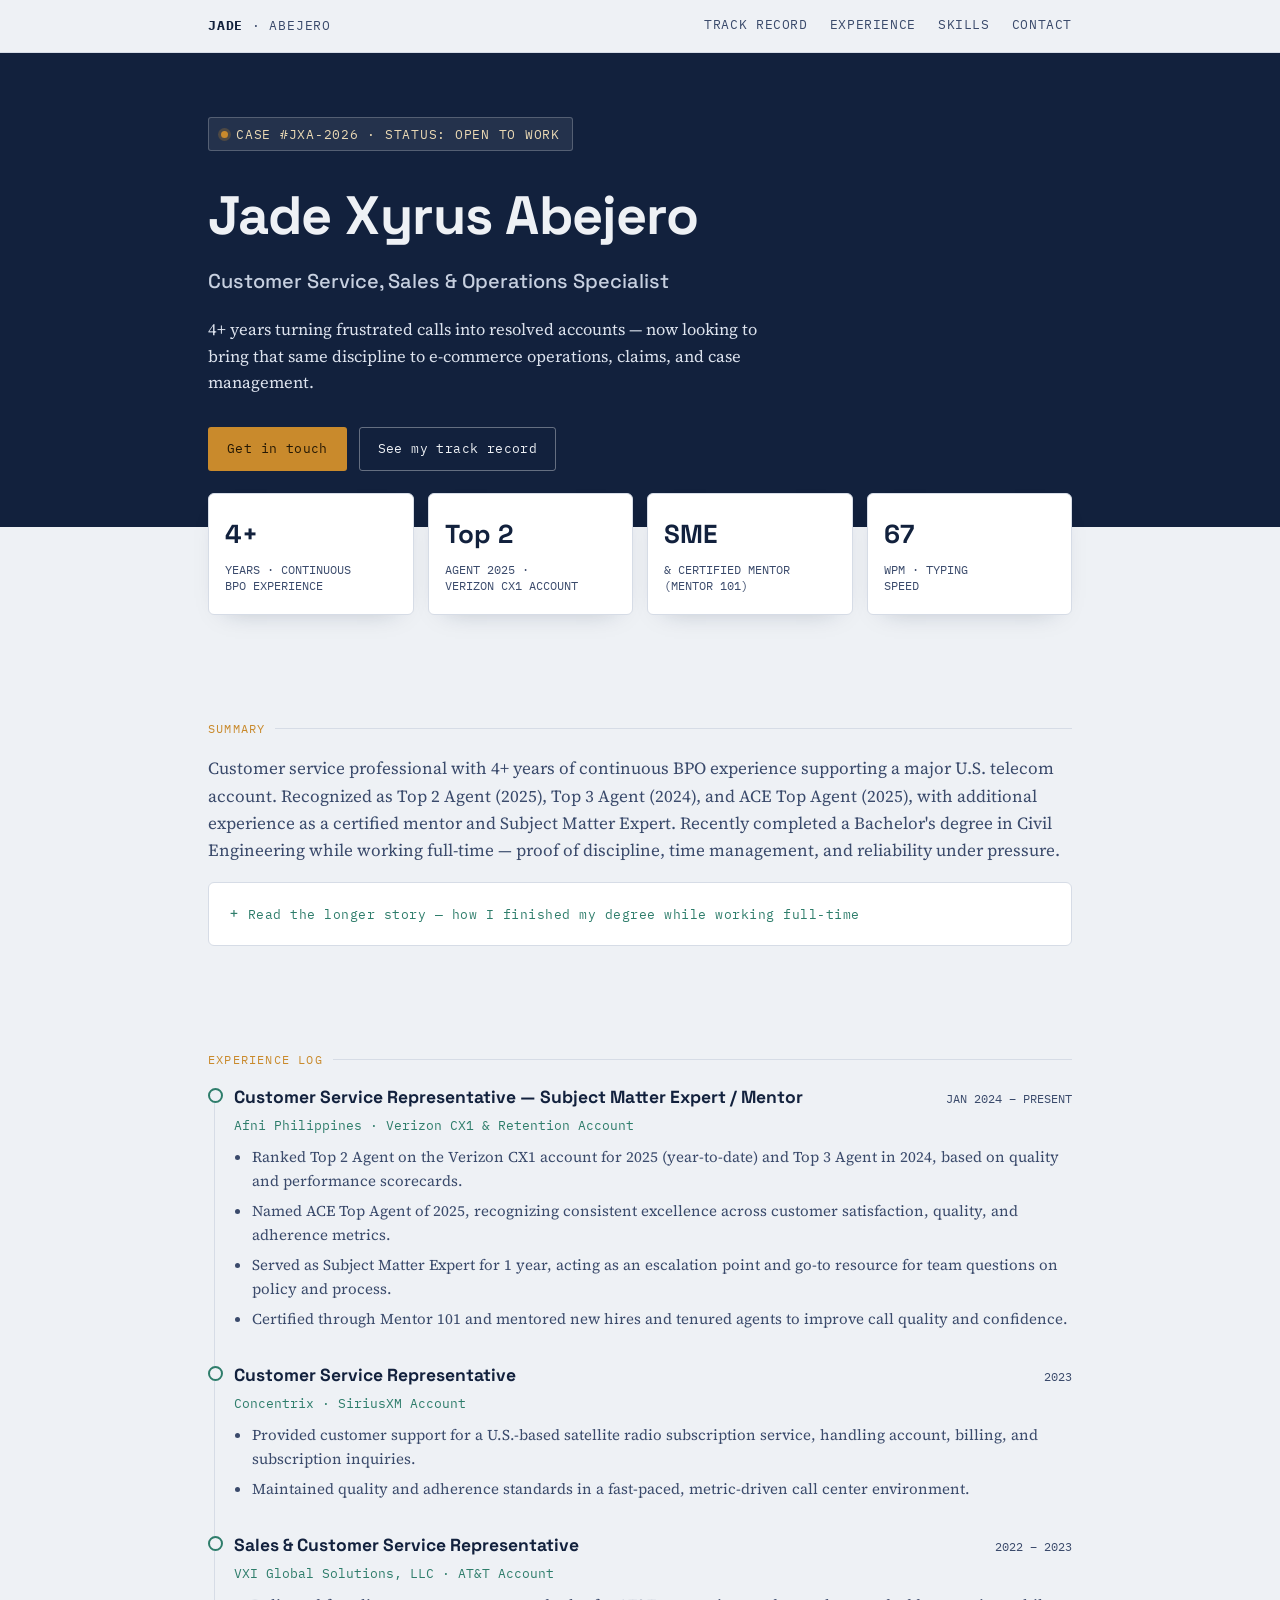
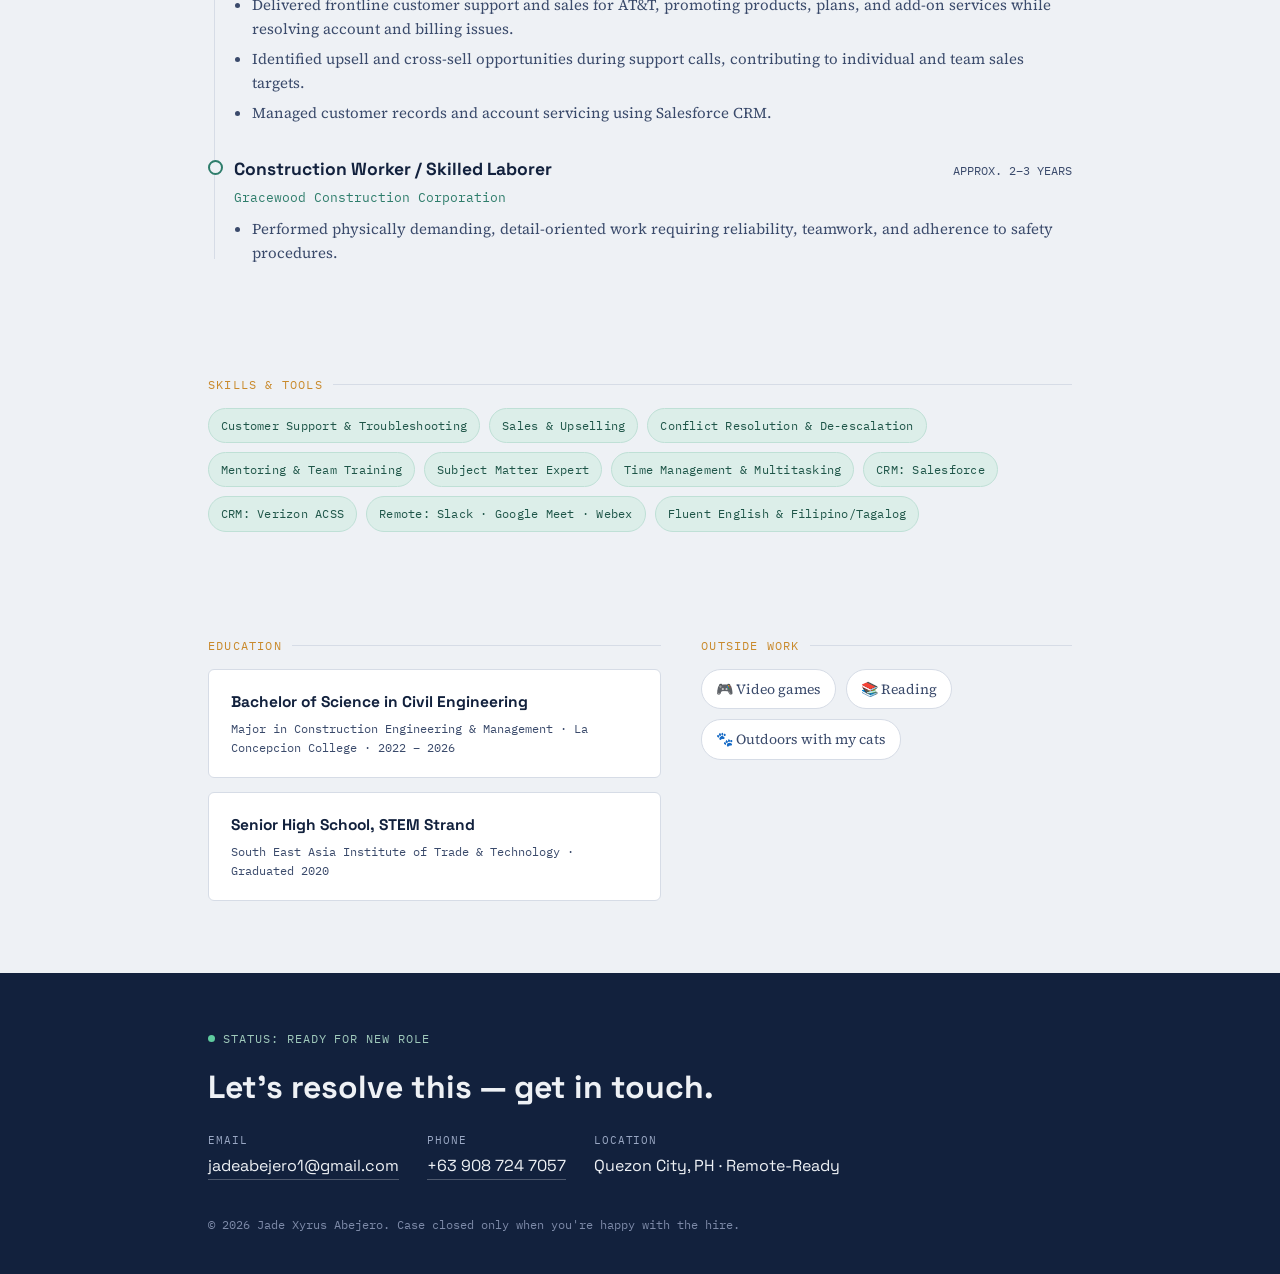
<file: Jade Xyrus Abejero portfolio.html>
<!DOCTYPE html>
<html lang="en">
<head>
<meta charset="UTF-8">
<meta name="viewport" content="width=device-width, initial-scale=1.0">
<title>Jade Xyrus Abejero — Customer Service, Sales &amp; Operations Specialist</title>
<link rel="preconnect" href="https://fonts.googleapis.com">
<link href="https://fonts.googleapis.com/css2?family=Space+Grotesk:wght@400;500;600;700&family=Source+Serif+4:opsz,wght@8..60,400;8..60,500;8..60,600&family=IBM+Plex+Mono:wght@400;500;600&display=swap" rel="stylesheet">
<style>
  :root{
    --ink:#12213D;
    --ink-soft:#3A4A6B;
    --paper:#EEF1F5;
    --paper-card:#FFFFFF;
    --line:#D6DCE6;
    --gold:#C98A2C;
    --gold-soft:#F3E3C6;
    --teal:#2E7D6B;
    --teal-soft:#DCEEE9;
    --font-display: 'Space Grotesk', sans-serif;
    --font-body: 'Source Serif 4', serif;
    --font-mono: 'IBM Plex Mono', monospace;
  }

  *{box-sizing:border-box;}
  html{scroll-behavior:smooth;}
  body{
    margin:0;
    background:var(--paper);
    color:var(--ink);
    font-family:var(--font-body);
    line-height:1.6;
  }

  a{color:inherit;}

  .wrap{max-width:920px;margin:0 auto;padding:0 28px;}

  /* NAV */
  nav.topbar{
    position:sticky;top:0;z-index:20;
    background:rgba(238,241,245,0.92);
    backdrop-filter:blur(6px);
    border-bottom:1px solid var(--line);
  }
  nav.topbar .wrap{
    display:flex;align-items:center;justify-content:space-between;
    padding-top:14px;padding-bottom:14px;
  }
  .brand{
    font-family:var(--font-mono);
    font-size:13px;
    letter-spacing:0.06em;
    color:var(--ink-soft);
  }
  .brand strong{color:var(--ink);}
  .navlinks{display:flex;gap:22px;font-family:var(--font-mono);font-size:12.5px;text-transform:uppercase;letter-spacing:0.05em;}
  .navlinks a{text-decoration:none;color:var(--ink-soft);border-bottom:1px solid transparent;padding-bottom:3px;transition:border-color .15s, color .15s;}
  .navlinks a:hover{color:var(--ink);border-color:var(--gold);}
  .navlinks a:focus-visible, a:focus-visible{outline:2px solid var(--gold);outline-offset:3px;}

  /* HERO */
  header.hero{
    background:var(--ink);
    color:var(--paper);
    padding:64px 0 56px;
  }
  .ticket-badge{
    display:inline-flex;align-items:center;gap:8px;
    font-family:var(--font-mono);
    font-size:12.5px;
    letter-spacing:0.06em;
    background:rgba(255,255,255,0.08);
    border:1px solid rgba(255,255,255,0.22);
    color:#EAD9B4;
    padding:6px 12px;
    border-radius:3px;
  }
  .ticket-badge .dot{
    width:7px;height:7px;border-radius:50%;
    background:var(--gold);
    box-shadow:0 0 0 3px rgba(201,138,44,0.25);
  }
  header.hero h1{
    font-family:var(--font-display);
    font-size:clamp(34px,5.5vw,54px);
    font-weight:700;
    margin:22px 0 6px;
    letter-spacing:-0.01em;
  }
  header.hero .role{
    font-family:var(--font-display);
    font-size:clamp(16px,2.4vw,20px);
    color:#C7D0E0;
    font-weight:500;
    margin:0 0 20px;
  }
  header.hero .pitch{
    max-width:560px;
    font-size:16.5px;
    color:#DCE2ED;
    margin:0 0 30px;
  }
  .hero-actions{display:flex;flex-wrap:wrap;gap:12px;}
  .btn{
    font-family:var(--font-mono);
    font-size:13px;
    letter-spacing:0.03em;
    padding:11px 18px;
    border-radius:3px;
    text-decoration:none;
    display:inline-block;
    border:1px solid transparent;
    transition:transform .12s ease, background .15s ease;
  }
  .btn:hover{transform:translateY(-1px);}
  .btn-primary{background:var(--gold);color:#241804;}
  .btn-primary:hover{background:#DDA042;}
  .btn-secondary{background:transparent;color:var(--paper);border-color:rgba(255,255,255,0.35);}
  .btn-secondary:hover{border-color:var(--gold);color:var(--gold-soft);}

  /* SECTION LABEL */
  .section-label{
    font-family:var(--font-mono);
    font-size:12px;
    letter-spacing:0.1em;
    text-transform:uppercase;
    color:var(--gold);
    display:flex;align-items:center;gap:10px;
    margin-bottom:14px;
  }
  .section-label::after{
    content:"";
    flex:1;
    height:1px;
    background:var(--line);
  }

  section{padding:52px 0;}
  section#track{padding-top:0;margin-top:-30px;}

  /* SCORECARD */
  .scorecard{
    display:grid;
    grid-template-columns:repeat(4,1fr);
    gap:14px;
  }
  .stat{
    background:var(--paper-card);
    border:1px solid var(--line);
    border-radius:6px;
    padding:20px 16px;
    box-shadow:0 10px 26px -18px rgba(18,33,61,0.35);
  }
  .stat .num{
    font-family:var(--font-display);
    font-weight:700;
    font-size:26px;
    color:var(--ink);
  }
  .stat .lbl{
    font-family:var(--font-mono);
    font-size:11.5px;
    color:var(--ink-soft);
    margin-top:6px;
    line-height:1.4;
  }

  h2.h{
    font-family:var(--font-display);
    font-size:26px;
    font-weight:700;
    margin:0 0 16px;
    color:var(--ink);
  }

  p.lead{font-size:17px;color:var(--ink-soft);}

  /* STORY TOGGLE */
  details.story{
    margin-top:18px;
    border:1px solid var(--line);
    border-radius:6px;
    background:var(--paper-card);
    padding:2px 20px;
  }
  details.story summary{
    cursor:pointer;
    font-family:var(--font-mono);
    font-size:12.5px;
    letter-spacing:0.04em;
    color:var(--teal);
    padding:16px 0;
    list-style:none;
    display:flex;
    align-items:center;
    gap:8px;
  }
  details.story summary::-webkit-details-marker{display:none;}
  details.story summary::before{
    content:"+";
    font-family:var(--font-display);
    font-size:16px;
    color:var(--teal);
  }
  details.story[open] summary::before{content:"–";}
  details.story .story-body{
    padding-bottom:20px;
    color:var(--ink-soft);
    font-size:15.5px;
  }
  details.story .story-body p{margin:0 0 14px;}
  details.story .verse{
    font-style:italic;
    color:var(--ink);
    border-left:3px solid var(--gold);
    padding-left:14px;
    margin:0 0 16px;
  }

  /* EXPERIENCE TIMELINE */
  .timeline{position:relative;padding-left:26px;}
  .timeline::before{
    content:"";
    position:absolute;left:6px;top:6px;bottom:6px;
    width:1px;background:var(--line);
  }
  .entry{position:relative;margin-bottom:30px;}
  .entry:last-child{margin-bottom:0;}
  .entry::before{
    content:"";
    position:absolute;left:-26px;top:5px;
    width:11px;height:11px;border-radius:50%;
    background:var(--paper);
    border:2px solid var(--teal);
  }
  .entry-head{
    display:flex;flex-wrap:wrap;align-items:baseline;justify-content:space-between;gap:8px 16px;
  }
  .entry-title{
    font-family:var(--font-display);
    font-weight:700;
    font-size:17.5px;
    color:var(--ink);
  }
  .entry-date{
    font-family:var(--font-mono);
    font-size:12px;
    color:var(--ink-soft);
    white-space:nowrap;
  }
  .entry-org{
    font-family:var(--font-mono);
    font-size:12.5px;
    color:var(--teal);
    margin:4px 0 10px;
  }
  .entry ul{margin:0;padding-left:18px;}
  .entry li{margin-bottom:6px;color:var(--ink-soft);font-size:15px;}

  /* SKILLS */
  .chips{display:flex;flex-wrap:wrap;gap:9px;}
  .chip{
    font-family:var(--font-mono);
    font-size:12px;
    letter-spacing:0.02em;
    background:var(--teal-soft);
    color:#1E5548;
    border:1px solid #BFE0D6;
    padding:7px 12px;
    border-radius:20px;
  }

  /* TWO COL */
  .twocol{display:grid;grid-template-columns:1.1fr 0.9fr;gap:40px;}

  .card{
    background:var(--paper-card);
    border:1px solid var(--line);
    border-radius:6px;
    padding:20px 22px;
  }
  .card + .card{margin-top:14px;}
  .card h3{
    font-family:var(--font-display);
    font-size:15.5px;
    margin:0 0 4px;
    color:var(--ink);
  }
  .card .meta{
    font-family:var(--font-mono);
    font-size:12px;
    color:var(--ink-soft);
  }

  .hobby-row{display:flex;flex-wrap:wrap;gap:10px;margin-top:12px;}
  .hobby{
    display:flex;align-items:center;gap:8px;
    background:var(--paper-card);
    border:1px solid var(--line);
    border-radius:20px;
    padding:8px 14px;
    font-size:14px;
    color:var(--ink-soft);
  }

  /* FOOTER / CONTACT */
  footer{
    background:var(--ink);
    color:var(--paper);
    padding:56px 0 40px;
    margin-top:20px;
  }
  footer .status{
    font-family:var(--font-mono);
    font-size:12px;
    letter-spacing:0.08em;
    color:#9FC9BB;
    display:flex;align-items:center;gap:8px;
    margin-bottom:14px;
  }
  footer .status .dot{width:7px;height:7px;border-radius:50%;background:#5FCB9F;}
  footer h2{
    font-family:var(--font-display);
    font-size:clamp(24px,4vw,32px);
    margin:0 0 18px;
  }
  .contact-row{display:flex;flex-wrap:wrap;gap:28px;margin-top:8px;}
  .contact-item{display:flex;flex-direction:column;gap:4px;}
  .contact-item .k{font-family:var(--font-mono);font-size:11px;letter-spacing:0.08em;color:#9AA8C4;text-transform:uppercase;}
  .contact-item a{font-family:var(--font-display);font-size:16px;color:var(--paper);text-decoration:none;border-bottom:1px solid rgba(255,255,255,0.25);}
  .contact-item a:hover{border-color:var(--gold);color:var(--gold-soft);}
  .foot-note{margin-top:36px;font-family:var(--font-mono);font-size:11.5px;color:#7D8AA8;}

  @media (max-width:760px){
    .scorecard{grid-template-columns:repeat(2,1fr);}
    .twocol{grid-template-columns:1fr;}
    .navlinks{display:none;}
  }

  @media (prefers-reduced-motion: reduce){
    html{scroll-behavior:auto;}
    *{transition:none !important;}
  }
</style>
</head>
<body>

<nav class="topbar">
  <div class="wrap">
    <div class="brand"><strong>JADE</strong> · ABEJERO</div>
    <div class="navlinks">
      <a href="#track">Track Record</a>
      <a href="#experience">Experience</a>
      <a href="#skills">Skills</a>
      <a href="#contact">Contact</a>
    </div>
  </div>
</nav>

<header class="hero">
  <div class="wrap">
    <span class="ticket-badge"><span class="dot"></span>CASE #JXA-2026 · STATUS: OPEN TO WORK</span>
    <h1>Jade Xyrus Abejero</h1>
    <p class="role">Customer Service, Sales &amp; Operations Specialist</p>
    <p class="pitch">4+ years turning frustrated calls into resolved accounts — now looking to bring that same discipline to e-commerce operations, claims, and case management.</p>
    <div class="hero-actions">
      <a class="btn btn-primary" href="#contact">Get in touch</a>
      <a class="btn btn-secondary" href="#experience">See my track record</a>
    </div>
  </div>
</header>

<section id="track">
  <div class="wrap">
    <div class="scorecard" style="margin-top:-34px;">
      <div class="stat">
        <div class="num">4+</div>
        <div class="lbl">YEARS · CONTINUOUS<br>BPO EXPERIENCE</div>
      </div>
      <div class="stat">
        <div class="num">Top 2</div>
        <div class="lbl">AGENT 2025 ·<br>VERIZON CX1 ACCOUNT</div>
      </div>
      <div class="stat">
        <div class="num">SME</div>
        <div class="lbl">& CERTIFIED MENTOR<br>(MENTOR 101)</div>
      </div>
      <div class="stat">
        <div class="num">67</div>
        <div class="lbl">WPM · TYPING<br>SPEED</div>
      </div>
    </div>
  </div>
</section>

<section id="about">
  <div class="wrap">
    <div class="section-label">Summary</div>
    <p class="lead">Customer service professional with 4+ years of continuous BPO experience supporting a major U.S. telecom account. Recognized as Top 2 Agent (2025), Top 3 Agent (2024), and ACE Top Agent (2025), with additional experience as a certified mentor and Subject Matter Expert. Recently completed a Bachelor's degree in Civil Engineering while working full-time — proof of discipline, time management, and reliability under pressure.</p>

    <details class="story">
      <summary>Read the longer story — how I finished my degree while working full-time</summary>
      <div class="story-body">
        <p class="verse">"I can do all things through Christ who strengthens me." — Philippians 4:13</p>
        <p>For years, this verse sat on a small notepad at my workstation — something I read before every shift. I spent my entire college life as a working student: construction work, a stint exploring trading, and eventually a career in BPO, all while pursuing a full-time Civil Engineering degree.</p>
        <p>Balancing both took more than time — it took discipline and sacrifice. There were shifts where I handled clients solo while the rest of my team was on a different schedule, because my leaders trusted me enough to accommodate my class schedule. That trust, and the support of my family, is a big part of why I show up the way I do at work today.</p>
        <p>In 2026, I graduated with a B.S. in Civil Engineering, majoring in Construction Engineering and Management — a milestone that represents years of long shifts, sleepless nights, and choosing not to quit when it would've been easier to.</p>
      </div>
    </details>
  </div>
</section>

<section id="experience">
  <div class="wrap">
    <div class="section-label">Experience Log</div>
    <div class="timeline">

      <div class="entry">
        <div class="entry-head">
          <div class="entry-title">Customer Service Representative — Subject Matter Expert / Mentor</div>
          <div class="entry-date">JAN 2024 – PRESENT</div>
        </div>
        <div class="entry-org">Afni Philippines · Verizon CX1 &amp; Retention Account</div>
        <ul>
          <li>Ranked Top 2 Agent on the Verizon CX1 account for 2025 (year-to-date) and Top 3 Agent in 2024, based on quality and performance scorecards.</li>
          <li>Named ACE Top Agent of 2025, recognizing consistent excellence across customer satisfaction, quality, and adherence metrics.</li>
          <li>Served as Subject Matter Expert for 1 year, acting as an escalation point and go-to resource for team questions on policy and process.</li>
          <li>Certified through Mentor 101 and mentored new hires and tenured agents to improve call quality and confidence.</li>
        </ul>
      </div>

      <div class="entry">
        <div class="entry-head">
          <div class="entry-title">Customer Service Representative</div>
          <div class="entry-date">2023</div>
        </div>
        <div class="entry-org">Concentrix · SiriusXM Account</div>
        <ul>
          <li>Provided customer support for a U.S.-based satellite radio subscription service, handling account, billing, and subscription inquiries.</li>
          <li>Maintained quality and adherence standards in a fast-paced, metric-driven call center environment.</li>
        </ul>
      </div>

      <div class="entry">
        <div class="entry-head">
          <div class="entry-title">Sales &amp; Customer Service Representative</div>
          <div class="entry-date">2022 – 2023</div>
        </div>
        <div class="entry-org">VXI Global Solutions, LLC · AT&amp;T Account</div>
        <ul>
          <li>Delivered frontline customer support and sales for AT&amp;T, promoting products, plans, and add-on services while resolving account and billing issues.</li>
          <li>Identified upsell and cross-sell opportunities during support calls, contributing to individual and team sales targets.</li>
          <li>Managed customer records and account servicing using Salesforce CRM.</li>
        </ul>
      </div>

      <div class="entry">
        <div class="entry-head">
          <div class="entry-title">Construction Worker / Skilled Laborer</div>
          <div class="entry-date">APPROX. 2–3 YEARS</div>
        </div>
        <div class="entry-org">Gracewood Construction Corporation</div>
        <ul>
          <li>Performed physically demanding, detail-oriented work requiring reliability, teamwork, and adherence to safety procedures.</li>
        </ul>
      </div>

    </div>
  </div>
</section>

<section id="skills">
  <div class="wrap">
    <div class="section-label">Skills &amp; Tools</div>
    <div class="chips">
      <span class="chip">Customer Support &amp; Troubleshooting</span>
      <span class="chip">Sales &amp; Upselling</span>
      <span class="chip">Conflict Resolution &amp; De-escalation</span>
      <span class="chip">Mentoring &amp; Team Training</span>
      <span class="chip">Subject Matter Expert</span>
      <span class="chip">Time Management &amp; Multitasking</span>
      <span class="chip">CRM: Salesforce</span>
      <span class="chip">CRM: Verizon ACSS</span>
      <span class="chip">Remote: Slack · Google Meet · Webex</span>
      <span class="chip">Fluent English &amp; Filipino/Tagalog</span>
    </div>
  </div>
</section>

<section id="more">
  <div class="wrap">
    <div class="twocol">
      <div>
        <div class="section-label">Education</div>
        <div class="card">
          <h3>Bachelor of Science in Civil Engineering</h3>
          <div class="meta">Major in Construction Engineering &amp; Management · La Concepcion College · 2022 – 2026</div>
        </div>
        <div class="card">
          <h3>Senior High School, STEM Strand</h3>
          <div class="meta">South East Asia Institute of Trade &amp; Technology · Graduated 2020</div>
        </div>
      </div>
      <div>
        <div class="section-label">Outside Work</div>
        <div class="hobby-row">
          <span class="hobby">🎮 Video games</span>
          <span class="hobby">📚 Reading</span>
          <span class="hobby">🐾 Outdoors with my cats</span>
        </div>
      </div>
    </div>
  </div>
</section>

<footer id="contact">
  <div class="wrap">
    <div class="status"><span class="dot"></span>STATUS: READY FOR NEW ROLE</div>
    <h2>Let's resolve this — get in touch.</h2>
    <div class="contact-row">
      <div class="contact-item">
        <span class="k">Email</span>
        <a href="mailto:jadeabejero1@gmail.com">jadeabejero1@gmail.com</a>
      </div>
      <div class="contact-item">
        <span class="k">Phone</span>
        <a href="tel:+639087247057">+63 908 724 7057</a>
      </div>
      <div class="contact-item">
        <span class="k">Location</span>
        <span style="font-family:var(--font-display);font-size:16px;">Quezon City, PH · Remote-Ready</span>
      </div>
    </div>
    <div class="foot-note">© 2026 Jade Xyrus Abejero. Case closed only when you're happy with the hire.</div>
  </div>
</footer>

</body>
</html>
</file>
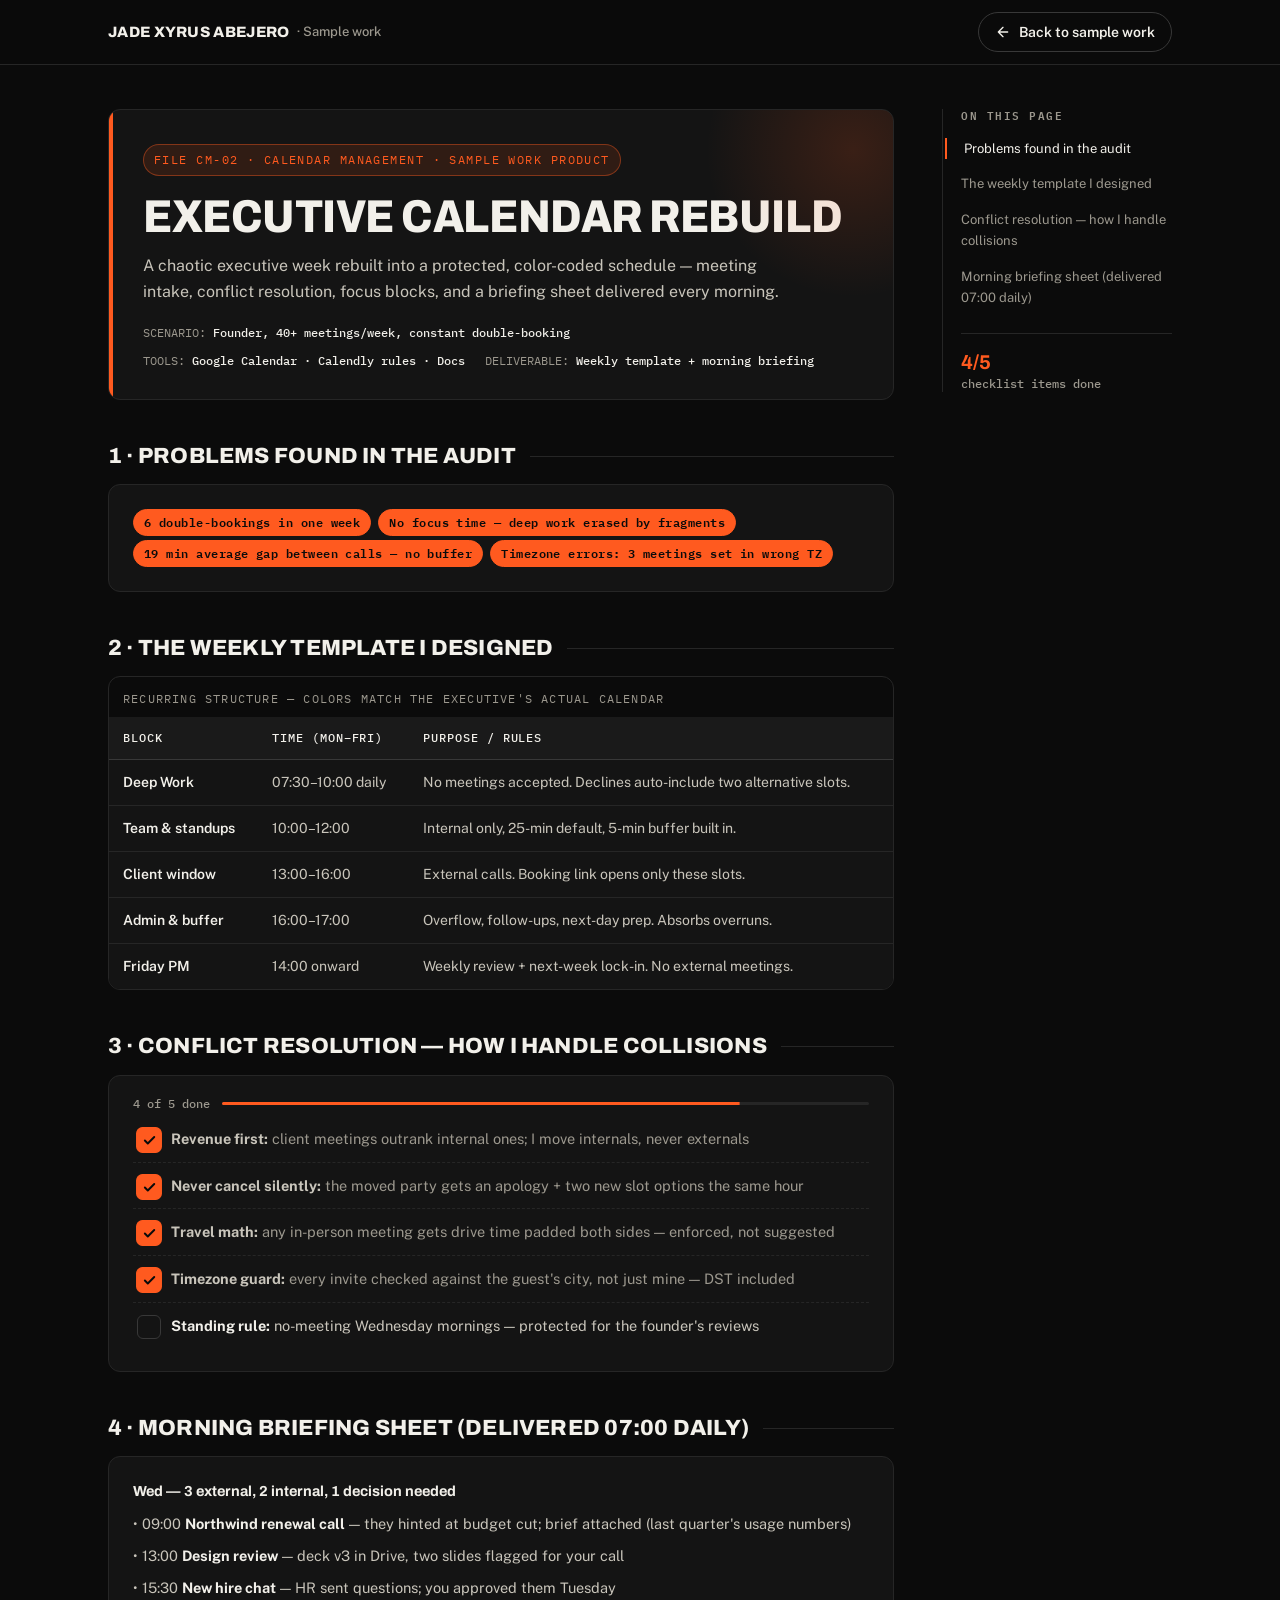
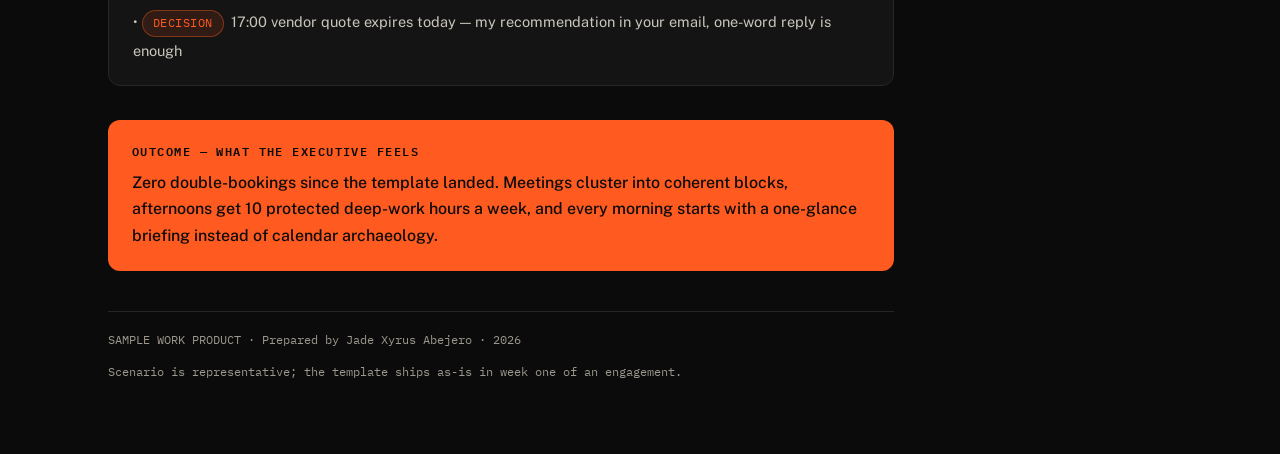
<file: samples/calendar-management.html>
<!DOCTYPE html>
<html lang="en">
<head>
<meta charset="UTF-8">
<meta name="viewport" content="width=device-width, initial-scale=1.0">
<meta name="theme-color" content="#0B0B0B">
<title>Sample: Executive Calendar &amp; Scheduling — Jade Xyrus Abejero</title>
<link rel="icon" href="data:image/svg+xml,%3Csvg xmlns='http://www.w3.org/2000/svg' viewBox='0 0 64 64'%3E%3Crect width='64' height='64' rx='14' fill='%230B0B0B'/%3E%3Ctext x='32' y='43' text-anchor='middle' font-family='Arial Black,Arial,sans-serif' font-weight='900' font-size='25' letter-spacing='-1'%3E%3Ctspan fill='%23F2F0EA'%3EJ%3C/tspan%3E%3Ctspan fill='%23FF5A1F'%3EX%3C/tspan%3E%3Ctspan fill='%23F2F0EA'%3EA%3C/tspan%3E%3C/text%3E%3C/svg%3E">
<link rel="preconnect" href="https://fonts.googleapis.com">
<link href="https://fonts.googleapis.com/css2?family=Archivo:wdth,wght@75..100,500..900&family=Public+Sans:wght@400;500;600;700&family=IBM+Plex+Mono:wght@400;500;600&display=swap" rel="stylesheet">
<link rel="stylesheet" href="../assets/samples.css">
</head>
<body>

<nav class="docbar">
  <div class="docbar-inner">
    <a class="brand" href="../index.html"><strong>Jade Xyrus Abejero</strong><span class="kind">· Sample work</span></a>
    <a class="backlink" href="../index.html#cases">Back to sample work</a>
  </div>
</nav>

<main class="doc">

  <div class="doc-head">
    <span class="filetag">FILE CM-02 · CALENDAR MANAGEMENT · SAMPLE WORK PRODUCT</span>
    <h1>Executive Calendar Rebuild</h1>
    <p class="brief">A chaotic executive week rebuilt into a protected, color-coded schedule — meeting intake, conflict resolution, focus blocks, and a briefing sheet delivered every morning.</p>
    <div class="context">
      <span>SCENARIO: <b>Founder, 40+ meetings/week, constant double-booking</b></span>
      <span>TOOLS: <b>Google Calendar · Calendly rules · Docs</b></span>
      <span>DELIVERABLE: <b>Weekly template + morning briefing</b></span>
    </div>
  </div>

  <h2 class="sect">1 · Problems found in the audit</h2>
  <div class="panel">
    <span class="pill red">6 double-bookings in one week</span>
    <span class="pill red">No focus time — deep work erased by fragments</span>
    <span class="pill red">19 min average gap between calls — no buffer</span>
    <span class="pill red">Timezone errors: 3 meetings set in wrong TZ</span>
  </div>

  <h2 class="sect">2 · The weekly template I designed</h2>
  <table class="grid">
    <caption>Recurring structure — colors match the executive's actual calendar</caption>
    <thead>
      <tr><th>Block</th><th>Time (Mon–Fri)</th><th>Purpose / rules</th></tr>
    </thead>
    <tbody>
      <tr><td><b>Deep Work</b></td><td>07:30–10:00 daily</td><td>No meetings accepted. Declines auto-include two alternative slots.</td></tr>
      <tr><td><b>Team &amp; standups</b></td><td>10:00–12:00</td><td>Internal only, 25-min default, 5-min buffer built in.</td></tr>
      <tr><td><b>Client window</b></td><td>13:00–16:00</td><td>External calls. Booking link opens only these slots.</td></tr>
      <tr><td><b>Admin &amp; buffer</b></td><td>16:00–17:00</td><td>Overflow, follow-ups, next-day prep. Absorbs overruns.</td></tr>
      <tr><td><b>Friday PM</b></td><td>14:00 onward</td><td>Weekly review + next-week lock-in. No external meetings.</td></tr>
    </tbody>
  </table>

  <h2 class="sect">3 · Conflict resolution — how I handle collisions</h2>
  <div class="panel">
    <ul class="checks">
      <li><b>Revenue first:</b> client meetings outrank internal ones; I move internals, never externals</li>
      <li><b>Never cancel silently:</b> the moved party gets an apology + two new slot options the same hour</li>
      <li><b>Travel math:</b> any in-person meeting gets drive time padded both sides — enforced, not suggested</li>
      <li><b>Timezone guard:</b> every invite checked against the guest's city, not just mine — DST included</li>
      <li class="todo"><b>Standing rule:</b> no-meeting Wednesday mornings — protected for the founder's reviews</li>
    </ul>
  </div>

  <h2 class="sect">4 · Morning briefing sheet (delivered 07:00 daily)</h2>
  <div class="panel" style="font-size:14.5px;">
    <p style="margin:0 0 8px;"><b style="font-family:var(--font-display);">Wed — 3 external, 2 internal, 1 decision needed</b></p>
    <p style="margin:0 0 8px;">• 09:00 <b>Northwind renewal call</b> — they hinted at budget cut; brief attached (last quarter's usage numbers)</p>
    <p style="margin:0 0 8px;">• 13:00 <b>Design review</b> — deck v3 in Drive, two slides flagged for your call</p>
    <p style="margin:0 0 8px;">• 15:30 <b>New hire chat</b> — HR sent questions; you approved them Tuesday</p>
    <p style="margin:0;">• <span class="pill gold">DECISION</span> 17:00 vendor quote expires today — my recommendation in your email, one-word reply is enough</p>
  </div>

  <div class="result">
    <span class="rk">Outcome — what the executive feels</span>
    <p>Zero double-bookings since the template landed. Meetings cluster into coherent blocks, afternoons get 10 protected deep-work hours a week, and every morning starts with a one-glance briefing instead of calendar archaeology.</p>
  </div>

  <div class="docfoot">
    <span>SAMPLE WORK PRODUCT · Prepared by Jade Xyrus Abejero · 2026</span>
    <span>Scenario is representative; the template ships as-is in week one of an engagement.</span>
  </div>

</main>

<script src="../assets/sample.js" defer></script>
</body>
</html>
</file>
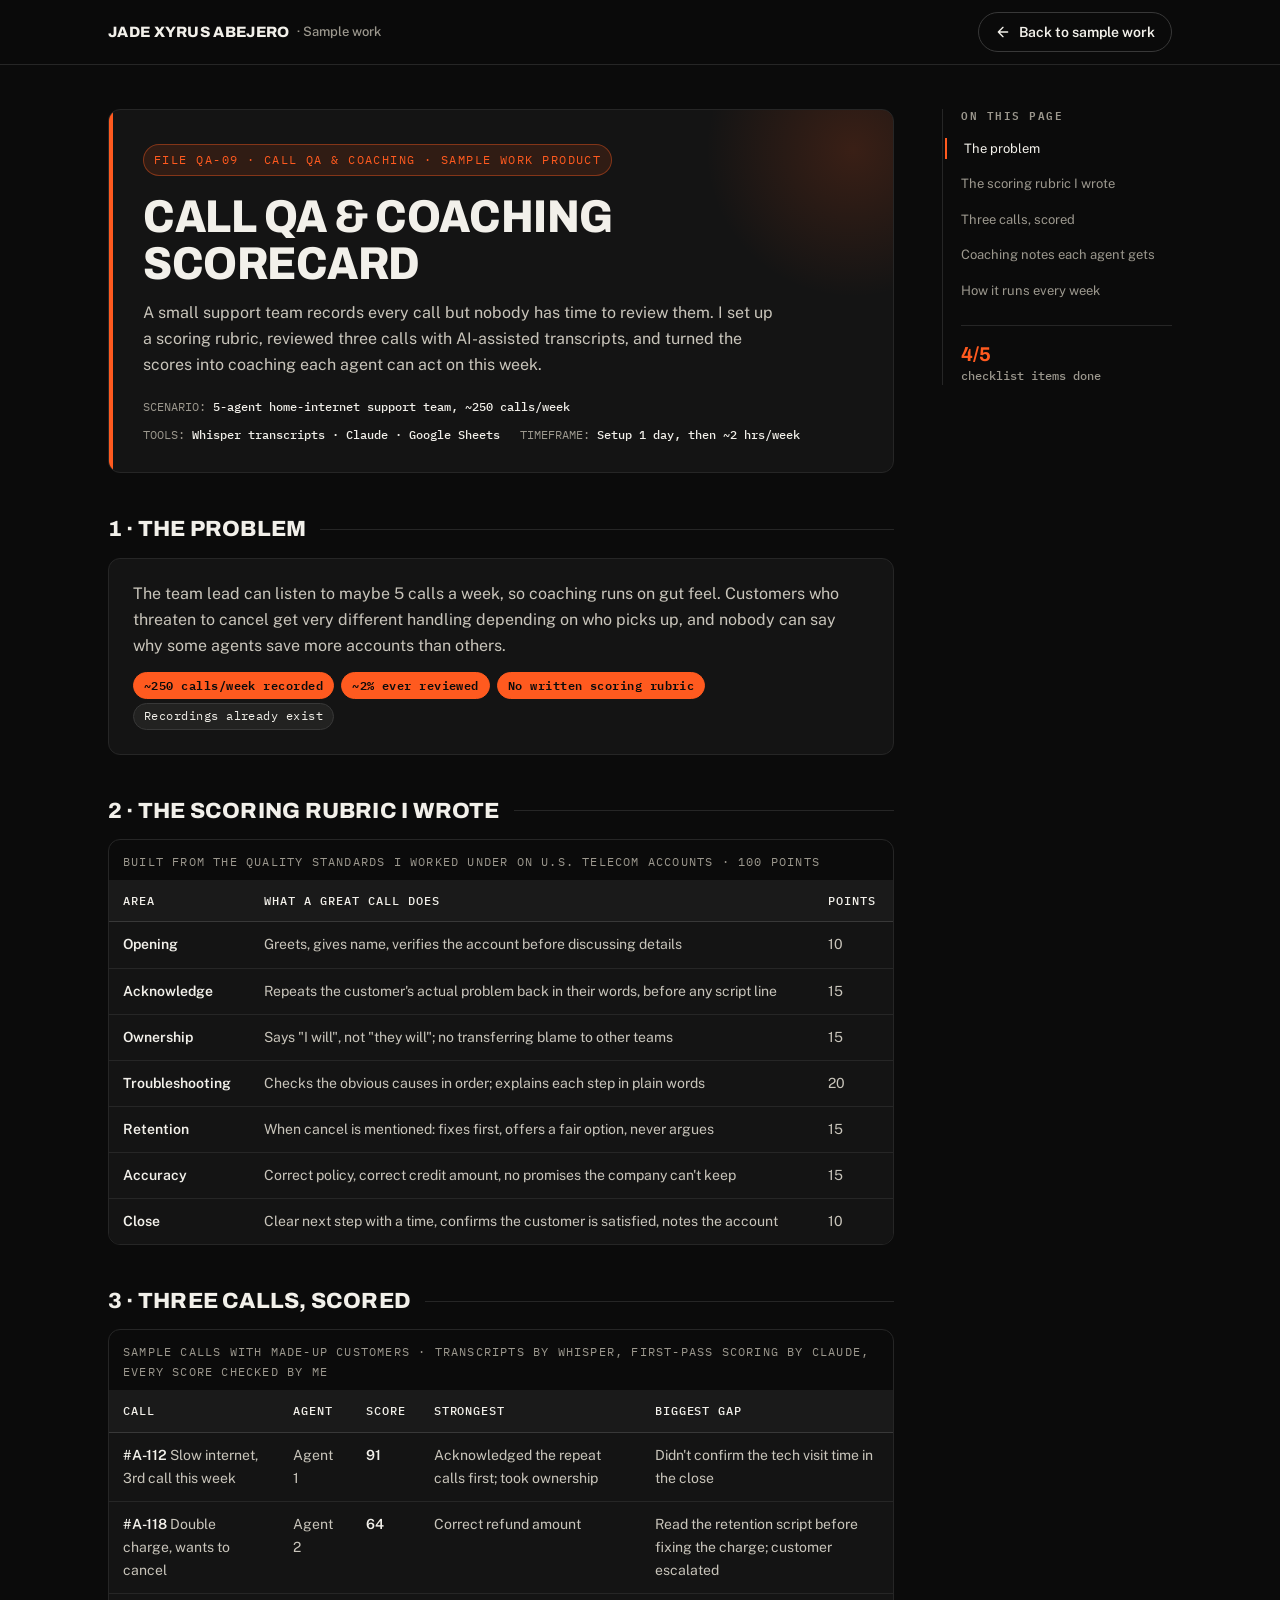
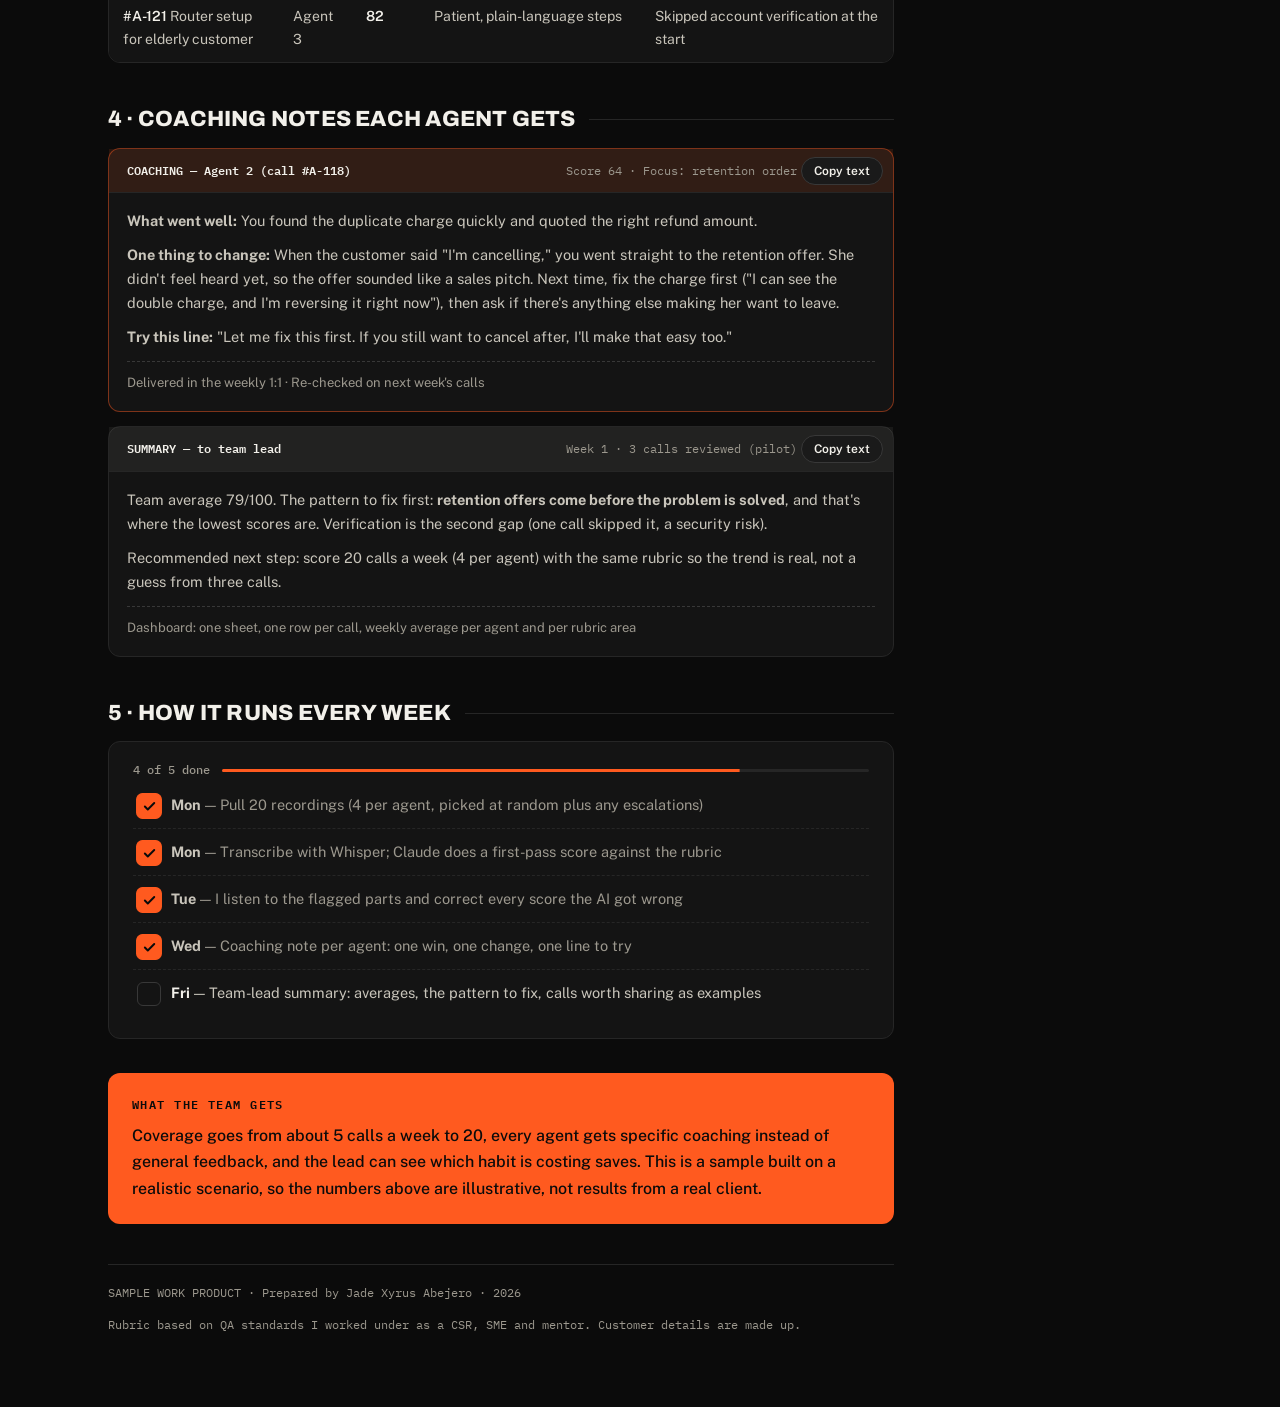
<file: samples/call-qa-coaching.html>
<!DOCTYPE html>
<html lang="en">
<head>
<meta charset="UTF-8">
<meta name="viewport" content="width=device-width, initial-scale=1.0">
<meta name="theme-color" content="#0B0B0B">
<title>Sample: Call QA &amp; Coaching Scorecard — Jade Xyrus Abejero</title>
<link rel="icon" href="data:image/svg+xml,%3Csvg xmlns='http://www.w3.org/2000/svg' viewBox='0 0 64 64'%3E%3Crect width='64' height='64' rx='14' fill='%230B0B0B'/%3E%3Ctext x='32' y='43' text-anchor='middle' font-family='Arial Black,Arial,sans-serif' font-weight='900' font-size='25' letter-spacing='-1'%3E%3Ctspan fill='%23F2F0EA'%3EJ%3C/tspan%3E%3Ctspan fill='%23FF5A1F'%3EX%3C/tspan%3E%3Ctspan fill='%23F2F0EA'%3EA%3C/tspan%3E%3C/text%3E%3C/svg%3E">
<link rel="preconnect" href="https://fonts.googleapis.com">
<link href="https://fonts.googleapis.com/css2?family=Archivo:wdth,wght@75..100,500..900&family=Public+Sans:wght@400;500;600;700&family=IBM+Plex+Mono:wght@400;500;600&display=swap" rel="stylesheet">
<link rel="stylesheet" href="../assets/samples.css">
</head>
<body>

<nav class="docbar">
  <div class="docbar-inner">
    <a class="brand" href="../index.html"><strong>Jade Xyrus Abejero</strong><span class="kind">· Sample work</span></a>
    <a class="backlink" href="../index.html#cases">Back to sample work</a>
  </div>
</nav>

<main class="doc">

  <div class="doc-head">
    <span class="filetag">FILE QA-09 · CALL QA &amp; COACHING · SAMPLE WORK PRODUCT</span>
    <h1>Call QA &amp; Coaching Scorecard</h1>
    <p class="brief">A small support team records every call but nobody has time to review them. I set up a scoring rubric, reviewed three calls with AI-assisted transcripts, and turned the scores into coaching each agent can act on this week.</p>
    <div class="context">
      <span>SCENARIO: <b>5-agent home-internet support team, ~250 calls/week</b></span>
      <span>TOOLS: <b>Whisper transcripts · Claude · Google Sheets</b></span>
      <span>TIMEFRAME: <b>Setup 1 day, then ~2 hrs/week</b></span>
    </div>
  </div>

  <h2 class="sect">1 · The problem</h2>
  <div class="panel">
    <p style="margin:0 0 10px;">The team lead can listen to maybe 5 calls a week, so coaching runs on gut feel. Customers who threaten to cancel get very different handling depending on who picks up, and nobody can say why some agents save more accounts than others.</p>
    <span class="pill red">~250 calls/week recorded</span>
    <span class="pill red">~2% ever reviewed</span>
    <span class="pill red">No written scoring rubric</span>
    <span class="pill">Recordings already exist</span>
  </div>

  <h2 class="sect">2 · The scoring rubric I wrote</h2>
  <table class="grid">
    <caption>Built from the quality standards I worked under on U.S. telecom accounts · 100 points</caption>
    <thead>
      <tr><th>Area</th><th>What a great call does</th><th>Points</th></tr>
    </thead>
    <tbody>
      <tr><td><b>Opening</b></td><td>Greets, gives name, verifies the account before discussing details</td><td>10</td></tr>
      <tr><td><b>Acknowledge</b></td><td>Repeats the customer's actual problem back in their words, before any script line</td><td>15</td></tr>
      <tr><td><b>Ownership</b></td><td>Says "I will", not "they will"; no transferring blame to other teams</td><td>15</td></tr>
      <tr><td><b>Troubleshooting</b></td><td>Checks the obvious causes in order; explains each step in plain words</td><td>20</td></tr>
      <tr><td><b>Retention</b></td><td>When cancel is mentioned: fixes first, offers a fair option, never argues</td><td>15</td></tr>
      <tr><td><b>Accuracy</b></td><td>Correct policy, correct credit amount, no promises the company can't keep</td><td>15</td></tr>
      <tr><td><b>Close</b></td><td>Clear next step with a time, confirms the customer is satisfied, notes the account</td><td>10</td></tr>
    </tbody>
  </table>

  <h2 class="sect">3 · Three calls, scored</h2>
  <table class="grid">
    <caption>Sample calls with made-up customers · transcripts by Whisper, first-pass scoring by Claude, every score checked by me</caption>
    <thead>
      <tr><th>Call</th><th>Agent</th><th>Score</th><th>Strongest</th><th>Biggest gap</th></tr>
    </thead>
    <tbody>
      <tr><td><b>#A-112</b> Slow internet, 3rd call this week</td><td>Agent 1</td><td><b>91</b></td><td>Acknowledged the repeat calls first; took ownership</td><td>Didn't confirm the tech visit time in the close</td></tr>
      <tr><td><b>#A-118</b> Double charge, wants to cancel</td><td>Agent 2</td><td><b>64</b></td><td>Correct refund amount</td><td>Read the retention script before fixing the charge; customer escalated</td></tr>
      <tr><td><b>#A-121</b> Router setup for elderly customer</td><td>Agent 3</td><td><b>82</b></td><td>Patient, plain-language steps</td><td>Skipped account verification at the start</td></tr>
    </tbody>
  </table>

  <h2 class="sect">4 · Coaching notes each agent gets</h2>

  <div class="email draft">
    <div class="hdr">
      <span class="who">COACHING — Agent 2 (call #A-118)</span>
      <span class="stamp">Score 64 · Focus: retention order</span>
    </div>
    <div class="body">
      <p><b>What went well:</b> You found the duplicate charge quickly and quoted the right refund amount.</p>
      <p><b>One thing to change:</b> When the customer said "I'm cancelling," you went straight to the retention offer. She didn't feel heard yet, so the offer sounded like a sales pitch. Next time, fix the charge first ("I can see the double charge, and I'm reversing it right now"), then ask if there's anything else making her want to leave.</p>
      <p><b>Try this line:</b> "Let me fix this first. If you still want to cancel after, I'll make that easy too."</p>
      <div class="sig">Delivered in the weekly 1:1 · Re-checked on next week's calls</div>
    </div>
  </div>

  <div class="email sent">
    <div class="hdr">
      <span class="who">SUMMARY — to team lead</span>
      <span class="stamp">Week 1 · 3 calls reviewed (pilot)</span>
    </div>
    <div class="body">
      <p>Team average 79/100. The pattern to fix first: <b>retention offers come before the problem is solved</b>, and that's where the lowest scores are. Verification is the second gap (one call skipped it, a security risk).</p>
      <p>Recommended next step: score 20 calls a week (4 per agent) with the same rubric so the trend is real, not a guess from three calls.</p>
      <div class="sig">Dashboard: one sheet, one row per call, weekly average per agent and per rubric area</div>
    </div>
  </div>

  <h2 class="sect">5 · How it runs every week</h2>
  <div class="panel">
    <ul class="checks">
      <li><b>Mon</b> — Pull 20 recordings (4 per agent, picked at random plus any escalations)</li>
      <li><b>Mon</b> — Transcribe with Whisper; Claude does a first-pass score against the rubric</li>
      <li><b>Tue</b> — I listen to the flagged parts and correct every score the AI got wrong</li>
      <li><b>Wed</b> — Coaching note per agent: one win, one change, one line to try</li>
      <li class="todo"><b>Fri</b> — Team-lead summary: averages, the pattern to fix, calls worth sharing as examples</li>
    </ul>
  </div>

  <div class="result">
    <span class="rk">What the team gets</span>
    <p>Coverage goes from about 5 calls a week to 20, every agent gets specific coaching instead of general feedback, and the lead can see which habit is costing saves. This is a sample built on a realistic scenario, so the numbers above are illustrative, not results from a real client.</p>
  </div>

  <div class="docfoot">
    <span>SAMPLE WORK PRODUCT · Prepared by Jade Xyrus Abejero · 2026</span>
    <span>Rubric based on QA standards I worked under as a CSR, SME and mentor. Customer details are made up.</span>
  </div>

</main>

<script src="../assets/sample.js" defer></script>
</body>
</html>
</file>
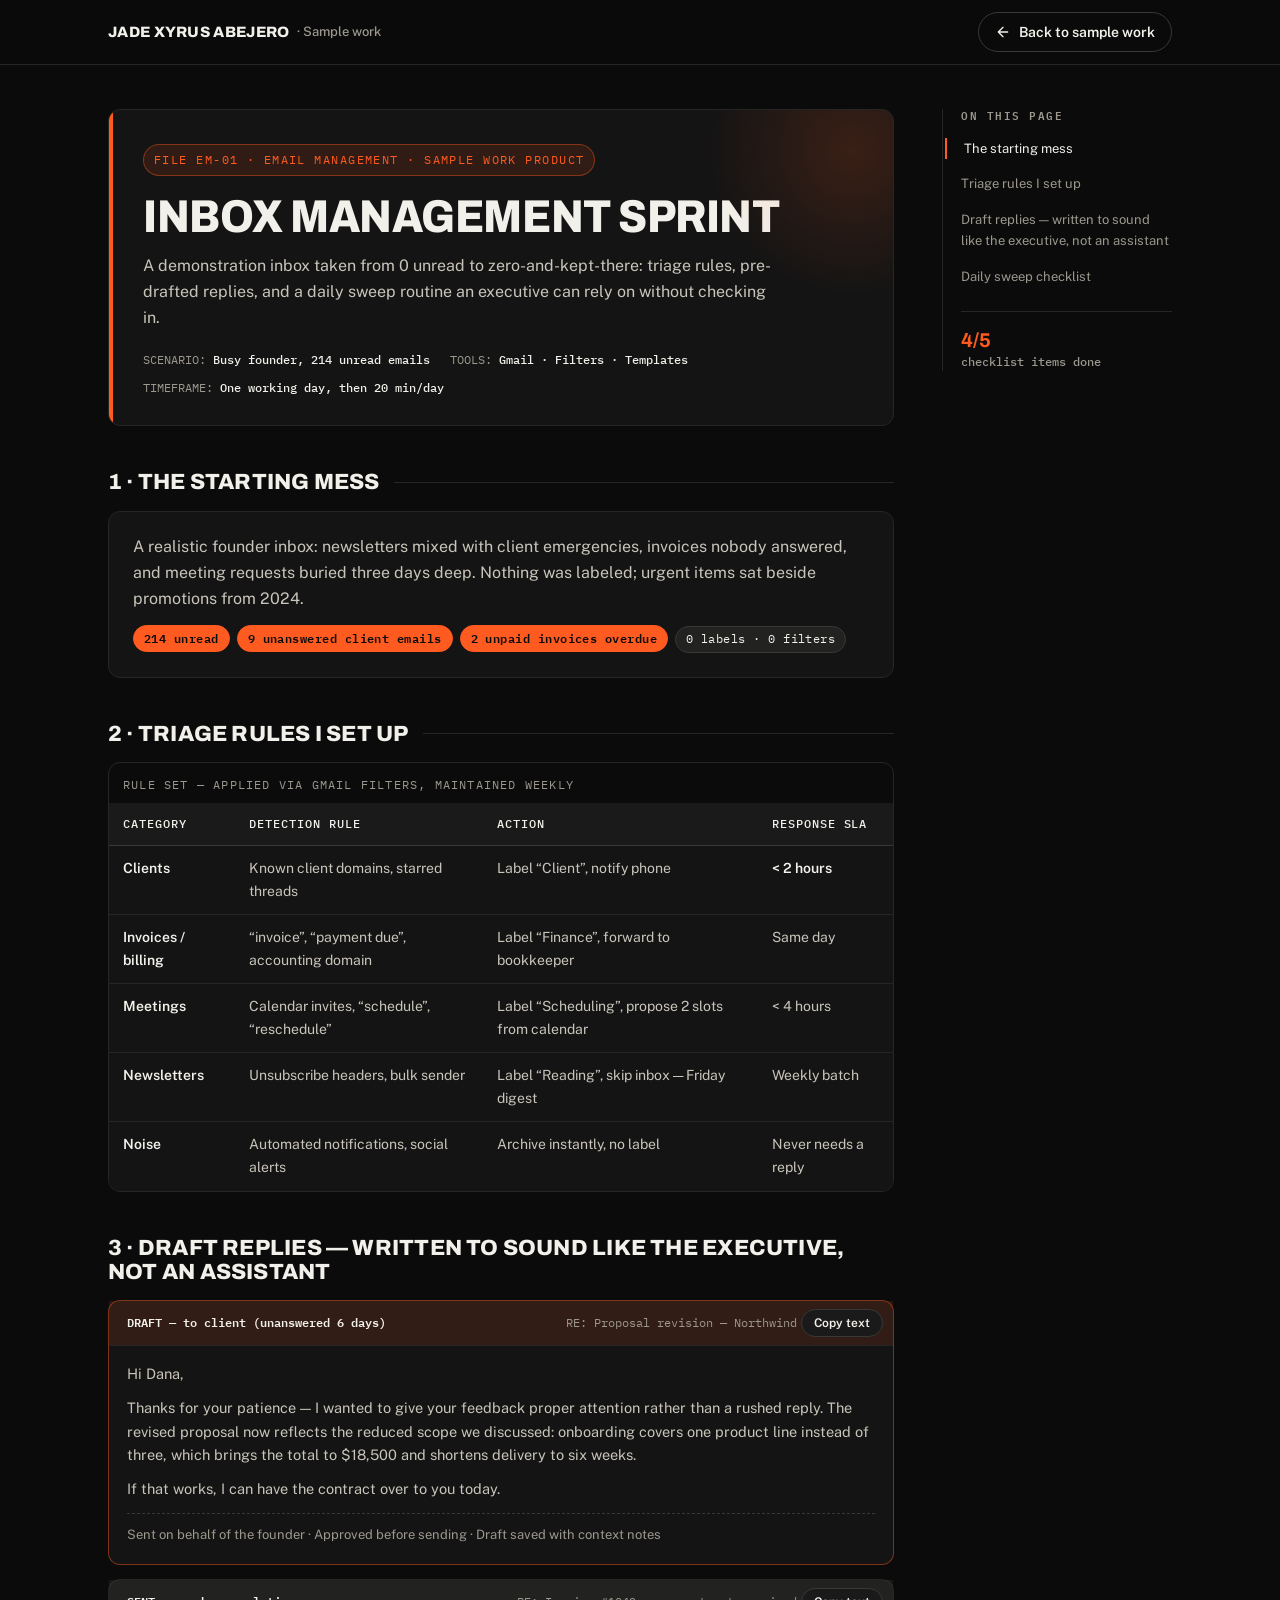
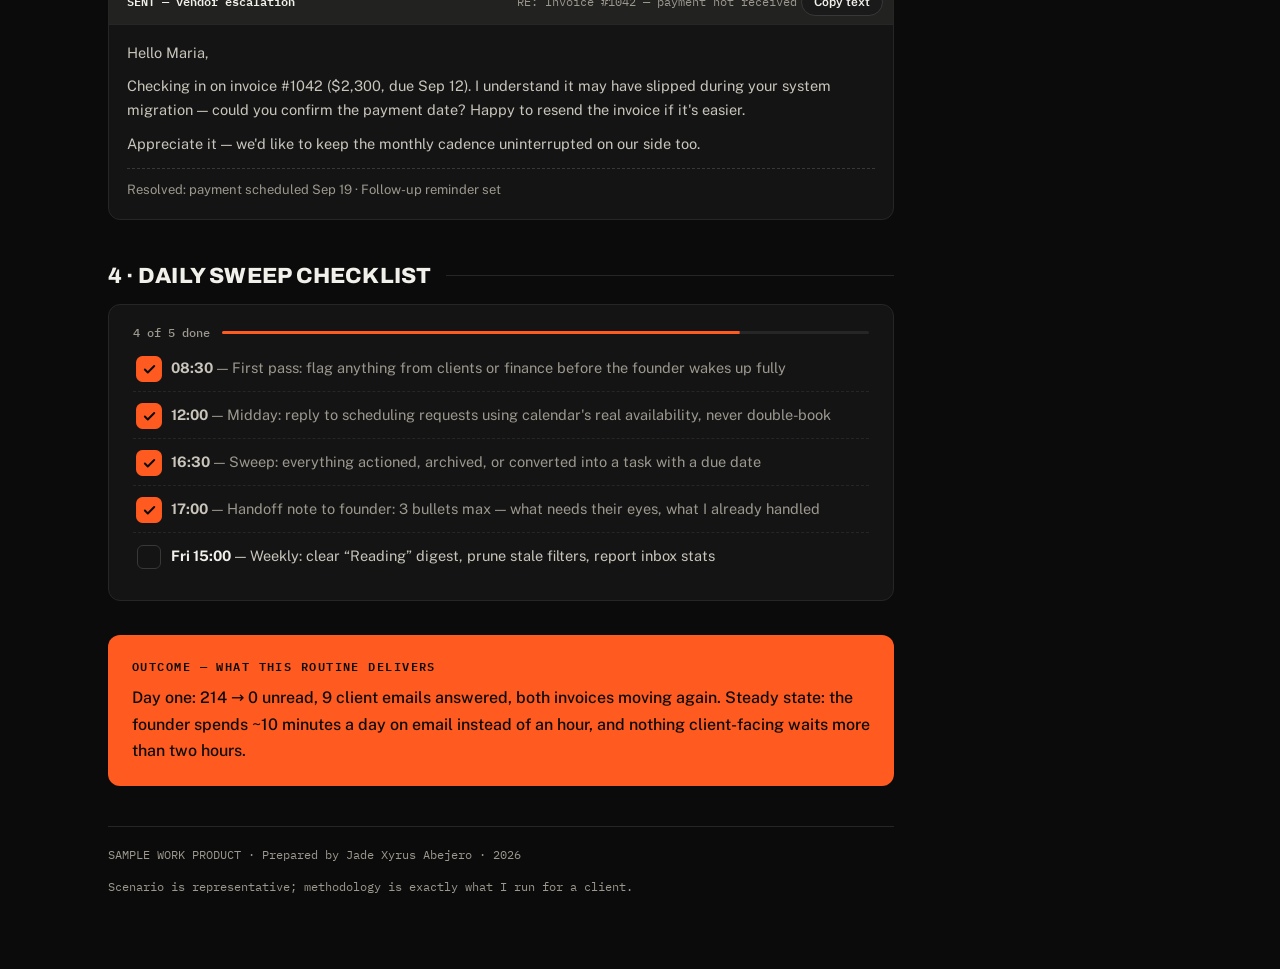
<file: samples/email-management.html>
<!DOCTYPE html>
<html lang="en">
<head>
<meta charset="UTF-8">
<meta name="viewport" content="width=device-width, initial-scale=1.0">
<meta name="theme-color" content="#0B0B0B">
<title>Sample: Inbox Management Sprint — Jade Xyrus Abejero</title>
<link rel="icon" href="data:image/svg+xml,%3Csvg xmlns='http://www.w3.org/2000/svg' viewBox='0 0 64 64'%3E%3Crect width='64' height='64' rx='14' fill='%230B0B0B'/%3E%3Ctext x='32' y='43' text-anchor='middle' font-family='Arial Black,Arial,sans-serif' font-weight='900' font-size='25' letter-spacing='-1'%3E%3Ctspan fill='%23F2F0EA'%3EJ%3C/tspan%3E%3Ctspan fill='%23FF5A1F'%3EX%3C/tspan%3E%3Ctspan fill='%23F2F0EA'%3EA%3C/tspan%3E%3C/text%3E%3C/svg%3E">
<link rel="preconnect" href="https://fonts.googleapis.com">
<link href="https://fonts.googleapis.com/css2?family=Archivo:wdth,wght@75..100,500..900&family=Public+Sans:wght@400;500;600;700&family=IBM+Plex+Mono:wght@400;500;600&display=swap" rel="stylesheet">
<link rel="stylesheet" href="../assets/samples.css">
</head>
<body>

<nav class="docbar">
  <div class="docbar-inner">
    <a class="brand" href="../index.html"><strong>Jade Xyrus Abejero</strong><span class="kind">· Sample work</span></a>
    <a class="backlink" href="../index.html#cases">Back to sample work</a>
  </div>
</nav>

<main class="doc">

  <div class="doc-head">
    <span class="filetag">FILE EM-01 · EMAIL MANAGEMENT · SAMPLE WORK PRODUCT</span>
    <h1>Inbox Management Sprint</h1>
    <p class="brief">A demonstration inbox taken from 0 unread to zero-and-kept-there: triage rules, pre-drafted replies, and a daily sweep routine an executive can rely on without checking in.</p>
    <div class="context">
      <span>SCENARIO: <b>Busy founder, 214 unread emails</b></span>
      <span>TOOLS: <b>Gmail · Filters · Templates</b></span>
      <span>TIMEFRAME: <b>One working day, then 20 min/day</b></span>
    </div>
  </div>

  <h2 class="sect">1 · The starting mess</h2>
  <div class="panel">
    <p style="margin:0 0 10px;">A realistic founder inbox: newsletters mixed with client emergencies, invoices nobody answered, and meeting requests buried three days deep. Nothing was labeled; urgent items sat beside promotions from 2024.</p>
    <span class="pill red">214 unread</span>
    <span class="pill red">9 unanswered client emails</span>
    <span class="pill red">2 unpaid invoices overdue</span>
    <span class="pill">0 labels · 0 filters</span>
  </div>

  <h2 class="sect">2 · Triage rules I set up</h2>
  <table class="grid">
    <caption>Rule set — applied via Gmail filters, maintained weekly</caption>
    <thead>
      <tr><th>Category</th><th>Detection rule</th><th>Action</th><th>Response SLA</th></tr>
    </thead>
    <tbody>
      <tr><td><b>Clients</b></td><td>Known client domains, starred threads</td><td>Label “Client”, notify phone</td><td><b>&lt; 2 hours</b></td></tr>
      <tr><td><b>Invoices / billing</b></td><td>“invoice”, “payment due”, accounting domain</td><td>Label “Finance”, forward to bookkeeper</td><td>Same day</td></tr>
      <tr><td><b>Meetings</b></td><td>Calendar invites, “schedule”, “reschedule”</td><td>Label “Scheduling”, propose 2 slots from calendar</td><td>&lt; 4 hours</td></tr>
      <tr><td><b>Newsletters</b></td><td>Unsubscribe headers, bulk sender</td><td>Label “Reading”, skip inbox — Friday digest</td><td>Weekly batch</td></tr>
      <tr><td><b>Noise</b></td><td>Automated notifications, social alerts</td><td>Archive instantly, no label</td><td>Never needs a reply</td></tr>
    </tbody>
  </table>

  <h2 class="sect">3 · Draft replies — written to sound like the executive, not an assistant</h2>

  <div class="email draft">
    <div class="hdr">
      <span class="who">DRAFT — to client (unanswered 6 days)</span>
      <span class="stamp">RE: Proposal revision — Northwind</span>
    </div>
    <div class="body">
      <p>Hi Dana,</p>
      <p>Thanks for your patience — I wanted to give your feedback proper attention rather than a rushed reply. The revised proposal now reflects the reduced scope we discussed: onboarding covers one product line instead of three, which brings the total to $18,500 and shortens delivery to six weeks.</p>
      <p>If that works, I can have the contract over to you today.</p>
      <div class="sig">Sent on behalf of the founder · Approved before sending · Draft saved with context notes</div>
    </div>
  </div>

  <div class="email sent">
    <div class="hdr">
      <span class="who">SENT — vendor escalation</span>
      <span class="stamp">RE: Invoice #1042 — payment not received</span>
    </div>
    <div class="body">
      <p>Hello Maria,</p>
      <p>Checking in on invoice #1042 ($2,300, due Sep 12). I understand it may have slipped during your system migration — could you confirm the payment date? Happy to resend the invoice if it's easier.</p>
      <p>Appreciate it — we'd like to keep the monthly cadence uninterrupted on our side too.</p>
      <div class="sig">Resolved: payment scheduled Sep 19 · Follow-up reminder set</div>
    </div>
  </div>

  <h2 class="sect">4 · Daily sweep checklist</h2>
  <div class="panel">
    <ul class="checks">
      <li><b>08:30</b> — First pass: flag anything from clients or finance before the founder wakes up fully</li>
      <li><b>12:00</b> — Midday: reply to scheduling requests using calendar's real availability, never double-book</li>
      <li><b>16:30</b> — Sweep: everything actioned, archived, or converted into a task with a due date</li>
      <li><b>17:00</b> — Handoff note to founder: 3 bullets max — what needs their eyes, what I already handled</li>
      <li class="todo"><b>Fri 15:00</b> — Weekly: clear “Reading” digest, prune stale filters, report inbox stats</li>
    </ul>
  </div>

  <div class="result">
    <span class="rk">Outcome — what this routine delivers</span>
    <p>Day one: 214 → 0 unread, 9 client emails answered, both invoices moving again. Steady state: the founder spends ~10 minutes a day on email instead of an hour, and nothing client-facing waits more than two hours.</p>
  </div>

  <div class="docfoot">
    <span>SAMPLE WORK PRODUCT · Prepared by Jade Xyrus Abejero · 2026</span>
    <span>Scenario is representative; methodology is exactly what I run for a client.</span>
  </div>

</main>

<script src="../assets/sample.js" defer></script>
</body>
</html>
</file>
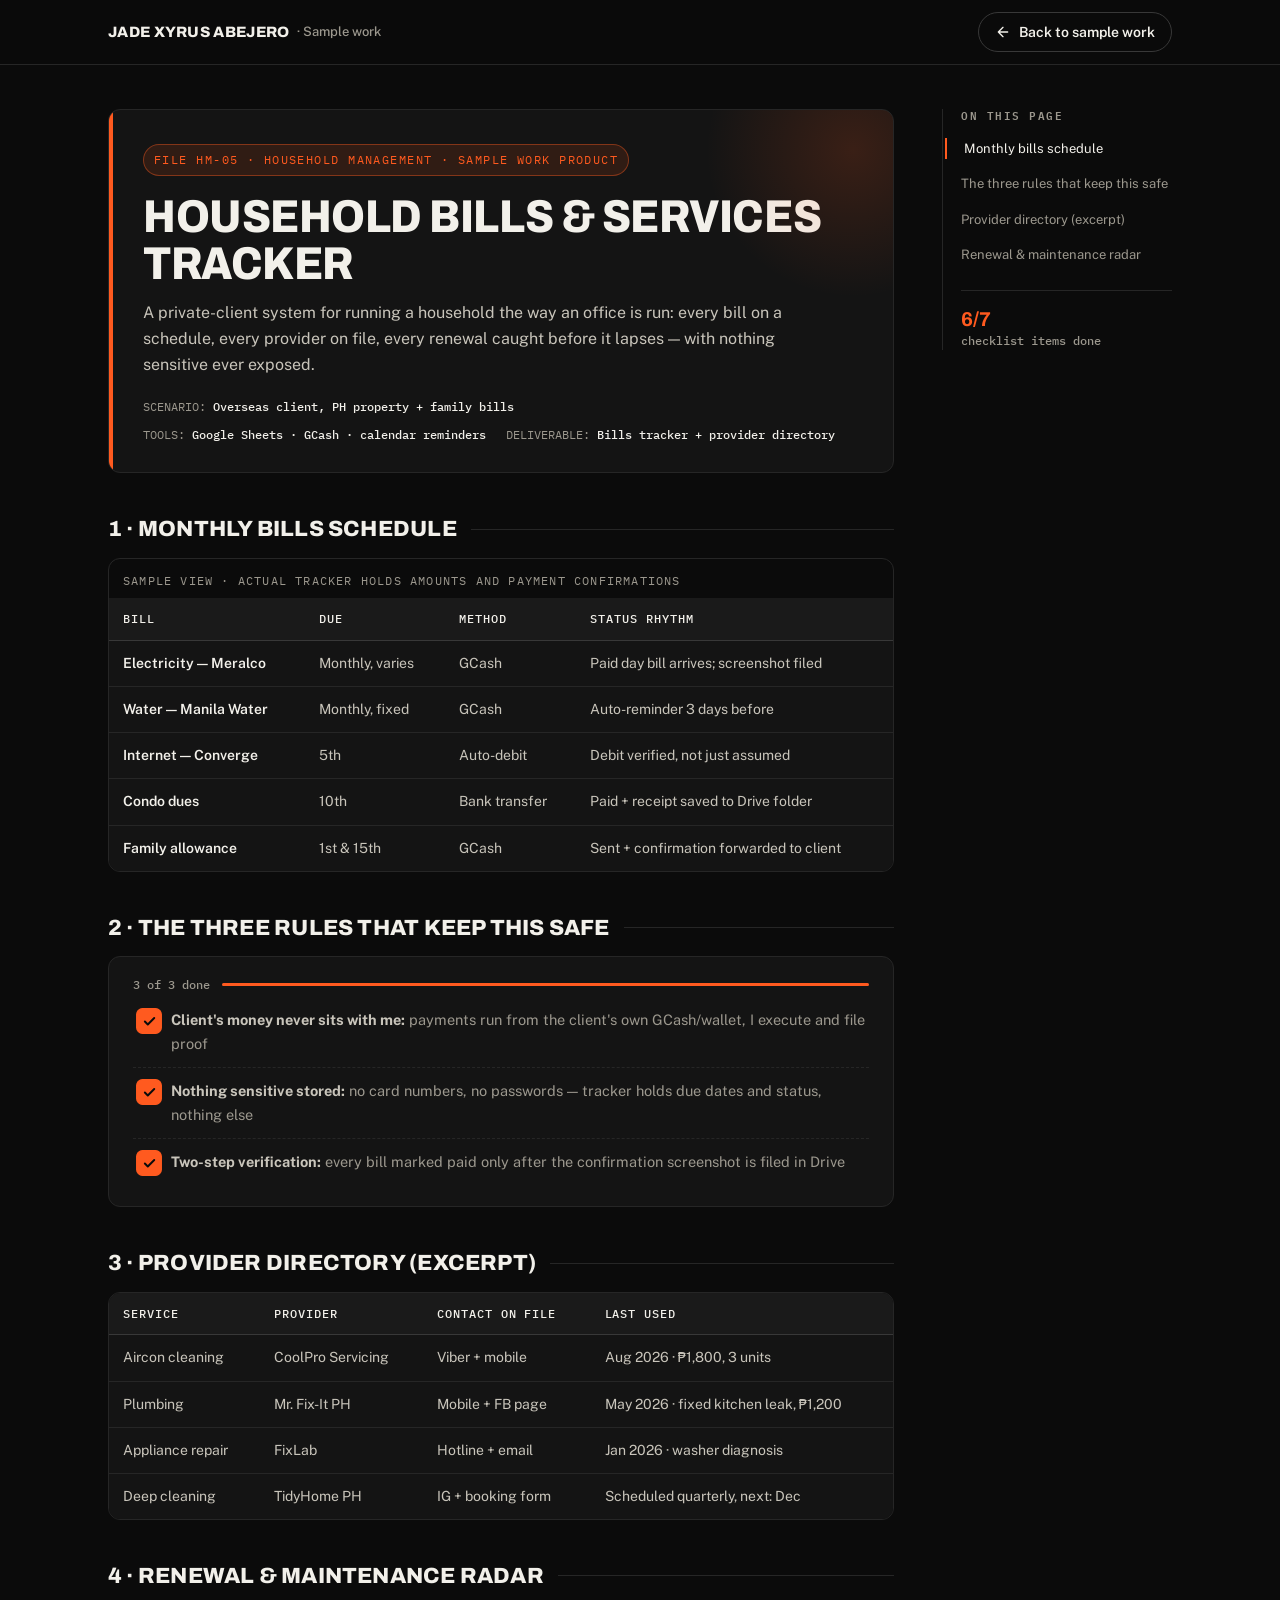
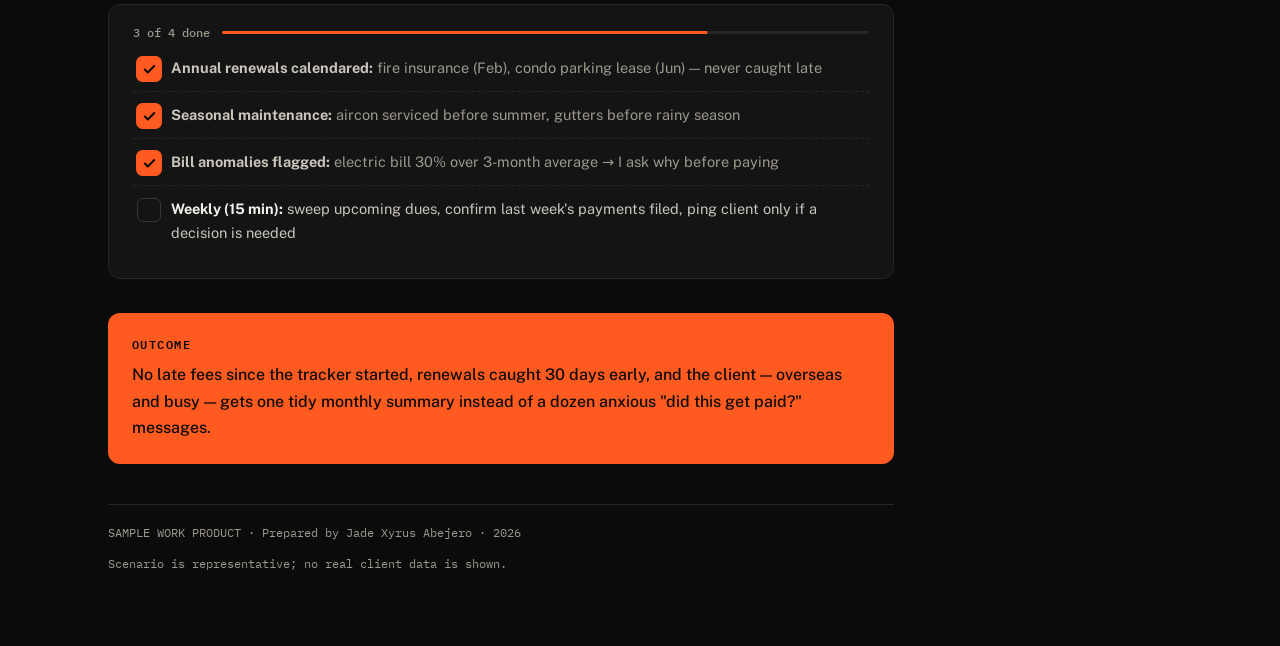
<file: samples/household-management.html>
<!DOCTYPE html>
<html lang="en">
<head>
<meta charset="UTF-8">
<meta name="viewport" content="width=device-width, initial-scale=1.0">
<meta name="theme-color" content="#0B0B0B">
<title>Sample: Household &amp; Finance Tracker — Jade Xyrus Abejero</title>
<link rel="icon" href="data:image/svg+xml,%3Csvg xmlns='http://www.w3.org/2000/svg' viewBox='0 0 64 64'%3E%3Crect width='64' height='64' rx='14' fill='%230B0B0B'/%3E%3Ctext x='32' y='43' text-anchor='middle' font-family='Arial Black,Arial,sans-serif' font-weight='900' font-size='25' letter-spacing='-1'%3E%3Ctspan fill='%23F2F0EA'%3EJ%3C/tspan%3E%3Ctspan fill='%23FF5A1F'%3EX%3C/tspan%3E%3Ctspan fill='%23F2F0EA'%3EA%3C/tspan%3E%3C/text%3E%3C/svg%3E">
<link rel="preconnect" href="https://fonts.googleapis.com">
<link href="https://fonts.googleapis.com/css2?family=Archivo:wdth,wght@75..100,500..900&family=Public+Sans:wght@400;500;600;700&family=IBM+Plex+Mono:wght@400;500;600&display=swap" rel="stylesheet">
<link rel="stylesheet" href="../assets/samples.css">
</head>
<body>

<nav class="docbar">
  <div class="docbar-inner">
    <a class="brand" href="../index.html"><strong>Jade Xyrus Abejero</strong><span class="kind">· Sample work</span></a>
    <a class="backlink" href="../index.html#cases">Back to sample work</a>
  </div>
</nav>

<main class="doc">

  <div class="doc-head">
    <span class="filetag">FILE HM-05 · HOUSEHOLD MANAGEMENT · SAMPLE WORK PRODUCT</span>
    <h1>Household Bills &amp; Services Tracker</h1>
    <p class="brief">A private-client system for running a household the way an office is run: every bill on a schedule, every provider on file, every renewal caught before it lapses — with nothing sensitive ever exposed.</p>
    <div class="context">
      <span>SCENARIO: <b>Overseas client, PH property + family bills</b></span>
      <span>TOOLS: <b>Google Sheets · GCash · calendar reminders</b></span>
      <span>DELIVERABLE: <b>Bills tracker + provider directory</b></span>
    </div>
  </div>

  <h2 class="sect">1 · Monthly bills schedule</h2>
  <table class="grid">
    <caption>Sample view · actual tracker holds amounts and payment confirmations</caption>
    <thead>
      <tr><th>Bill</th><th>Due</th><th>Method</th><th>Status rhythm</th></tr>
    </thead>
    <tbody>
      <tr><td><b>Electricity — Meralco</b></td><td>Monthly, varies</td><td>GCash</td><td>Paid day bill arrives; screenshot filed</td></tr>
      <tr><td><b>Water — Manila Water</b></td><td>Monthly, fixed</td><td>GCash</td><td>Auto-reminder 3 days before</td></tr>
      <tr><td><b>Internet — Converge</b></td><td>5th</td><td>Auto-debit</td><td>Debit verified, not just assumed</td></tr>
      <tr><td><b>Condo dues</b></td><td>10th</td><td>Bank transfer</td><td>Paid + receipt saved to Drive folder</td></tr>
      <tr><td><b>Family allowance</b></td><td>1st &amp; 15th</td><td>GCash</td><td>Sent + confirmation forwarded to client</td></tr>
    </tbody>
  </table>

  <h2 class="sect">2 · The three rules that keep this safe</h2>
  <div class="panel">
    <ul class="checks">
      <li><b>Client's money never sits with me:</b> payments run from the client's own GCash/wallet, I execute and file proof</li>
      <li><b>Nothing sensitive stored:</b> no card numbers, no passwords — tracker holds due dates and status, nothing else</li>
      <li><b>Two-step verification:</b> every bill marked paid only after the confirmation screenshot is filed in Drive</li>
    </ul>
  </div>

  <h2 class="sect">3 · Provider directory (excerpt)</h2>
  <table class="grid">
    <thead>
      <tr><th>Service</th><th>Provider</th><th>Contact on file</th><th>Last used</th></tr>
    </thead>
    <tbody>
      <tr><td>Aircon cleaning</td><td>CoolPro Servicing</td><td>Viber + mobile</td><td>Aug 2026 · ₱1,800, 3 units</td></tr>
      <tr><td>Plumbing</td><td>Mr. Fix-It PH</td><td>Mobile + FB page</td><td>May 2026 · fixed kitchen leak, ₱1,200</td></tr>
      <tr><td>Appliance repair</td><td>FixLab</td><td>Hotline + email</td><td>Jan 2026 · washer diagnosis</td></tr>
      <tr><td>Deep cleaning</td><td>TidyHome PH</td><td>IG + booking form</td><td>Scheduled quarterly, next: Dec</td></tr>
    </tbody>
  </table>

  <h2 class="sect">4 · Renewal &amp; maintenance radar</h2>
  <div class="panel">
    <ul class="checks">
      <li><b>Annual renewals calendared:</b> fire insurance (Feb), condo parking lease (Jun) — never caught late</li>
      <li><b>Seasonal maintenance:</b> aircon serviced before summer, gutters before rainy season</li>
      <li><b>Bill anomalies flagged:</b> electric bill 30% over 3-month average → I ask why before paying</li>
      <li class="todo"><b>Weekly (15 min):</b> sweep upcoming dues, confirm last week's payments filed, ping client only if a decision is needed</li>
    </ul>
  </div>

  <div class="result">
    <span class="rk">Outcome</span>
    <p>No late fees since the tracker started, renewals caught 30 days early, and the client — overseas and busy — gets one tidy monthly summary instead of a dozen anxious "did this get paid?" messages.</p>
  </div>

  <div class="docfoot">
    <span>SAMPLE WORK PRODUCT · Prepared by Jade Xyrus Abejero · 2026</span>
    <span>Scenario is representative; no real client data is shown.</span>
  </div>

</main>

<script src="../assets/sample.js" defer></script>
</body>
</html>
</file>
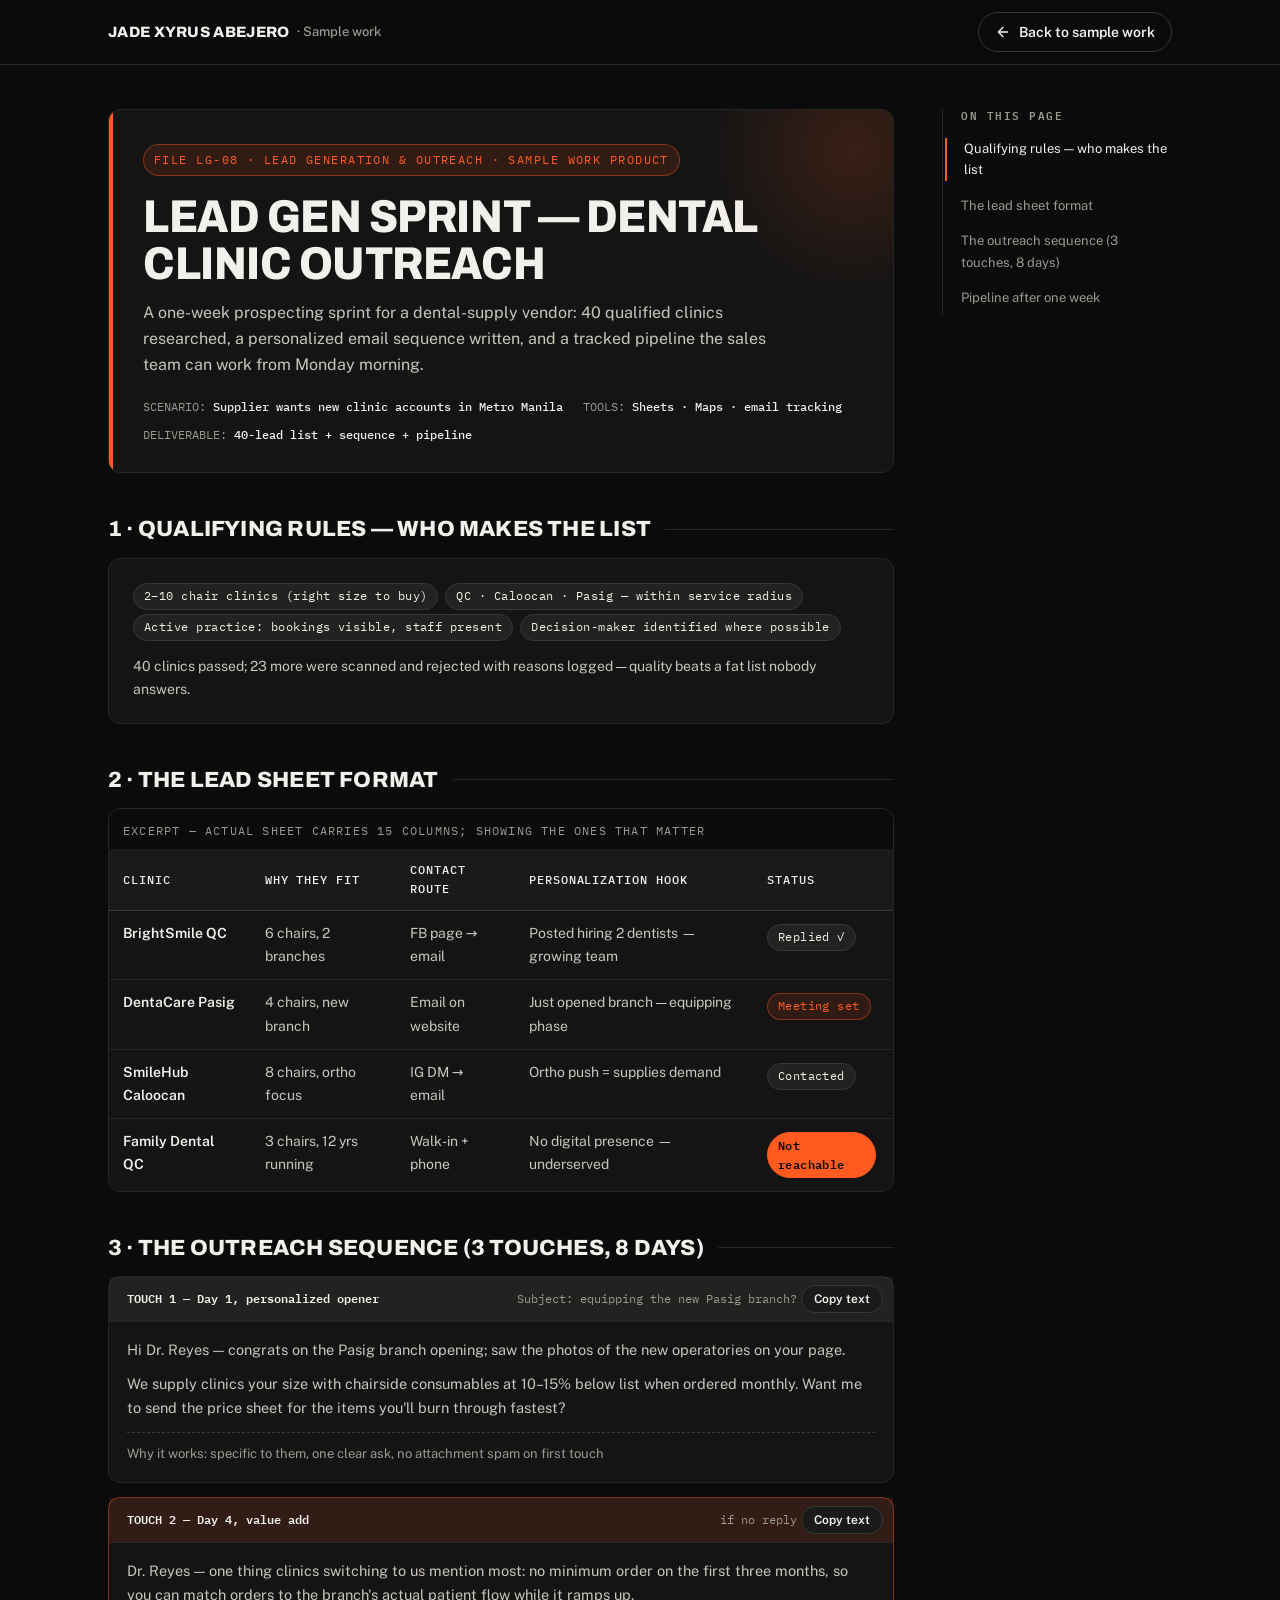
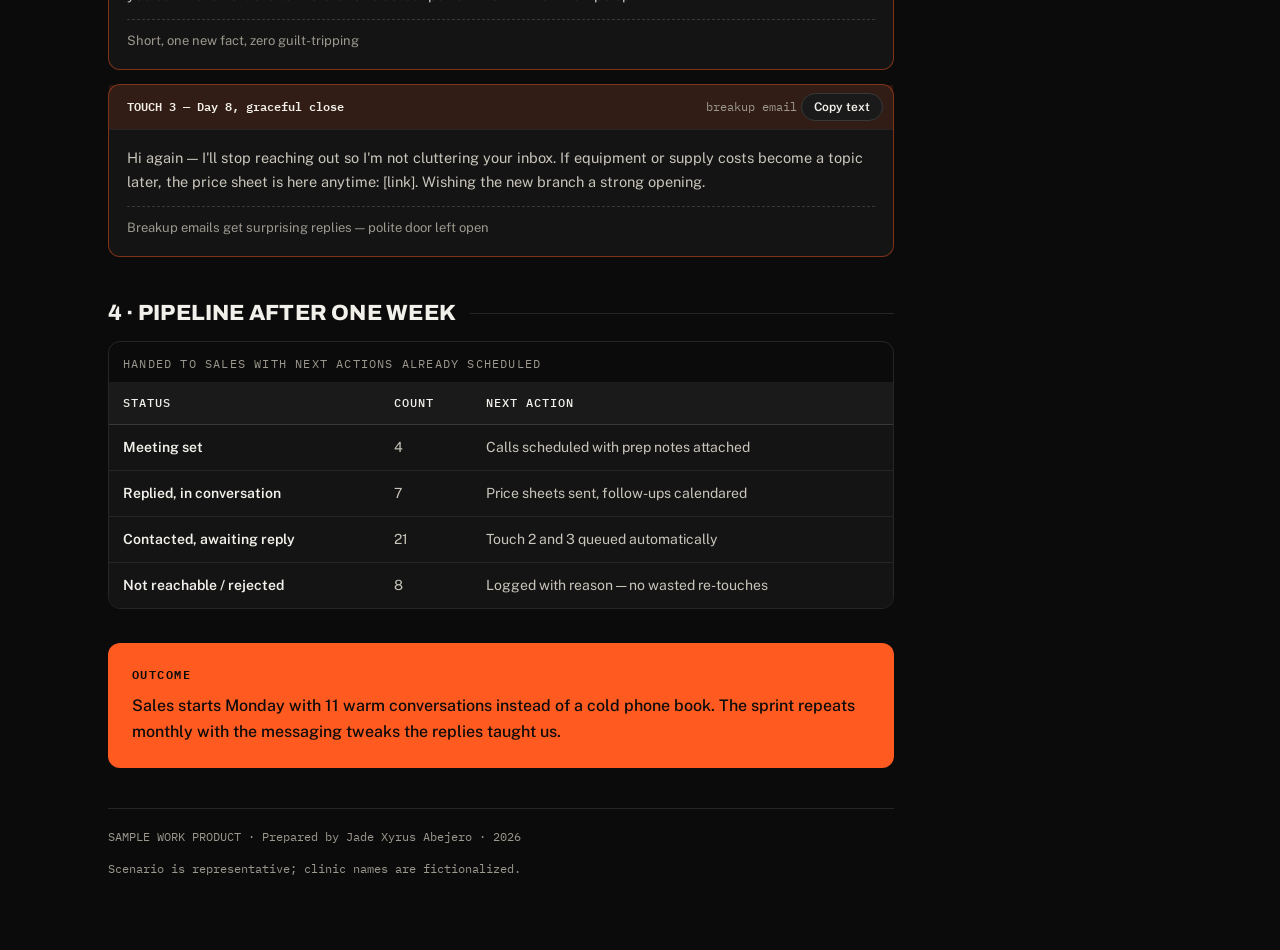
<file: samples/lead-generation.html>
<!DOCTYPE html>
<html lang="en">
<head>
<meta charset="UTF-8">
<meta name="viewport" content="width=device-width, initial-scale=1.0">
<meta name="theme-color" content="#0B0B0B">
<title>Sample: Lead Generation Sprint — Jade Xyrus Abejero</title>
<link rel="icon" href="data:image/svg+xml,%3Csvg xmlns='http://www.w3.org/2000/svg' viewBox='0 0 64 64'%3E%3Crect width='64' height='64' rx='14' fill='%230B0B0B'/%3E%3Ctext x='32' y='43' text-anchor='middle' font-family='Arial Black,Arial,sans-serif' font-weight='900' font-size='25' letter-spacing='-1'%3E%3Ctspan fill='%23F2F0EA'%3EJ%3C/tspan%3E%3Ctspan fill='%23FF5A1F'%3EX%3C/tspan%3E%3Ctspan fill='%23F2F0EA'%3EA%3C/tspan%3E%3C/text%3E%3C/svg%3E">
<link rel="preconnect" href="https://fonts.googleapis.com">
<link href="https://fonts.googleapis.com/css2?family=Archivo:wdth,wght@75..100,500..900&family=Public+Sans:wght@400;500;600;700&family=IBM+Plex+Mono:wght@400;500;600&display=swap" rel="stylesheet">
<link rel="stylesheet" href="../assets/samples.css">
</head>
<body>

<nav class="docbar">
  <div class="docbar-inner">
    <a class="brand" href="../index.html"><strong>Jade Xyrus Abejero</strong><span class="kind">· Sample work</span></a>
    <a class="backlink" href="../index.html#cases">Back to sample work</a>
  </div>
</nav>

<main class="doc">

  <div class="doc-head">
    <span class="filetag">FILE LG-08 · LEAD GENERATION &amp; OUTREACH · SAMPLE WORK PRODUCT</span>
    <h1>Lead Gen Sprint — Dental Clinic Outreach</h1>
    <p class="brief">A one-week prospecting sprint for a dental-supply vendor: 40 qualified clinics researched, a personalized email sequence written, and a tracked pipeline the sales team can work from Monday morning.</p>
    <div class="context">
      <span>SCENARIO: <b>Supplier wants new clinic accounts in Metro Manila</b></span>
      <span>TOOLS: <b>Sheets · Maps · email tracking</b></span>
      <span>DELIVERABLE: <b>40-lead list + sequence + pipeline</b></span>
    </div>
  </div>

  <h2 class="sect">1 · Qualifying rules — who makes the list</h2>
  <div class="panel">
    <span class="pill">2–10 chair clinics (right size to buy)</span>
    <span class="pill">QC · Caloocan · Pasig — within service radius</span>
    <span class="pill">Active practice: bookings visible, staff present</span>
    <span class="pill">Decision-maker identified where possible</span>
    <p style="margin:12px 0 0;font-size:14px;color:var(--ink-soft);">40 clinics passed; 23 more were scanned and rejected with reasons logged — quality beats a fat list nobody answers.</p>
  </div>

  <h2 class="sect">2 · The lead sheet format</h2>
  <table class="grid">
    <caption>Excerpt — actual sheet carries 15 columns; showing the ones that matter</caption>
    <thead>
      <tr><th>Clinic</th><th>Why they fit</th><th>Contact route</th><th>Personalization hook</th><th>Status</th></tr>
    </thead>
    <tbody>
      <tr><td><b>BrightSmile QC</b></td><td>6 chairs, 2 branches</td><td>FB page → email</td><td>Posted hiring 2 dentists — growing team</td><td><span class="pill">Replied ✓</span></td></tr>
      <tr><td><b>DentaCare Pasig</b></td><td>4 chairs, new branch</td><td>Email on website</td><td>Just opened branch — equipping phase</td><td><span class="pill gold">Meeting set</span></td></tr>
      <tr><td><b>SmileHub Caloocan</b></td><td>8 chairs, ortho focus</td><td>IG DM → email</td><td>Ortho push = supplies demand</td><td><span class="pill">Contacted</span></td></tr>
      <tr><td><b>Family Dental QC</b></td><td>3 chairs, 12 yrs running</td><td>Walk-in + phone</td><td>No digital presence — underserved</td><td><span class="pill red">Not reachable</span></td></tr>
    </tbody>
  </table>

  <h2 class="sect">3 · The outreach sequence (3 touches, 8 days)</h2>
  <div class="email sent">
    <div class="hdr">
      <span class="who">TOUCH 1 — Day 1, personalized opener</span>
      <span class="stamp">Subject: equipping the new Pasig branch?</span>
    </div>
    <div class="body">
      <p>Hi Dr. Reyes — congrats on the Pasig branch opening; saw the photos of the new operatories on your page.</p>
      <p>We supply clinics your size with chairside consumables at 10–15% below list when ordered monthly. Want me to send the price sheet for the items you'll burn through fastest?</p>
      <div class="sig">Why it works: specific to them, one clear ask, no attachment spam on first touch</div>
    </div>
  </div>
  <div class="email draft">
    <div class="hdr">
      <span class="who">TOUCH 2 — Day 4, value add</span><span class="stamp">if no reply</span>
    </div>
    <div class="body">
      <p>Dr. Reyes — one thing clinics switching to us mention most: no minimum order on the first three months, so you can match orders to the branch's actual patient flow while it ramps up.</p>
      <div class="sig">Short, one new fact, zero guilt-tripping</div>
    </div>
  </div>
  <div class="email draft">
    <div class="hdr">
      <span class="who">TOUCH 3 — Day 8, graceful close</span><span class="stamp">breakup email</span>
    </div>
    <div class="body">
      <p>Hi again — I'll stop reaching out so I'm not cluttering your inbox. If equipment or supply costs become a topic later, the price sheet is here anytime: [link]. Wishing the new branch a strong opening.</p>
      <div class="sig">Breakup emails get surprising replies — polite door left open</div>
    </div>
  </div>

  <h2 class="sect">4 · Pipeline after one week</h2>
  <table class="grid">
    <caption>Handed to sales with next actions already scheduled</caption>
    <thead>
      <tr><th>Status</th><th>Count</th><th>Next action</th></tr>
    </thead>
    <tbody>
      <tr><td><b>Meeting set</b></td><td>4</td><td>Calls scheduled with prep notes attached</td></tr>
      <tr><td><b>Replied, in conversation</b></td><td>7</td><td>Price sheets sent, follow-ups calendared</td></tr>
      <tr><td><b>Contacted, awaiting reply</b></td><td>21</td><td>Touch 2 and 3 queued automatically</td></tr>
      <tr><td><b>Not reachable / rejected</b></td><td>8</td><td>Logged with reason — no wasted re-touches</td></tr>
    </tbody>
  </table>

  <div class="result">
    <span class="rk">Outcome</span>
    <p>Sales starts Monday with 11 warm conversations instead of a cold phone book. The sprint repeats monthly with the messaging tweaks the replies taught us.</p>
  </div>

  <div class="docfoot">
    <span>SAMPLE WORK PRODUCT · Prepared by Jade Xyrus Abejero · 2026</span>
    <span>Scenario is representative; clinic names are fictionalized.</span>
  </div>

</main>

<script src="../assets/sample.js" defer></script>
</body>
</html>
</file>
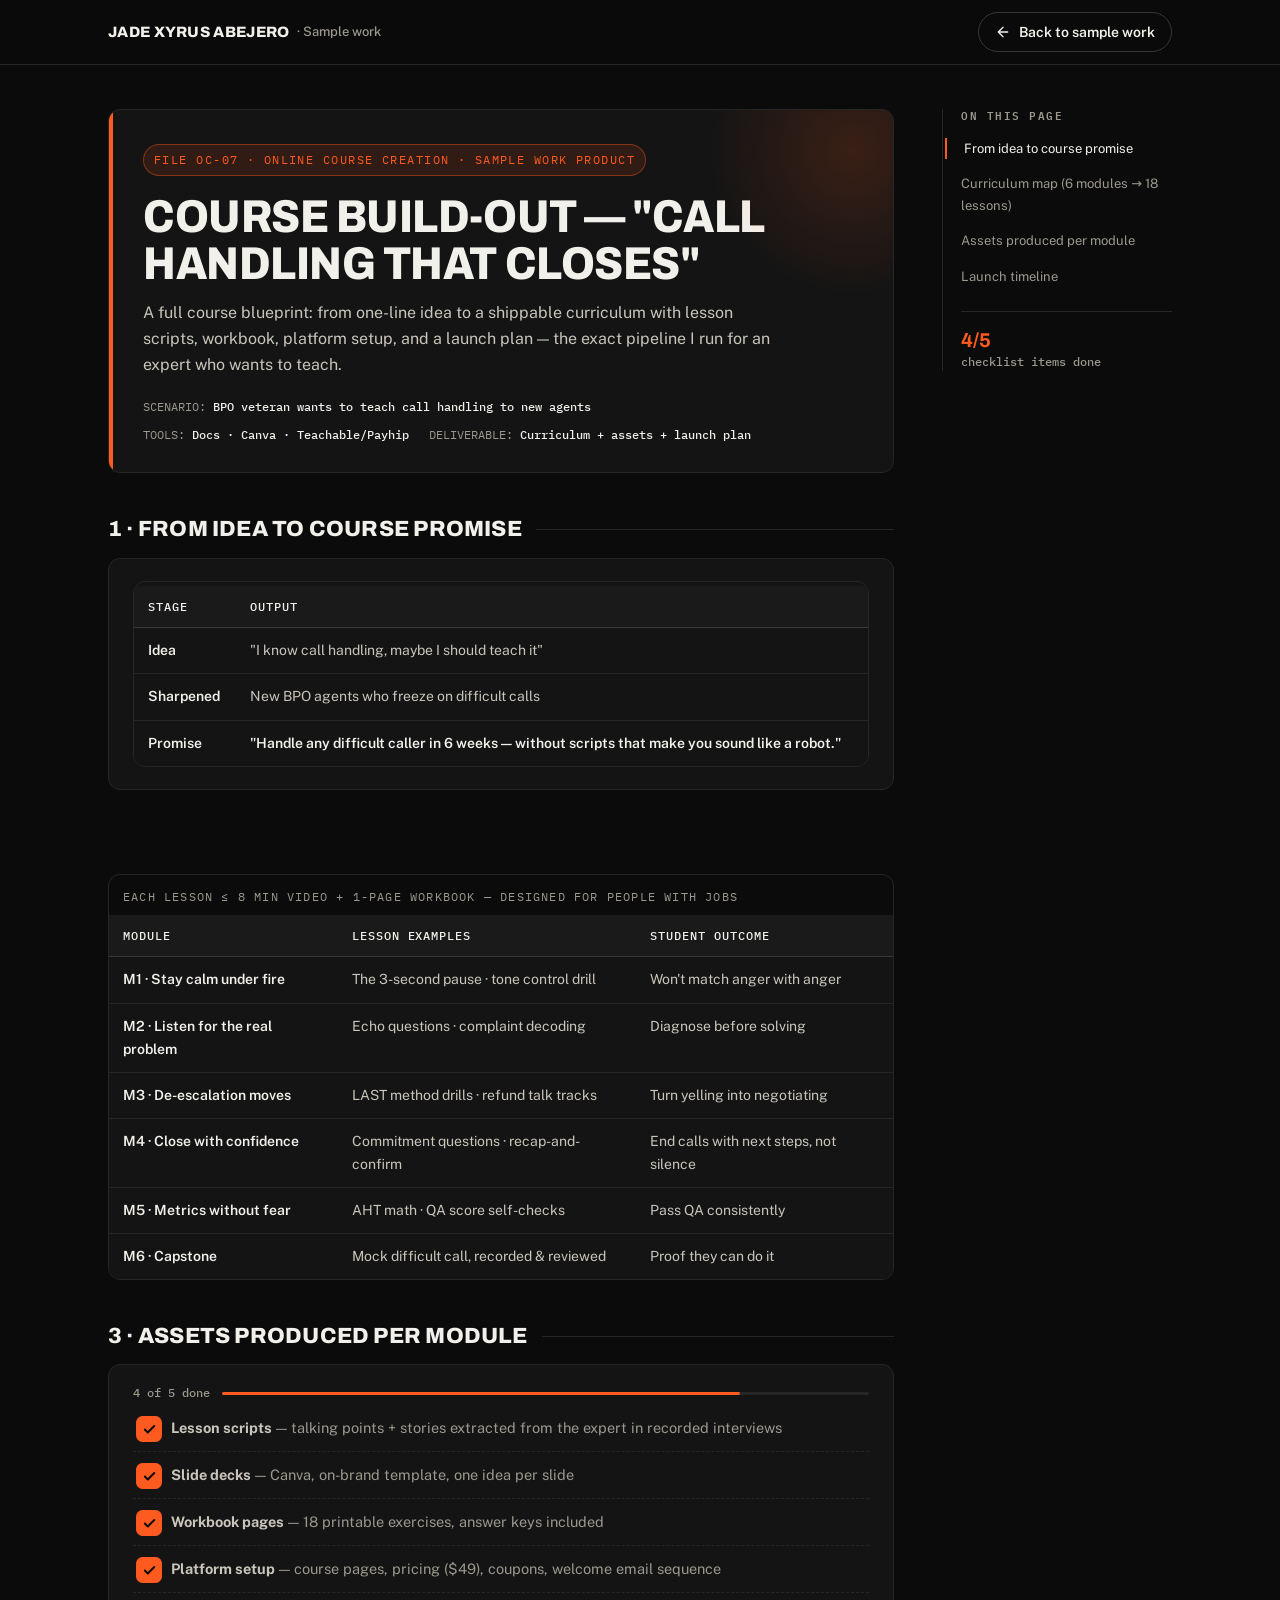
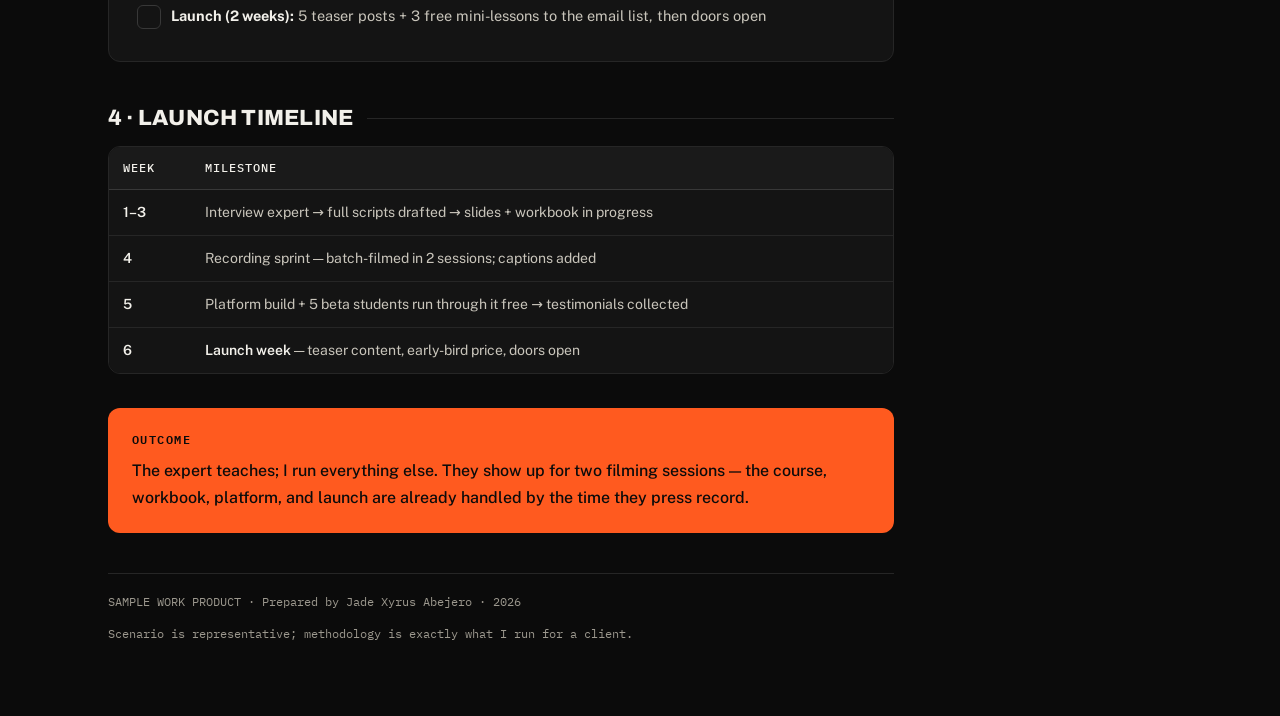
<file: samples/online-course-creation.html>
<!DOCTYPE html>
<html lang="en">
<head>
<meta charset="UTF-8">
<meta name="viewport" content="width=device-width, initial-scale=1.0">
<meta name="theme-color" content="#0B0B0B">
<title>Sample: Online Course Build-Out — Jade Xyrus Abejero</title>
<link rel="icon" href="data:image/svg+xml,%3Csvg xmlns='http://www.w3.org/2000/svg' viewBox='0 0 64 64'%3E%3Crect width='64' height='64' rx='14' fill='%230B0B0B'/%3E%3Ctext x='32' y='43' text-anchor='middle' font-family='Arial Black,Arial,sans-serif' font-weight='900' font-size='25' letter-spacing='-1'%3E%3Ctspan fill='%23F2F0EA'%3EJ%3C/tspan%3E%3Ctspan fill='%23FF5A1F'%3EX%3C/tspan%3E%3Ctspan fill='%23F2F0EA'%3EA%3C/tspan%3E%3C/text%3E%3C/svg%3E">
<link rel="preconnect" href="https://fonts.googleapis.com">
<link href="https://fonts.googleapis.com/css2?family=Archivo:wdth,wght@75..100,500..900&family=Public+Sans:wght@400;500;600;700&family=IBM+Plex+Mono:wght@400;500;600&display=swap" rel="stylesheet">
<link rel="stylesheet" href="../assets/samples.css">
</head>
<body>

<nav class="docbar">
  <div class="docbar-inner">
    <a class="brand" href="../index.html"><strong>Jade Xyrus Abejero</strong><span class="kind">· Sample work</span></a>
    <a class="backlink" href="../index.html#cases">Back to sample work</a>
  </div>
</nav>

<main class="doc">

  <div class="doc-head">
    <span class="filetag">FILE OC-07 · ONLINE COURSE CREATION · SAMPLE WORK PRODUCT</span>
    <h1>Course Build-Out — "Call Handling That Closes"</h1>
    <p class="brief">A full course blueprint: from one-line idea to a shippable curriculum with lesson scripts, workbook, platform setup, and a launch plan — the exact pipeline I run for an expert who wants to teach.</p>
    <div class="context">
      <span>SCENARIO: <b>BPO veteran wants to teach call handling to new agents</b></span>
      <span>TOOLS: <b>Docs · Canva · Teachable/Payhip</b></span>
      <span>DELIVERABLE: <b>Curriculum + assets + launch plan</b></span>
    </div>
  </div>

  <h2 class="sect">1 · From idea to course promise</h2>
  <div class="panel">
    <table class="grid" style="margin-top:4px;">
      <thead><tr><th>Stage</th><th>Output</th></tr></thead>
      <tbody>
        <tr><td><b>Idea</b></td><td>"I know call handling, maybe I should teach it"</td></tr>
        <tr><td><b>Sharpened</b></td><td>New BPO agents who freeze on difficult calls</td></tr>
        <tr><td><b>Promise</b></td><td><b>"Handle any difficult caller in 6 weeks — without scripts that make you sound like a robot."</b></td></tr>
      </tbody>
    </table>
  </div>

  <h2 class="sect">2 · Curriculum map (6 modules → 18 lessons)</h2>
  <table class="grid">
    <caption>Each lesson ≤ 8 min video + 1-page workbook — designed for people with jobs</caption>
    <thead>
      <tr><th>Module</th><th>Lesson examples</th><th>Student outcome</th></tr>
    </thead>
    <tbody>
      <tr><td><b>M1 · Stay calm under fire</b></td><td>The 3-second pause · tone control drill</td><td>Won't match anger with anger</td></tr>
      <tr><td><b>M2 · Listen for the real problem</b></td><td>Echo questions · complaint decoding</td><td>Diagnose before solving</td></tr>
      <tr><td><b>M3 · De-escalation moves</b></td><td>LAST method drills · refund talk tracks</td><td>Turn yelling into negotiating</td></tr>
      <tr><td><b>M4 · Close with confidence</b></td><td>Commitment questions · recap-and-confirm</td><td>End calls with next steps, not silence</td></tr>
      <tr><td><b>M5 · Metrics without fear</b></td><td>AHT math · QA score self-checks</td><td>Pass QA consistently</td></tr>
      <tr><td><b>M6 · Capstone</b></td><td>Mock difficult call, recorded &amp; reviewed</td><td>Proof they can do it</td></tr>
    </tbody>
  </table>

  <h2 class="sect">3 · Assets produced per module</h2>
  <div class="panel">
    <ul class="checks">
      <li><b>Lesson scripts</b> — talking points + stories extracted from the expert in recorded interviews</li>
      <li><b>Slide decks</b> — Canva, on-brand template, one idea per slide</li>
      <li><b>Workbook pages</b> — 18 printable exercises, answer keys included</li>
      <li><b>Platform setup</b> — course pages, pricing ($49), coupons, welcome email sequence</li>
      <li class="todo"><b>Launch (2 weeks):</b> 5 teaser posts + 3 free mini-lessons to the email list, then doors open</li>
    </ul>
  </div>

  <h2 class="sect">4 · Launch timeline</h2>
  <table class="grid">
    <thead>
      <tr><th>Week</th><th>Milestone</th></tr>
    </thead>
    <tbody>
      <tr><td><b>1–3</b></td><td>Interview expert → full scripts drafted → slides + workbook in progress</td></tr>
      <tr><td><b>4</b></td><td>Recording sprint — batch-filmed in 2 sessions; captions added</td></tr>
      <tr><td><b>5</b></td><td>Platform build + 5 beta students run through it free → testimonials collected</td></tr>
      <tr><td><b>6</b></td><td><b>Launch week</b> — teaser content, early-bird price, doors open</td></tr>
    </tbody>
  </table>

  <div class="result">
    <span class="rk">Outcome</span>
    <p>The expert teaches; I run everything else. They show up for two filming sessions — the course, workbook, platform, and launch are already handled by the time they press record.</p>
  </div>

  <div class="docfoot">
    <span>SAMPLE WORK PRODUCT · Prepared by Jade Xyrus Abejero · 2026</span>
    <span>Scenario is representative; methodology is exactly what I run for a client.</span>
  </div>

</main>

<script src="../assets/sample.js" defer></script>
</body>
</html>
</file>
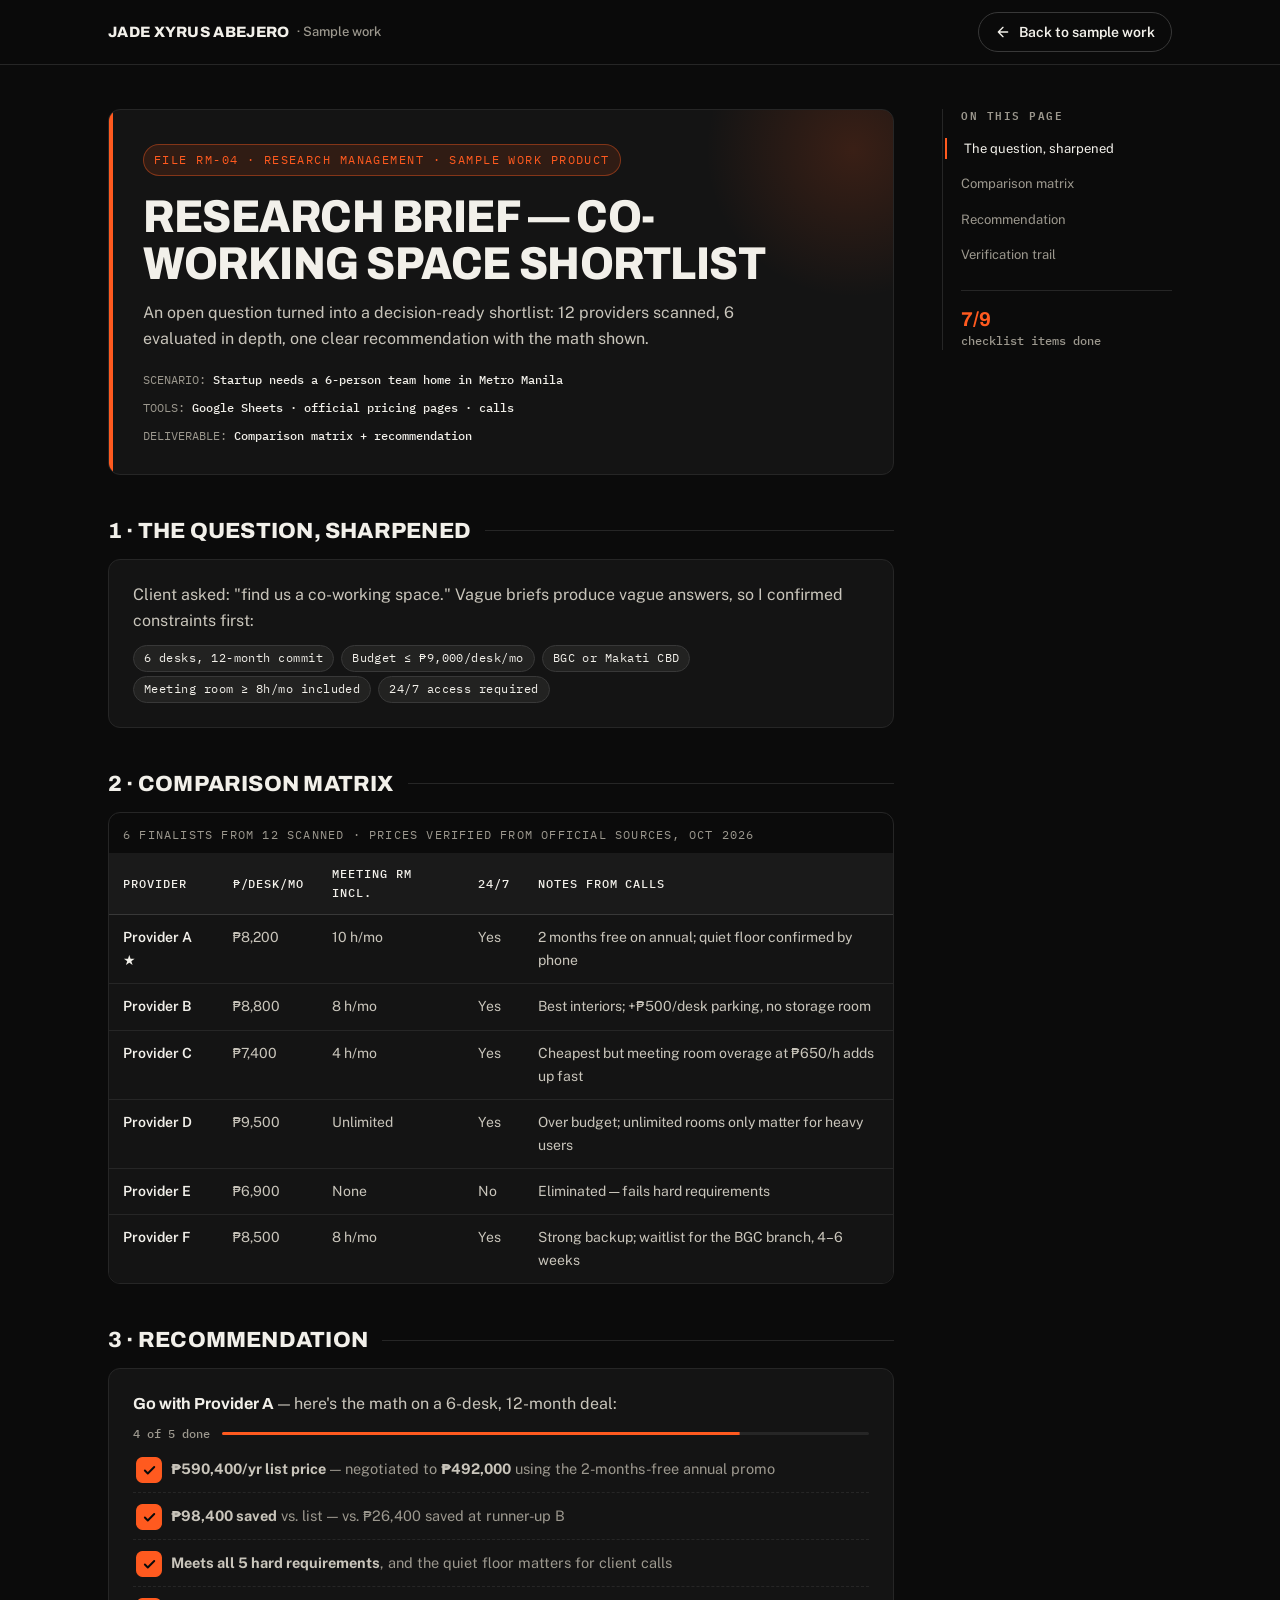
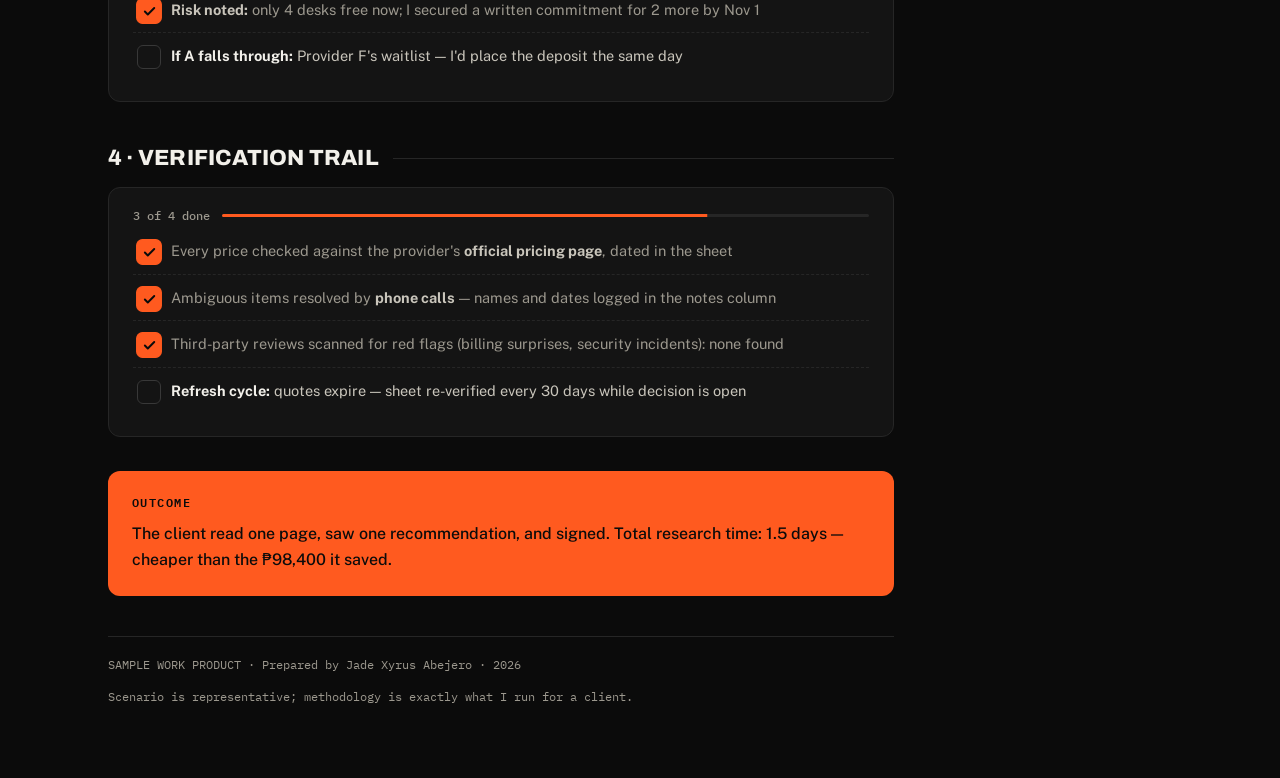
<file: samples/research-management.html>
<!DOCTYPE html>
<html lang="en">
<head>
<meta charset="UTF-8">
<meta name="viewport" content="width=device-width, initial-scale=1.0">
<meta name="theme-color" content="#0B0B0B">
<title>Sample: Research Brief — Co-working Spaces — Jade Xyrus Abejero</title>
<link rel="icon" href="data:image/svg+xml,%3Csvg xmlns='http://www.w3.org/2000/svg' viewBox='0 0 64 64'%3E%3Crect width='64' height='64' rx='14' fill='%230B0B0B'/%3E%3Ctext x='32' y='43' text-anchor='middle' font-family='Arial Black,Arial,sans-serif' font-weight='900' font-size='25' letter-spacing='-1'%3E%3Ctspan fill='%23F2F0EA'%3EJ%3C/tspan%3E%3Ctspan fill='%23FF5A1F'%3EX%3C/tspan%3E%3Ctspan fill='%23F2F0EA'%3EA%3C/tspan%3E%3C/text%3E%3C/svg%3E">
<link rel="preconnect" href="https://fonts.googleapis.com">
<link href="https://fonts.googleapis.com/css2?family=Archivo:wdth,wght@75..100,500..900&family=Public+Sans:wght@400;500;600;700&family=IBM+Plex+Mono:wght@400;500;600&display=swap" rel="stylesheet">
<link rel="stylesheet" href="../assets/samples.css">
</head>
<body>

<nav class="docbar">
  <div class="docbar-inner">
    <a class="brand" href="../index.html"><strong>Jade Xyrus Abejero</strong><span class="kind">· Sample work</span></a>
    <a class="backlink" href="../index.html#cases">Back to sample work</a>
  </div>
</nav>

<main class="doc">

  <div class="doc-head">
    <span class="filetag">FILE RM-04 · RESEARCH MANAGEMENT · SAMPLE WORK PRODUCT</span>
    <h1>Research Brief — Co-working Space Shortlist</h1>
    <p class="brief">An open question turned into a decision-ready shortlist: 12 providers scanned, 6 evaluated in depth, one clear recommendation with the math shown.</p>
    <div class="context">
      <span>SCENARIO: <b>Startup needs a 6-person team home in Metro Manila</b></span>
      <span>TOOLS: <b>Google Sheets · official pricing pages · calls</b></span>
      <span>DELIVERABLE: <b>Comparison matrix + recommendation</b></span>
    </div>
  </div>

  <h2 class="sect">1 · The question, sharpened</h2>
  <div class="panel">
    <p style="margin:0 0 8px;">Client asked: "find us a co-working space." Vague briefs produce vague answers, so I confirmed constraints first:</p>
    <span class="pill">6 desks, 12-month commit</span>
    <span class="pill">Budget ≤ ₱9,000/desk/mo</span>
    <span class="pill">BGC or Makati CBD</span>
    <span class="pill">Meeting room ≥ 8h/mo included</span>
    <span class="pill">24/7 access required</span>
  </div>

  <h2 class="sect">2 · Comparison matrix</h2>
  <table class="grid">
    <caption>6 finalists from 12 scanned · prices verified from official sources, Oct 2026</caption>
    <thead>
      <tr><th>Provider</th><th>₱/desk/mo</th><th>Meeting rm incl.</th><th>24/7</th><th>Notes from calls</th></tr>
    </thead>
    <tbody>
      <tr><td><b>Provider A ★</b></td><td>₱8,200</td><td>10 h/mo</td><td>Yes</td><td>2 months free on annual; quiet floor confirmed by phone</td></tr>
      <tr><td><b>Provider B</b></td><td>₱8,800</td><td>8 h/mo</td><td>Yes</td><td>Best interiors; +₱500/desk parking, no storage room</td></tr>
      <tr><td><b>Provider C</b></td><td>₱7,400</td><td>4 h/mo</td><td>Yes</td><td>Cheapest but meeting room overage at ₱650/h adds up fast</td></tr>
      <tr><td><b>Provider D</b></td><td>₱9,500</td><td>Unlimited</td><td>Yes</td><td>Over budget; unlimited rooms only matter for heavy users</td></tr>
      <tr><td><b>Provider E</b></td><td>₱6,900</td><td>None</td><td>No</td><td>Eliminated — fails hard requirements</td></tr>
      <tr><td><b>Provider F</b></td><td>₱8,500</td><td>8 h/mo</td><td>Yes</td><td>Strong backup; waitlist for the BGC branch, 4–6 weeks</td></tr>
    </tbody>
  </table>

  <h2 class="sect">3 · Recommendation</h2>
  <div class="panel">
    <p style="margin:0 0 10px;"><b style="font-family:var(--font-display);font-size:16px;">Go with Provider A</b> — here's the math on a 6-desk, 12-month deal:</p>
    <ul class="checks">
      <li><b>₱590,400/yr list price</b> — negotiated to <b>₱492,000</b> using the 2-months-free annual promo</li>
      <li><b>₱98,400 saved</b> vs. list — vs. ₱26,400 saved at runner-up B</li>
      <li><b>Meets all 5 hard requirements</b>, and the quiet floor matters for client calls</li>
      <li><b>Risk noted:</b> only 4 desks free now; I secured a written commitment for 2 more by Nov 1</li>
      <li class="todo"><b>If A falls through:</b> Provider F's waitlist — I'd place the deposit the same day</li>
    </ul>
  </div>

  <h2 class="sect">4 · Verification trail</h2>
  <div class="panel">
    <ul class="checks">
      <li>Every price checked against the provider's <b>official pricing page</b>, dated in the sheet</li>
      <li>Ambiguous items resolved by <b>phone calls</b> — names and dates logged in the notes column</li>
      <li>Third-party reviews scanned for red flags (billing surprises, security incidents): none found</li>
      <li class="todo"><b>Refresh cycle:</b> quotes expire — sheet re-verified every 30 days while decision is open</li>
    </ul>
  </div>

  <div class="result">
    <span class="rk">Outcome</span>
    <p>The client read one page, saw one recommendation, and signed. Total research time: 1.5 days — cheaper than the ₱98,400 it saved.</p>
  </div>

  <div class="docfoot">
    <span>SAMPLE WORK PRODUCT · Prepared by Jade Xyrus Abejero · 2026</span>
    <span>Scenario is representative; methodology is exactly what I run for a client.</span>
  </div>

</main>

<script src="../assets/sample.js" defer></script>
</body>
</html>
</file>
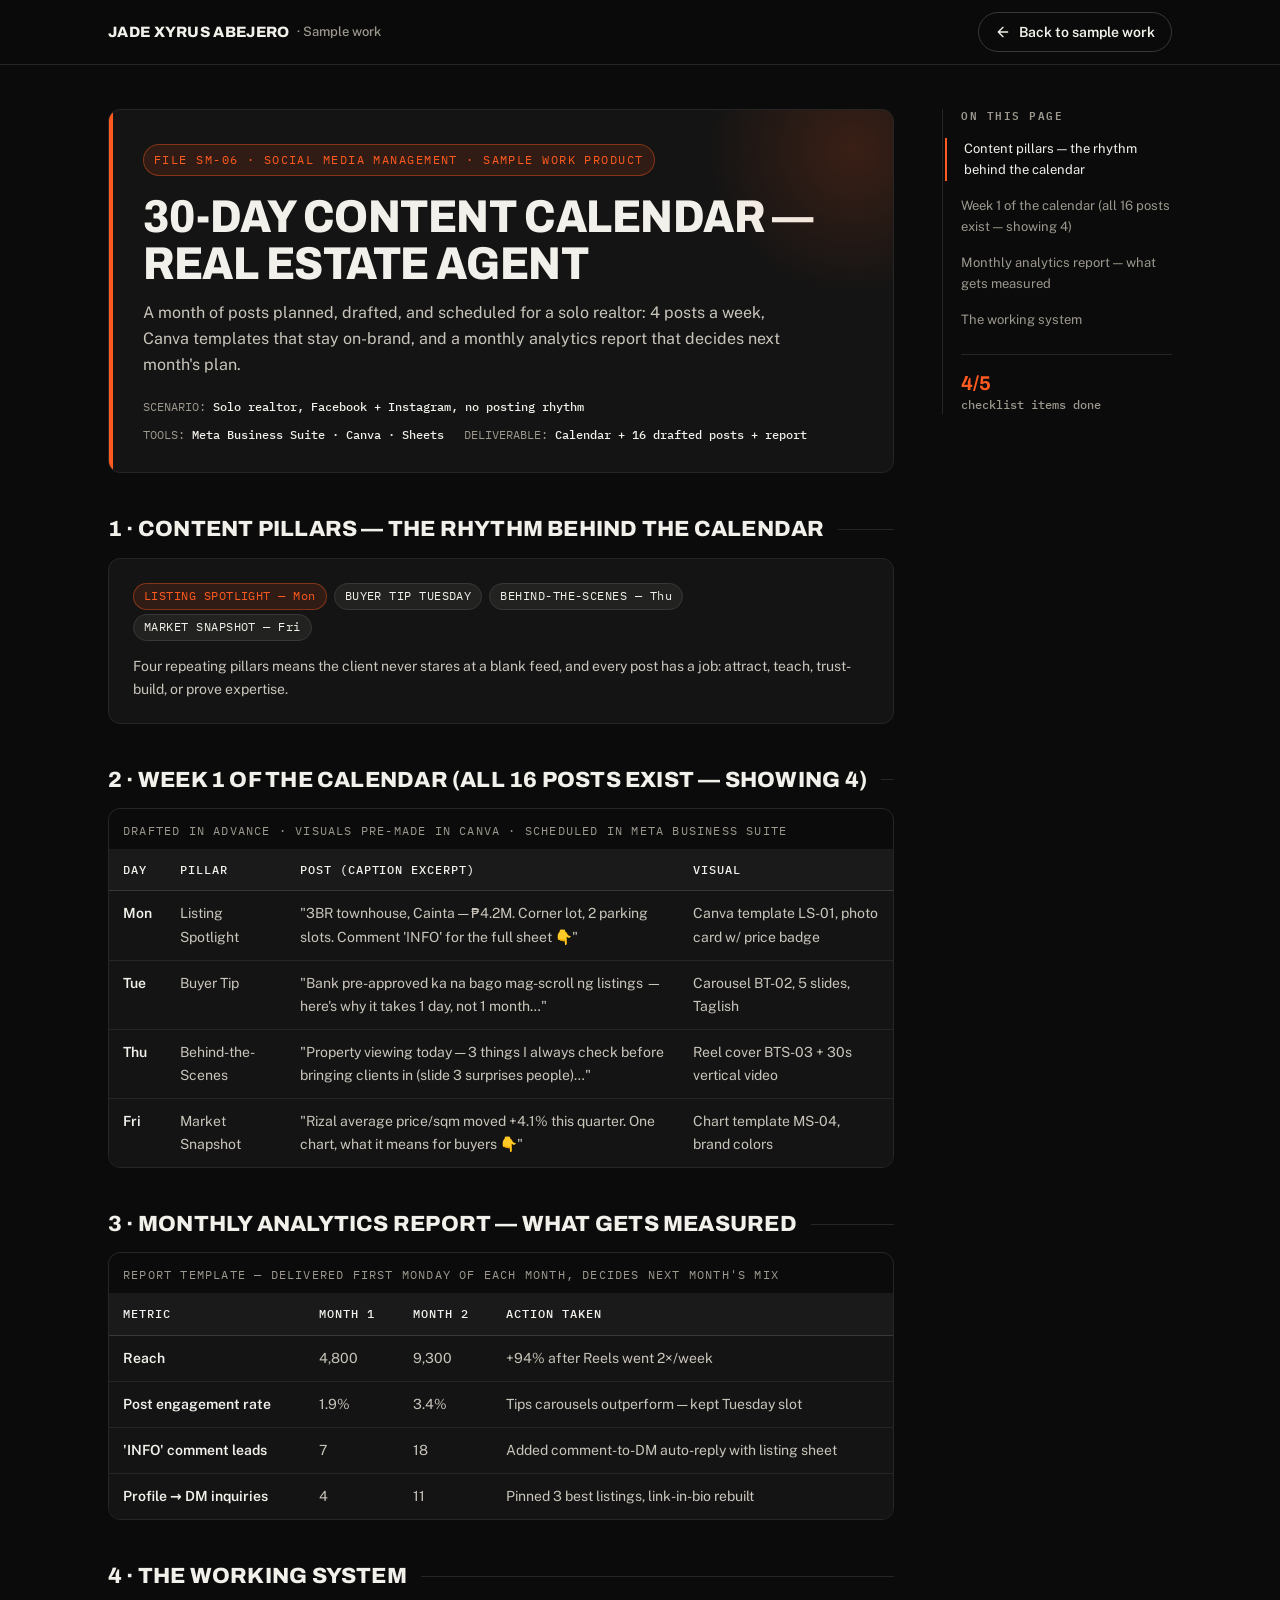
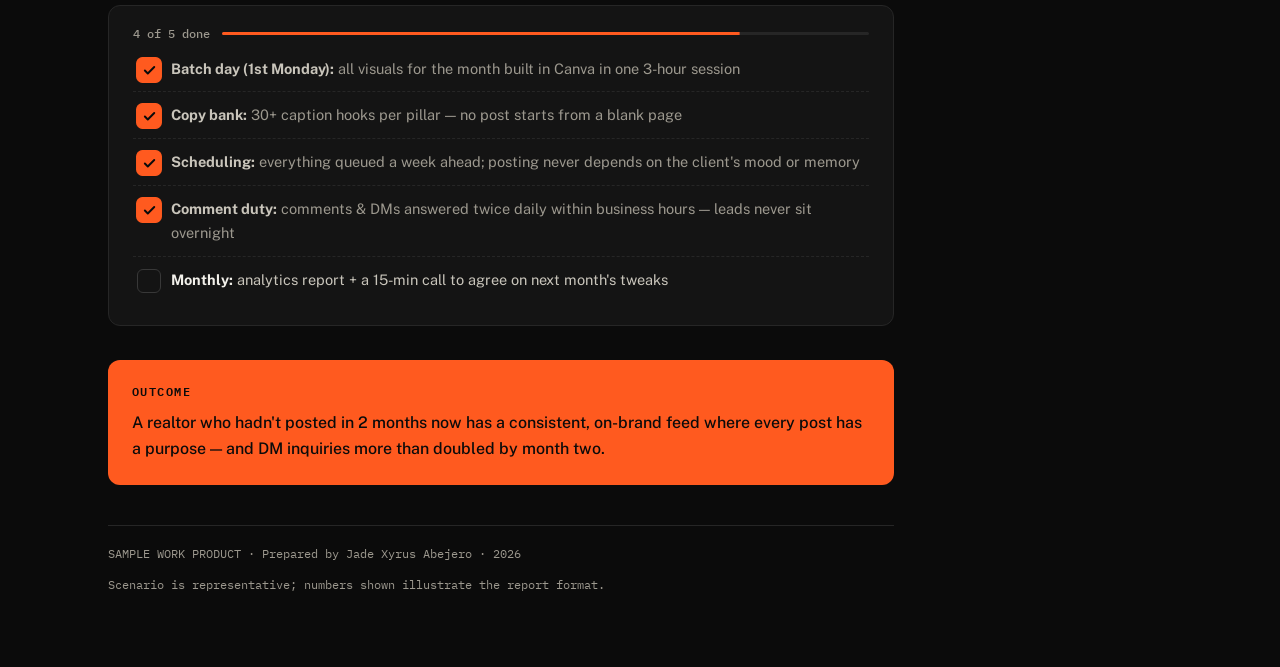
<file: samples/social-media-management.html>
<!DOCTYPE html>
<html lang="en">
<head>
<meta charset="UTF-8">
<meta name="viewport" content="width=device-width, initial-scale=1.0">
<meta name="theme-color" content="#0B0B0B">
<title>Sample: Social Media Content Calendar — Jade Xyrus Abejero</title>
<link rel="icon" href="data:image/svg+xml,%3Csvg xmlns='http://www.w3.org/2000/svg' viewBox='0 0 64 64'%3E%3Crect width='64' height='64' rx='14' fill='%230B0B0B'/%3E%3Ctext x='32' y='43' text-anchor='middle' font-family='Arial Black,Arial,sans-serif' font-weight='900' font-size='25' letter-spacing='-1'%3E%3Ctspan fill='%23F2F0EA'%3EJ%3C/tspan%3E%3Ctspan fill='%23FF5A1F'%3EX%3C/tspan%3E%3Ctspan fill='%23F2F0EA'%3EA%3C/tspan%3E%3C/text%3E%3C/svg%3E">
<link rel="preconnect" href="https://fonts.googleapis.com">
<link href="https://fonts.googleapis.com/css2?family=Archivo:wdth,wght@75..100,500..900&family=Public+Sans:wght@400;500;600;700&family=IBM+Plex+Mono:wght@400;500;600&display=swap" rel="stylesheet">
<link rel="stylesheet" href="../assets/samples.css">
</head>
<body>

<nav class="docbar">
  <div class="docbar-inner">
    <a class="brand" href="../index.html"><strong>Jade Xyrus Abejero</strong><span class="kind">· Sample work</span></a>
    <a class="backlink" href="../index.html#cases">Back to sample work</a>
  </div>
</nav>

<main class="doc">

  <div class="doc-head">
    <span class="filetag">FILE SM-06 · SOCIAL MEDIA MANAGEMENT · SAMPLE WORK PRODUCT</span>
    <h1>30-Day Content Calendar — Real Estate Agent</h1>
    <p class="brief">A month of posts planned, drafted, and scheduled for a solo realtor: 4 posts a week, Canva templates that stay on-brand, and a monthly analytics report that decides next month's plan.</p>
    <div class="context">
      <span>SCENARIO: <b>Solo realtor, Facebook + Instagram, no posting rhythm</b></span>
      <span>TOOLS: <b>Meta Business Suite · Canva · Sheets</b></span>
      <span>DELIVERABLE: <b>Calendar + 16 drafted posts + report</b></span>
    </div>
  </div>

  <h2 class="sect">1 · Content pillars — the rhythm behind the calendar</h2>
  <div class="panel">
    <span class="pill gold">LISTING SPOTLIGHT — Mon</span>
    <span class="pill">BUYER TIP TUESDAY</span>
    <span class="pill">BEHIND-THE-SCENES — Thu</span>
    <span class="pill">MARKET SNAPSHOT — Fri</span>
    <p style="margin:12px 0 0;font-size:14px;color:var(--ink-soft);">Four repeating pillars means the client never stares at a blank feed, and every post has a job: attract, teach, trust-build, or prove expertise.</p>
  </div>

  <h2 class="sect">2 · Week 1 of the calendar (all 16 posts exist — showing 4)</h2>
  <table class="grid">
    <caption>Drafted in advance · visuals pre-made in Canva · scheduled in Meta Business Suite</caption>
    <thead>
      <tr><th>Day</th><th>Pillar</th><th>Post (caption excerpt)</th><th>Visual</th></tr>
    </thead>
    <tbody>
      <tr>
        <td><b>Mon</b></td><td>Listing Spotlight</td>
        <td>"3BR townhouse, Cainta — ₱4.2M. Corner lot, 2 parking slots. Comment 'INFO' for the full sheet 👇"</td>
        <td>Canva template LS-01, photo card w/ price badge</td>
      </tr>
      <tr>
        <td><b>Tue</b></td><td>Buyer Tip</td>
        <td>"Bank pre-approved ka na bago mag-scroll ng listings — here's why it takes 1 day, not 1 month…"</td>
        <td>Carousel BT-02, 5 slides, Taglish</td>
      </tr>
      <tr>
        <td><b>Thu</b></td><td>Behind-the-Scenes</td>
        <td>"Property viewing today — 3 things I always check before bringing clients in (slide 3 surprises people)…"</td>
        <td>Reel cover BTS-03 + 30s vertical video</td>
      </tr>
      <tr>
        <td><b>Fri</b></td><td>Market Snapshot</td>
        <td>"Rizal average price/sqm moved +4.1% this quarter. One chart, what it means for buyers 👇"</td>
        <td>Chart template MS-04, brand colors</td>
      </tr>
    </tbody>
  </table>

  <h2 class="sect">3 · Monthly analytics report — what gets measured</h2>
  <table class="grid">
    <caption>Report template — delivered first Monday of each month, decides next month's mix</caption>
    <thead>
      <tr><th>Metric</th><th>Month 1</th><th>Month 2</th><th>Action taken</th></tr>
    </thead>
    <tbody>
      <tr><td><b>Reach</b></td><td>4,800</td><td>9,300</td><td>+94% after Reels went 2×/week</td></tr>
      <tr><td><b>Post engagement rate</b></td><td>1.9%</td><td>3.4%</td><td>Tips carousels outperform — kept Tuesday slot</td></tr>
      <tr><td><b>'INFO' comment leads</b></td><td>7</td><td>18</td><td>Added comment-to-DM auto-reply with listing sheet</td></tr>
      <tr><td><b>Profile → DM inquiries</b></td><td>4</td><td>11</td><td>Pinned 3 best listings, link-in-bio rebuilt</td></tr>
    </tbody>
  </table>

  <h2 class="sect">4 · The working system</h2>
  <div class="panel">
    <ul class="checks">
      <li><b>Batch day (1st Monday):</b> all visuals for the month built in Canva in one 3-hour session</li>
      <li><b>Copy bank:</b> 30+ caption hooks per pillar — no post starts from a blank page</li>
      <li><b>Scheduling:</b> everything queued a week ahead; posting never depends on the client's mood or memory</li>
      <li><b>Comment duty:</b> comments &amp; DMs answered twice daily within business hours — leads never sit overnight</li>
      <li class="todo"><b>Monthly:</b> analytics report + a 15-min call to agree on next month's tweaks</li>
    </ul>
  </div>

  <div class="result">
    <span class="rk">Outcome</span>
    <p>A realtor who hadn't posted in 2 months now has a consistent, on-brand feed where every post has a purpose — and DM inquiries more than doubled by month two.</p>
  </div>

  <div class="docfoot">
    <span>SAMPLE WORK PRODUCT · Prepared by Jade Xyrus Abejero · 2026</span>
    <span>Scenario is representative; numbers shown illustrate the report format.</span>
  </div>

</main>

<script src="../assets/sample.js" defer></script>
</body>
</html>
</file>
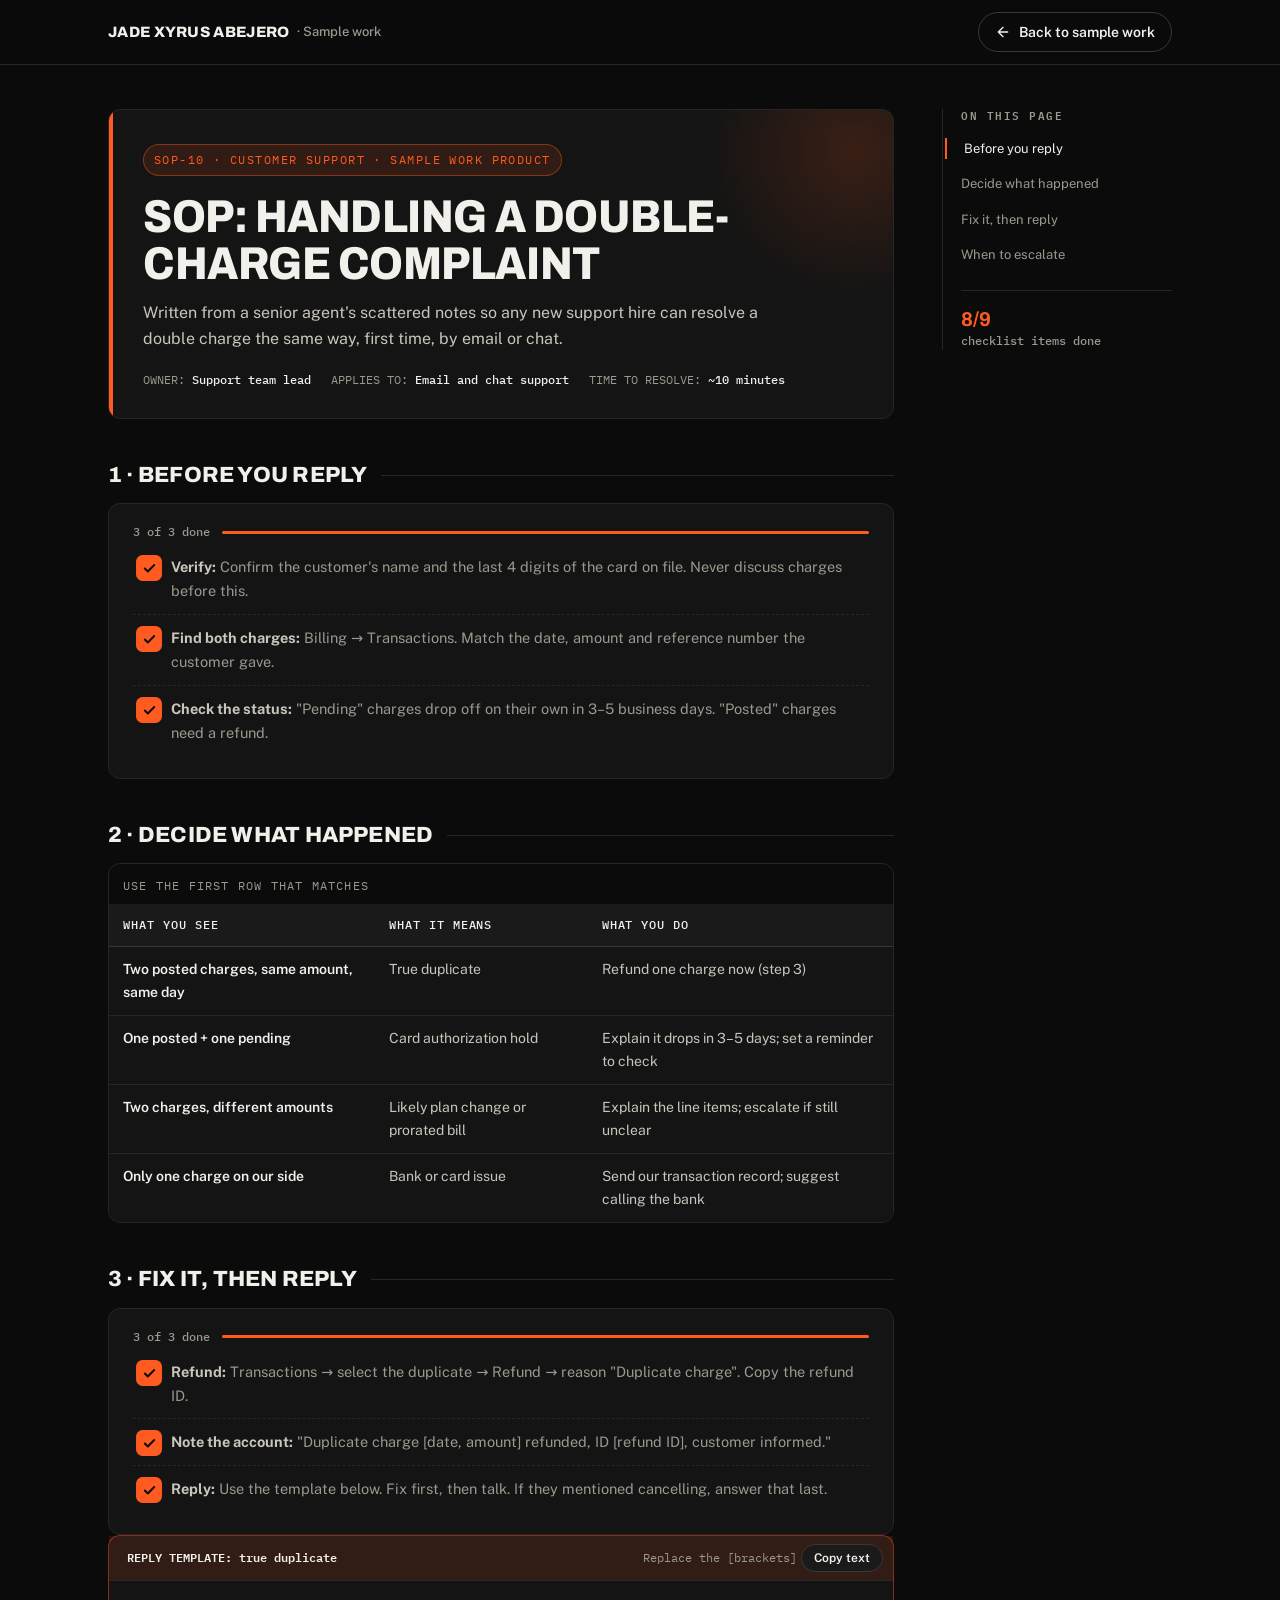
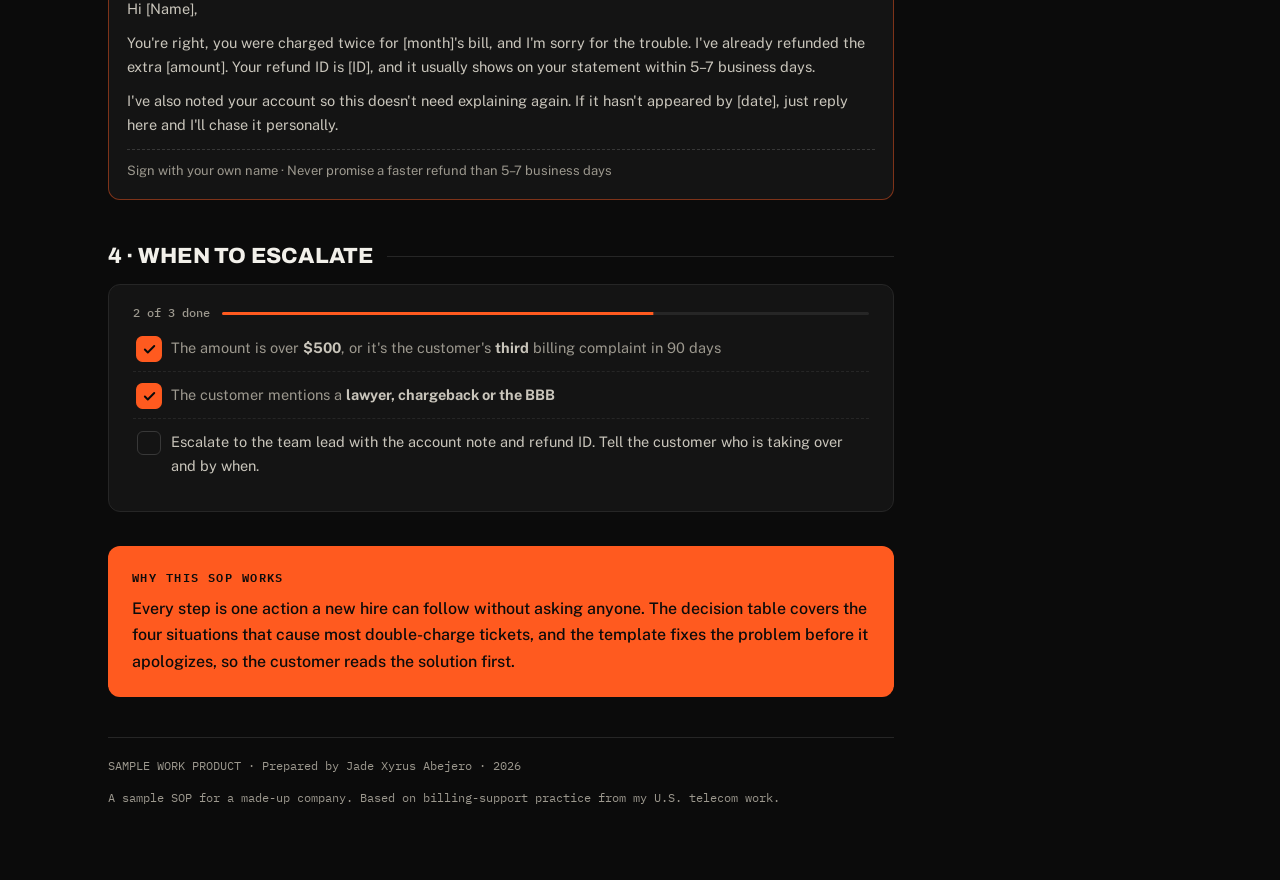
<file: samples/sop-billing-dispute.html>
<!DOCTYPE html>
<html lang="en">
<head>
<meta charset="UTF-8">
<meta name="viewport" content="width=device-width, initial-scale=1.0">
<meta name="theme-color" content="#0B0B0B">
<title>Sample SOP: Handling a Double-Charge Complaint — Jade Xyrus Abejero</title>
<link rel="icon" href="data:image/svg+xml,%3Csvg xmlns='http://www.w3.org/2000/svg' viewBox='0 0 64 64'%3E%3Crect width='64' height='64' rx='14' fill='%230B0B0B'/%3E%3Ctext x='32' y='43' text-anchor='middle' font-family='Arial Black,Arial,sans-serif' font-weight='900' font-size='25' letter-spacing='-1'%3E%3Ctspan fill='%23F2F0EA'%3EJ%3C/tspan%3E%3Ctspan fill='%23FF5A1F'%3EX%3C/tspan%3E%3Ctspan fill='%23F2F0EA'%3EA%3C/tspan%3E%3C/text%3E%3C/svg%3E">
<link rel="preconnect" href="https://fonts.googleapis.com">
<link href="https://fonts.googleapis.com/css2?family=Archivo:wdth,wght@75..100,500..900&family=Public+Sans:wght@400;500;600;700&family=IBM+Plex+Mono:wght@400;500;600&display=swap" rel="stylesheet">
<link rel="stylesheet" href="../assets/samples.css">
</head>
<body>

<nav class="docbar">
  <div class="docbar-inner">
    <a class="brand" href="../index.html"><strong>Jade Xyrus Abejero</strong><span class="kind">· Sample work</span></a>
    <a class="backlink" href="../index.html#cases">Back to sample work</a>
  </div>
</nav>

<main class="doc">

  <div class="doc-head">
    <span class="filetag">SOP-10 · CUSTOMER SUPPORT · SAMPLE WORK PRODUCT</span>
    <h1>SOP: Handling a Double-Charge Complaint</h1>
    <p class="brief">Written from a senior agent's scattered notes so any new support hire can resolve a double charge the same way, first time, by email or chat.</p>
    <div class="context">
      <span>OWNER: <b>Support team lead</b></span>
      <span>APPLIES TO: <b>Email and chat support</b></span>
      <span>TIME TO RESOLVE: <b>~10 minutes</b></span>
    </div>
  </div>

  <h2 class="sect">1 · Before you reply</h2>
  <div class="panel">
    <ul class="checks">
      <li><b>Verify:</b> Confirm the customer's name and the last 4 digits of the card on file. Never discuss charges before this.</li>
      <li><b>Find both charges:</b> Billing → Transactions. Match the date, amount and reference number the customer gave.</li>
      <li><b>Check the status:</b> "Pending" charges drop off on their own in 3–5 business days. "Posted" charges need a refund.</li>
    </ul>
  </div>

  <h2 class="sect">2 · Decide what happened</h2>
  <table class="grid">
    <caption>Use the first row that matches</caption>
    <thead><tr><th>What you see</th><th>What it means</th><th>What you do</th></tr></thead>
    <tbody>
      <tr><td><b>Two posted charges, same amount, same day</b></td><td>True duplicate</td><td>Refund one charge now (step 3)</td></tr>
      <tr><td><b>One posted + one pending</b></td><td>Card authorization hold</td><td>Explain it drops in 3–5 days; set a reminder to check</td></tr>
      <tr><td><b>Two charges, different amounts</b></td><td>Likely plan change or prorated bill</td><td>Explain the line items; escalate if still unclear</td></tr>
      <tr><td><b>Only one charge on our side</b></td><td>Bank or card issue</td><td>Send our transaction record; suggest calling the bank</td></tr>
    </tbody>
  </table>

  <h2 class="sect">3 · Fix it, then reply</h2>
  <div class="panel">
    <ul class="checks">
      <li><b>Refund:</b> Transactions → select the duplicate → Refund → reason "Duplicate charge". Copy the refund ID.</li>
      <li><b>Note the account:</b> "Duplicate charge [date, amount] refunded, ID [refund ID], customer informed."</li>
      <li><b>Reply:</b> Use the template below. Fix first, then talk. If they mentioned cancelling, answer that last.</li>
    </ul>
  </div>

  <div class="email draft">
    <div class="hdr">
      <span class="who">REPLY TEMPLATE: true duplicate</span>
      <span class="stamp">Replace the [brackets]</span>
    </div>
    <div class="body">
      <p>Hi [Name],</p>
      <p>You're right, you were charged twice for [month]'s bill, and I'm sorry for the trouble. I've already refunded the extra [amount]. Your refund ID is [ID], and it usually shows on your statement within 5–7 business days.</p>
      <p>I've also noted your account so this doesn't need explaining again. If it hasn't appeared by [date], just reply here and I'll chase it personally.</p>
      <div class="sig">Sign with your own name · Never promise a faster refund than 5–7 business days</div>
    </div>
  </div>

  <h2 class="sect">4 · When to escalate</h2>
  <div class="panel">
    <ul class="checks">
      <li>The amount is over <b>$500</b>, or it's the customer's <b>third</b> billing complaint in 90 days</li>
      <li>The customer mentions a <b>lawyer, chargeback or the BBB</b></li>
      <li class="todo">Escalate to the team lead with the account note and refund ID. Tell the customer who is taking over and by when.</li>
    </ul>
  </div>

  <div class="result">
    <span class="rk">Why this SOP works</span>
    <p>Every step is one action a new hire can follow without asking anyone. The decision table covers the four situations that cause most double-charge tickets, and the template fixes the problem before it apologizes, so the customer reads the solution first.</p>
  </div>

  <div class="docfoot">
    <span>SAMPLE WORK PRODUCT · Prepared by Jade Xyrus Abejero · 2026</span>
    <span>A sample SOP for a made-up company. Based on billing-support practice from my U.S. telecom work.</span>
  </div>

</main>

<script src="../assets/sample.js" defer></script>
</body>
</html>
</file>
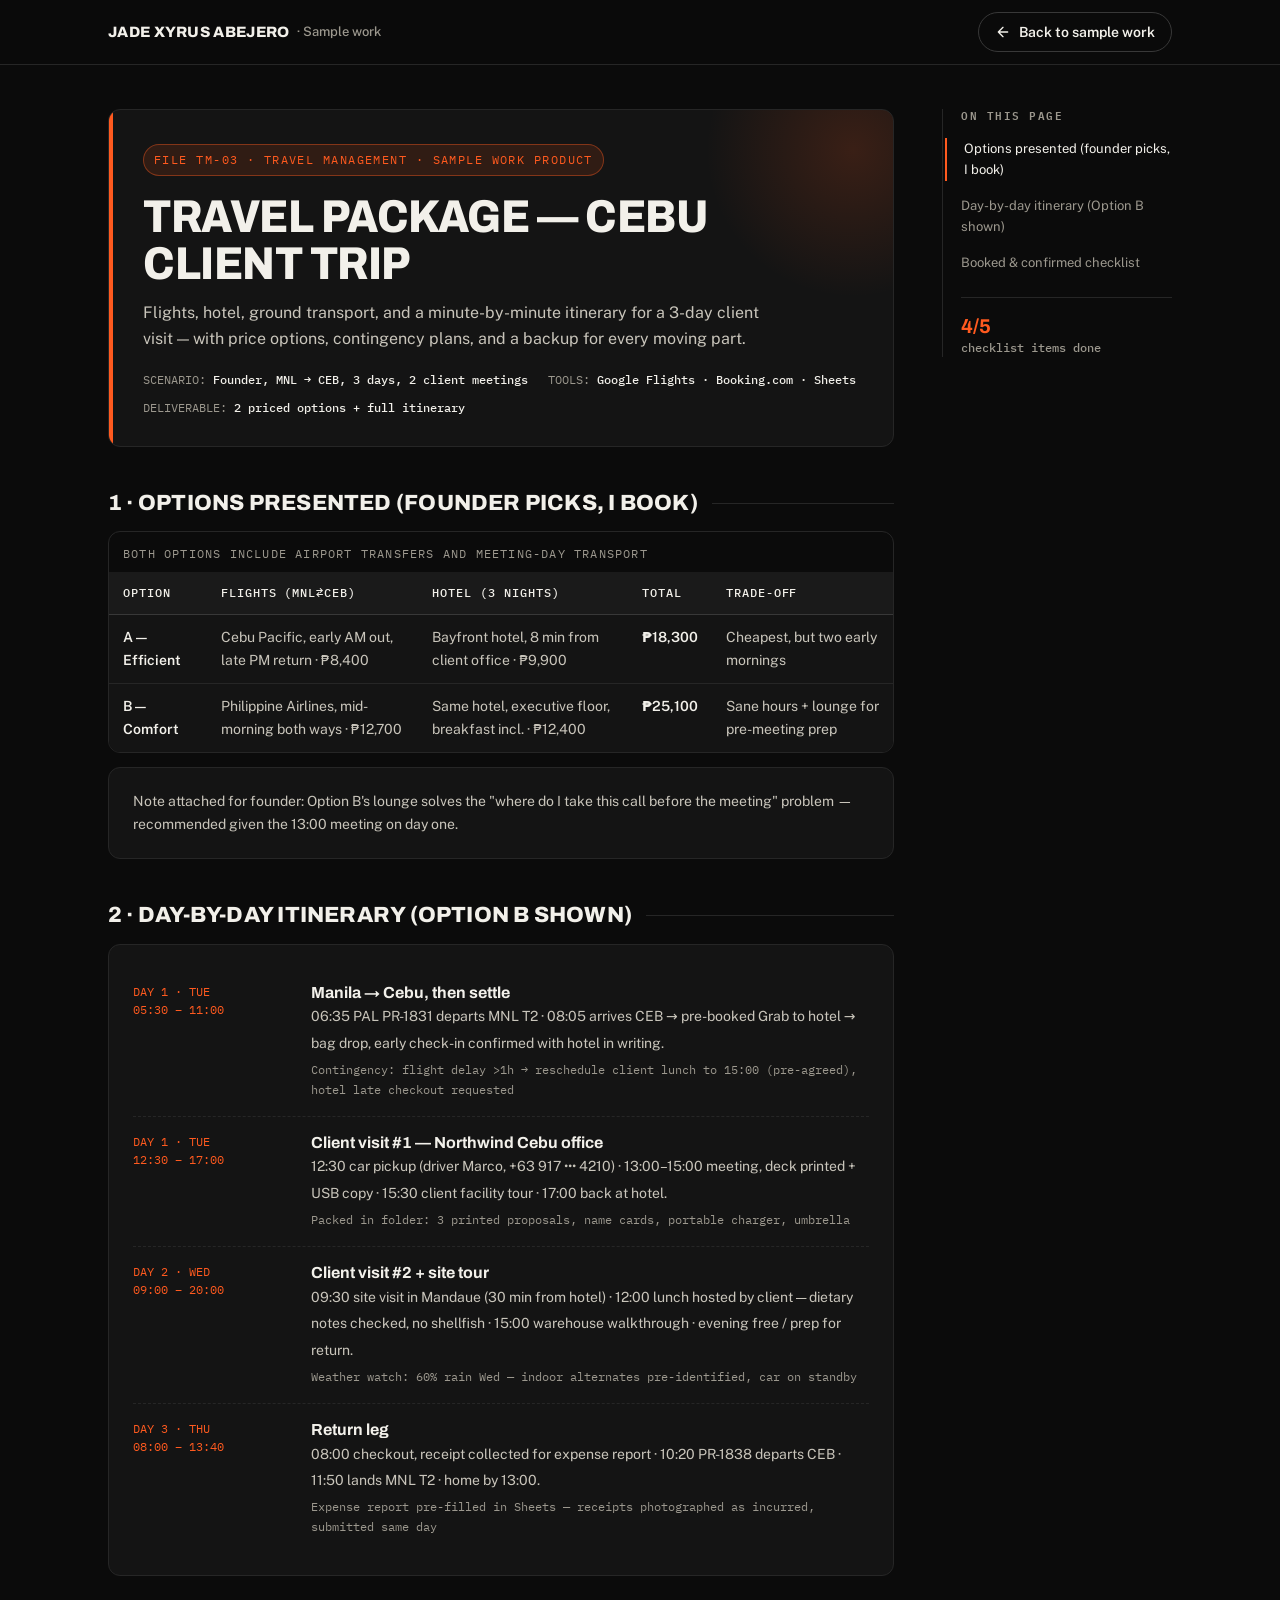
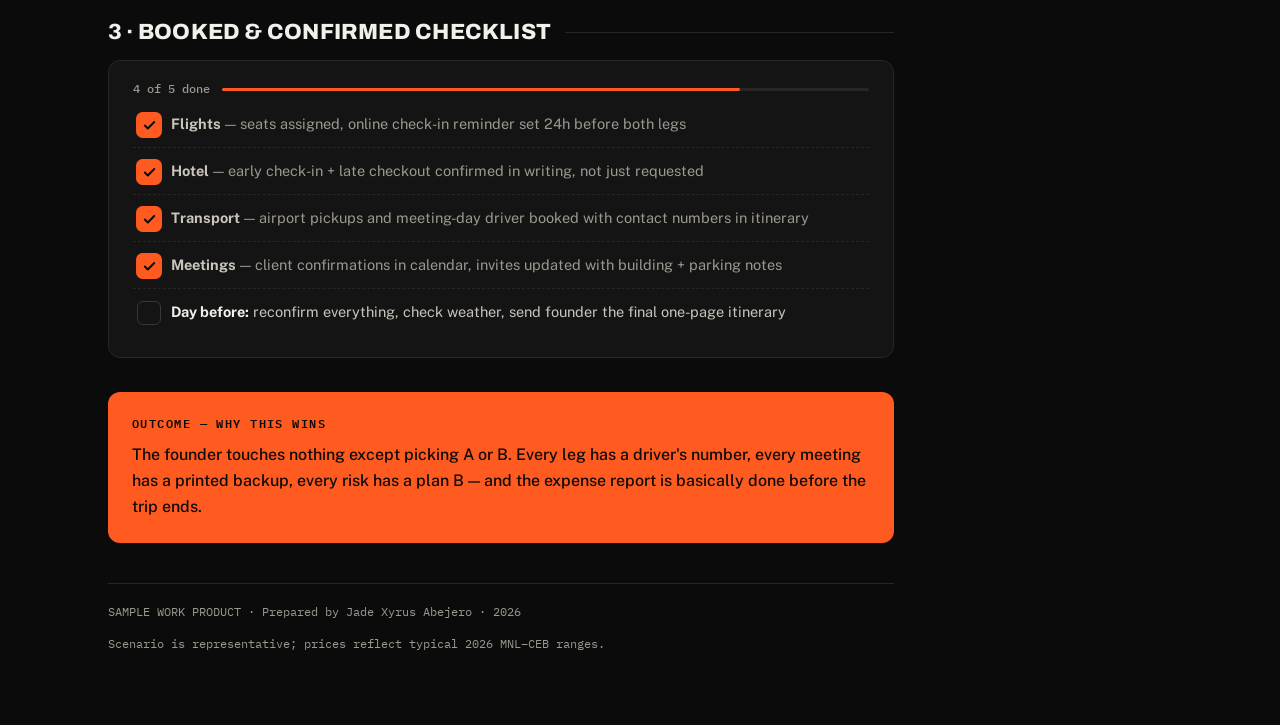
<file: samples/travel-management.html>
<!DOCTYPE html>
<html lang="en">
<head>
<meta charset="UTF-8">
<meta name="viewport" content="width=device-width, initial-scale=1.0">
<meta name="theme-color" content="#0B0B0B">
<title>Sample: Travel Planning — Cebu Client Trip — Jade Xyrus Abejero</title>
<link rel="icon" href="data:image/svg+xml,%3Csvg xmlns='http://www.w3.org/2000/svg' viewBox='0 0 64 64'%3E%3Crect width='64' height='64' rx='14' fill='%230B0B0B'/%3E%3Ctext x='32' y='43' text-anchor='middle' font-family='Arial Black,Arial,sans-serif' font-weight='900' font-size='25' letter-spacing='-1'%3E%3Ctspan fill='%23F2F0EA'%3EJ%3C/tspan%3E%3Ctspan fill='%23FF5A1F'%3EX%3C/tspan%3E%3Ctspan fill='%23F2F0EA'%3EA%3C/tspan%3E%3C/text%3E%3C/svg%3E">
<link rel="preconnect" href="https://fonts.googleapis.com">
<link href="https://fonts.googleapis.com/css2?family=Archivo:wdth,wght@75..100,500..900&family=Public+Sans:wght@400;500;600;700&family=IBM+Plex+Mono:wght@400;500;600&display=swap" rel="stylesheet">
<link rel="stylesheet" href="../assets/samples.css">
</head>
<body>

<nav class="docbar">
  <div class="docbar-inner">
    <a class="brand" href="../index.html"><strong>Jade Xyrus Abejero</strong><span class="kind">· Sample work</span></a>
    <a class="backlink" href="../index.html#cases">Back to sample work</a>
  </div>
</nav>

<main class="doc">

  <div class="doc-head">
    <span class="filetag">FILE TM-03 · TRAVEL MANAGEMENT · SAMPLE WORK PRODUCT</span>
    <h1>Travel Package — Cebu Client Trip</h1>
    <p class="brief">Flights, hotel, ground transport, and a minute-by-minute itinerary for a 3-day client visit — with price options, contingency plans, and a backup for every moving part.</p>
    <div class="context">
      <span>SCENARIO: <b>Founder, MNL → CEB, 3 days, 2 client meetings</b></span>
      <span>TOOLS: <b>Google Flights · Booking.com · Sheets</b></span>
      <span>DELIVERABLE: <b>2 priced options + full itinerary</b></span>
    </div>
  </div>

  <h2 class="sect">1 · Options presented (founder picks, I book)</h2>
  <table class="grid">
    <caption>Both options include airport transfers and meeting-day transport</caption>
    <thead>
      <tr><th>Option</th><th>Flights (MNL⇄CEB)</th><th>Hotel (3 nights)</th><th>Total</th><th>Trade-off</th></tr>
    </thead>
    <tbody>
      <tr>
        <td><b>A — Efficient</b></td>
        <td>Cebu Pacific, early AM out, late PM return · ₱8,400</td>
        <td>Bayfront hotel, 8 min from client office · ₱9,900</td>
        <td><b>₱18,300</b></td>
        <td>Cheapest, but two early mornings</td>
      </tr>
      <tr>
        <td><b>B — Comfort</b></td>
        <td>Philippine Airlines, mid-morning both ways · ₱12,700</td>
        <td>Same hotel, executive floor, breakfast incl. · ₱12,400</td>
        <td><b>₱25,100</b></td>
        <td>Sane hours + lounge for pre-meeting prep</td>
      </tr>
    </tbody>
  </table>
  <p class="panel" style="margin-top:14px;font-size:14px;color:var(--ink-soft);">Note attached for founder: Option B's lounge solves the "where do I take this call before the meeting" problem — recommended given the 13:00 meeting on day one.</p>

  <h2 class="sect">2 · Day-by-day itinerary (Option B shown)</h2>
  <div class="panel">

    <div class="leg">
      <div class="when">DAY 1 · TUE<br>05:30 – 11:00</div>
      <div class="what">
        <b>Manila → Cebu, then settle</b>
        <span>06:35 PAL PR-1831 departs MNL T2 · 08:05 arrives CEB → pre-booked Grab to hotel → bag drop, early check-in confirmed with hotel in writing.</span>
        <span class="meta">Contingency: flight delay &gt;1h → reschedule client lunch to 15:00 (pre-agreed), hotel late checkout requested</span>
      </div>
    </div>

    <div class="leg">
      <div class="when">DAY 1 · TUE<br>12:30 – 17:00</div>
      <div class="what">
        <b>Client visit #1 — Northwind Cebu office</b>
        <span>12:30 car pickup (driver Marco, +63 917 ••• 4210) · 13:00–15:00 meeting, deck printed + USB copy · 15:30 client facility tour · 17:00 back at hotel.</span>
        <span class="meta">Packed in folder: 3 printed proposals, name cards, portable charger, umbrella</span>
      </div>
    </div>

    <div class="leg">
      <div class="when">DAY 2 · WED<br>09:00 – 20:00</div>
      <div class="what">
        <b>Client visit #2 + site tour</b>
        <span>09:30 site visit in Mandaue (30 min from hotel) · 12:00 lunch hosted by client — dietary notes checked, no shellfish · 15:00 warehouse walkthrough · evening free / prep for return.</span>
        <span class="meta">Weather watch: 60% rain Wed — indoor alternates pre-identified, car on standby</span>
      </div>
    </div>

    <div class="leg">
      <div class="when">DAY 3 · THU<br>08:00 – 13:40</div>
      <div class="what">
        <b>Return leg</b>
        <span>08:00 checkout, receipt collected for expense report · 10:20 PR-1838 departs CEB · 11:50 lands MNL T2 · home by 13:00.</span>
        <span class="meta">Expense report pre-filled in Sheets — receipts photographed as incurred, submitted same day</span>
      </div>
    </div>

  </div>

  <h2 class="sect">3 · Booked &amp; confirmed checklist</h2>
  <div class="panel">
    <ul class="checks">
      <li><b>Flights</b> — seats assigned, online check-in reminder set 24h before both legs</li>
      <li><b>Hotel</b> — early check-in + late checkout confirmed in writing, not just requested</li>
      <li><b>Transport</b> — airport pickups and meeting-day driver booked with contact numbers in itinerary</li>
      <li><b>Meetings</b> — client confirmations in calendar, invites updated with building + parking notes</li>
      <li class="todo"><b>Day before:</b> reconfirm everything, check weather, send founder the final one-page itinerary</li>
    </ul>
  </div>

  <div class="result">
    <span class="rk">Outcome — why this wins</span>
    <p>The founder touches nothing except picking A or B. Every leg has a driver's number, every meeting has a printed backup, every risk has a plan B — and the expense report is basically done before the trip ends.</p>
  </div>

  <div class="docfoot">
    <span>SAMPLE WORK PRODUCT · Prepared by Jade Xyrus Abejero · 2026</span>
    <span>Scenario is representative; prices reflect typical 2026 MNL–CEB ranges.</span>
  </div>

</main>

<script src="../assets/sample.js" defer></script>
</body>
</html>
</file>
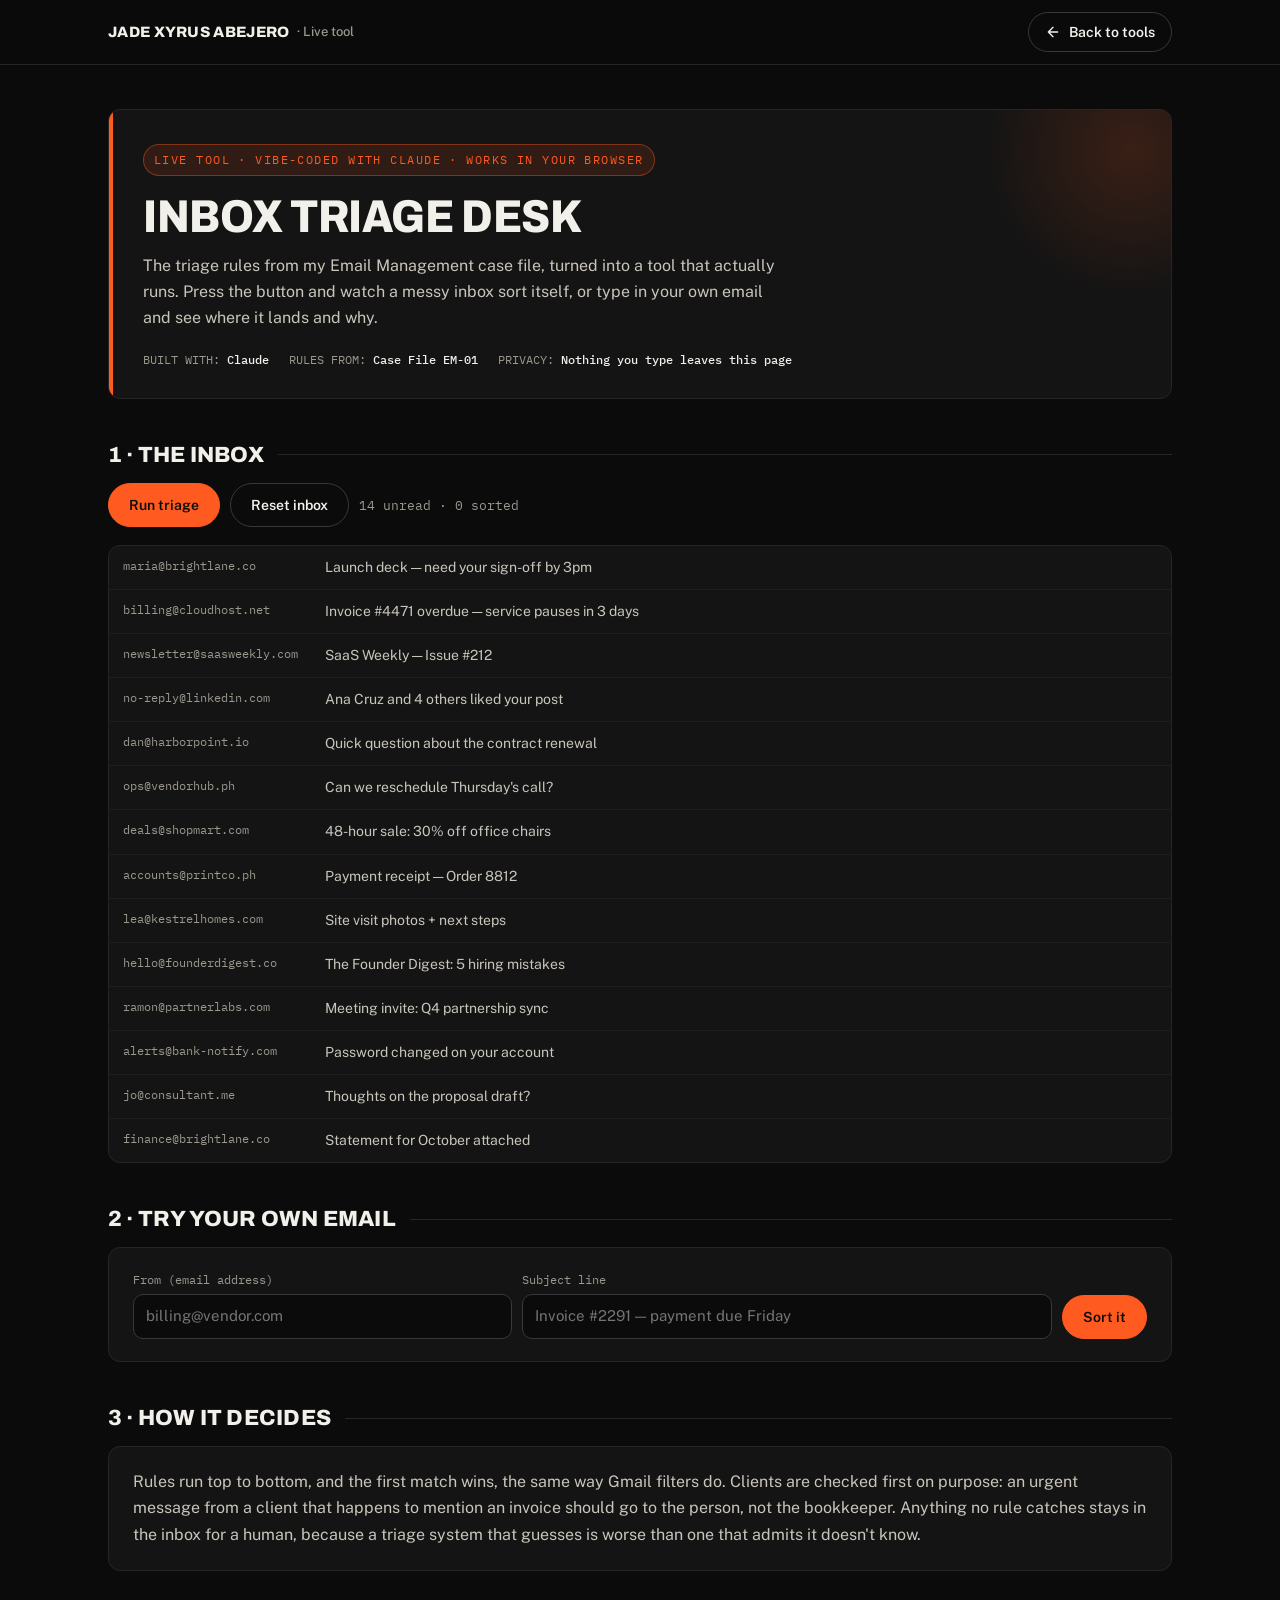
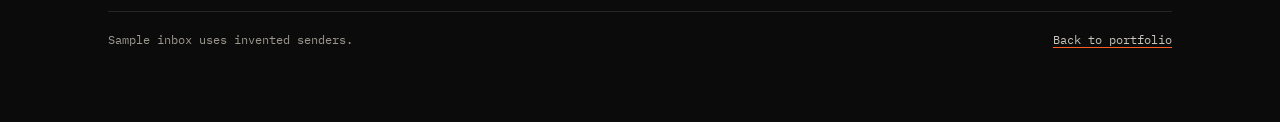
<file: tools/inbox-triage.html>
<!DOCTYPE html>
<html lang="en">
<head>
<meta charset="UTF-8">
<meta name="theme-color" content="#0B0B0B">
<meta name="viewport" content="width=device-width, initial-scale=1.0">
<title>Live Tool: Inbox Triage Desk — Jade Xyrus Abejero</title>
<link rel="icon" href="data:image/svg+xml,%3Csvg xmlns='http://www.w3.org/2000/svg' viewBox='0 0 64 64'%3E%3Crect width='64' height='64' rx='14' fill='%230B0B0B'/%3E%3Ctext x='32' y='43' text-anchor='middle' font-family='Arial Black,Arial,sans-serif' font-weight='900' font-size='25' letter-spacing='-1'%3E%3Ctspan fill='%23F2F0EA'%3EJ%3C/tspan%3E%3Ctspan fill='%23FF5A1F'%3EX%3C/tspan%3E%3Ctspan fill='%23F2F0EA'%3EA%3C/tspan%3E%3C/text%3E%3C/svg%3E">
<link rel="preconnect" href="https://fonts.googleapis.com">
<link href="https://fonts.googleapis.com/css2?family=Archivo:wdth,wght@75..100,500..900&family=Public+Sans:wght@400;500;600;700&family=IBM+Plex+Mono:wght@400;500;600&display=swap" rel="stylesheet">
<link rel="stylesheet" href="../assets/samples.css">
<style>
  /* dark theme to match the portfolio (no white flash) */
  html,body{background:#0B0B0B}
  .tool-bar{display:flex;flex-wrap:wrap;gap:10px;align-items:center;margin:4px 0 18px}
  .tbtn{font-family:'Public Sans',system-ui,sans-serif;font-weight:600;font-size:14px;min-height:44px;padding:10px 20px;border-radius:999px;border:1px solid #FF5A1F;background:#FF5A1F;color:#0B0B0B;cursor:pointer;transition:background .2s,color .2s,border-color .2s}
  .tbtn:hover{background:#FF7440}
  .tbtn.ghost{background:transparent;color:#F2F0EA;border-color:#383838}
  .tbtn.ghost:hover{border-color:#FF5A1F;color:#fff}
  .tbtn:focus-visible,.tin:focus-visible{outline:2px solid #FF5A1F;outline-offset:2px}
  .counter{font-family:'IBM Plex Mono',monospace;font-size:12.5px;color:#9C988E}
  .lanes{display:grid;grid-template-columns:repeat(auto-fit,minmax(200px,1fr));gap:12px}
  .lane{background:#141414;border:1px solid #262626;border-radius:12px;padding:14px;min-width:0}
  .lane h3{font-family:'Archivo',sans-serif;font-weight:800;text-transform:uppercase;font-size:15px;color:#F2F0EA;margin:0 0 4px;display:flex;justify-content:space-between;gap:8px}
  .lane h3 .n{font-family:'IBM Plex Mono',monospace;font-size:12px;color:#9C988E}
  .lane .act{font-family:'IBM Plex Mono',monospace;font-size:12px;color:#9C988E;margin-bottom:10px;line-height:1.45}
  .lane[data-k=client]{border-top:3px solid #FF5A1F}
  .lane[data-k=finance]{border-top:3px solid #FF8A5C}
  .lane[data-k=sched]{border-top:3px solid #F2F0EA}
  .lane[data-k=reading]{border-top:3px solid #9C988E}
  .lane[data-k=noise]{border-top:3px solid #383838}
  .mail{border:1px solid #262626;border-radius:10px;padding:9px 11px;margin-bottom:8px;background:#1A1A1A;font-size:13.5px;line-height:1.4;color:#C9C5BB;animation:drop .35s ease both}
  .mail b{display:block;font-family:'Archivo',sans-serif;font-weight:700;font-size:13.5px;color:#F2F0EA;overflow-wrap:anywhere}
  .mail .from{font-family:'IBM Plex Mono',monospace;font-size:12px;color:#9C988E;overflow-wrap:anywhere}
  .mail .why{font-family:'IBM Plex Mono',monospace;font-size:12px;color:#FF5A1F;margin-top:4px}
  @keyframes drop{from{opacity:.2;transform:translateY(-6px)}to{opacity:1;transform:none}}
  @media (prefers-reduced-motion:reduce){.mail{animation:none}}
  .inbox-list{background:#141414;border:1px solid #262626;border-radius:12px;overflow:hidden}
  .inbox-row{display:grid;grid-template-columns:minmax(0,190px) minmax(0,1fr);gap:12px;padding:10px 14px;border-bottom:1px solid #1F1F1F;font-size:14px;color:#C9C5BB}
  .inbox-row:last-child{border-bottom:0}
  .inbox-row .f{font-family:'IBM Plex Mono',monospace;font-size:12px;color:#9C988E;overflow-wrap:anywhere}
  .inbox-row .s{overflow-wrap:anywhere}
  .try{display:grid;grid-template-columns:1fr 1.4fr auto;gap:10px;align-items:end}
  .try label{font-family:'IBM Plex Mono',monospace;font-size:12px;color:#9C988E;display:block;margin-bottom:4px}
  .tin{width:100%;min-height:44px;font:inherit;font-size:15px;padding:9px 12px;border:1px solid #383838;border-radius:10px;background:#0B0B0B;color:#F2F0EA}
  .verdict{margin-top:14px;padding:12px 14px;border-radius:10px;background:rgba(255,90,31,.12);border:1px solid rgba(255,90,31,.4);color:#F2F0EA;font-size:14.5px;display:none}
  .verdict.on{display:block}
  .verdict b{font-family:'Archivo',sans-serif}
  @media (max-width:640px){.try{grid-template-columns:1fr}.inbox-row{grid-template-columns:1fr;gap:2px}}
</style>
</head>
<body>

<nav class="docbar">
  <div class="docbar-inner">
    <a class="brand" href="../index.html"><strong>Jade Xyrus Abejero</strong><span class="kind">· Live tool</span></a>
    <a class="backlink" href="../index.html#tools">Back to tools</a>
  </div>
</nav>

<main class="doc">

  <div class="doc-head">
    <span class="filetag">LIVE TOOL · VIBE-CODED WITH CLAUDE · WORKS IN YOUR BROWSER</span>
    <h1>Inbox Triage Desk</h1>
    <p class="brief">The triage rules from my Email Management case file, turned into a tool that actually runs. Press the button and watch a messy inbox sort itself, or type in your own email and see where it lands and why.</p>
    <div class="context">
      <span>BUILT WITH: <b>Claude</b></span>
      <span>RULES FROM: <b>Case File EM-01</b></span>
      <span>PRIVACY: <b>Nothing you type leaves this page</b></span>
    </div>
  </div>

  <h2 class="sect">1 · The inbox</h2>
  <div class="tool-bar">
    <button class="tbtn" id="run" type="button">Run triage</button>
    <button class="tbtn ghost" id="reset" type="button">Reset inbox</button>
    <span class="counter" id="count" aria-live="polite">14 unread · 0 sorted</span>
  </div>
  <div class="inbox-list" id="inbox"></div>
  <div class="lanes" id="lanes" hidden></div>

  <h2 class="sect">2 · Try your own email</h2>
  <div class="panel">
    <form class="try" id="tryForm">
      <div><label for="tFrom">From (email address)</label><input class="tin" id="tFrom" placeholder="billing@vendor.com" autocomplete="off"></div>
      <div><label for="tSubj">Subject line</label><input class="tin" id="tSubj" placeholder="Invoice #2291 — payment due Friday" autocomplete="off"></div>
      <button class="tbtn" type="submit">Sort it</button>
    </form>
    <div class="verdict" id="verdict" aria-live="polite"></div>
  </div>

  <h2 class="sect">3 · How it decides</h2>
  <div class="panel">
    <p style="margin:0">Rules run top to bottom, and the first match wins, the same way Gmail filters do. Clients are checked first on purpose: an urgent message from a client that happens to mention an invoice should go to the person, not the bookkeeper. Anything no rule catches stays in the inbox for a human, because a triage system that guesses is worse than one that admits it doesn't know.</p>
  </div>

  <div class="docfoot">Sample inbox uses invented senders. <a href="../index.html#tools">Back to portfolio</a></div>
</main>

<script>
const CLIENT_DOMAINS = ['brightlane.co','harborpoint.io','kestrelhomes.com'];
const LANES = [
  {k:'client', name:'Client', act:'Label + notify phone · reply < 2 h',
   test:(f,s)=>{const d=f.split('@')[1]||''; if(CLIENT_DOMAINS.includes(d)) return 'known client domain @'+d; return null;}},
  {k:'finance', name:'Finance', act:'Label + forward to bookkeeper · same day',
   test:(f,s)=>{const m=s.match(/invoice|payment|overdue|receipt|billing|statement/i); if(m) return 'subject mentions "'+m[0].toLowerCase()+'"'; if(/^(billing|accounts|ar|finance)@/i.test(f)) return 'finance sender address'; return null;}},
  {k:'sched', name:'Scheduling', act:'Label + propose 2 slots · reply < 4 h',
   test:(f,s)=>{const m=s.match(/meeting|call|schedule|reschedul|invite|calendar|availability|sync/i); return m?'subject mentions "'+m[0].toLowerCase()+'"':null;}},
  {k:'reading', name:'Reading', act:'Skip inbox · Friday digest',
   test:(f,s)=>{if(/^(newsletter|news|digest|hello|team)@/i.test(f)) return 'bulk sender address'; const m=s.match(/newsletter|weekly|digest|edition|issue #/i); return m?'looks like a newsletter ("'+m[0].toLowerCase()+'")':null;}},
  {k:'noise', name:'Noise', act:'Archive instantly · no reply needed',
   test:(f,s)=>{if(/^(no-?reply|notifications?|alerts?|do-not-reply)@/i.test(f)) return 'automated sender'; const m=s.match(/sale|% off|promo|liked your|new follower|password changed/i); return m?'promotional or alert ("'+m[0].toLowerCase()+'")':null;}}
];
const SAMPLE = [
  ['maria@brightlane.co','Launch deck — need your sign-off by 3pm'],
  ['billing@cloudhost.net','Invoice #4471 overdue — service pauses in 3 days'],
  ['newsletter@saasweekly.com','SaaS Weekly — Issue #212'],
  ['no-reply@linkedin.com','Ana Cruz and 4 others liked your post'],
  ['dan@harborpoint.io','Quick question about the contract renewal'],
  ['ops@vendorhub.ph','Can we reschedule Thursday\'s call?'],
  ['deals@shopmart.com','48-hour sale: 30% off office chairs'],
  ['accounts@printco.ph','Payment receipt — Order 8812'],
  ['lea@kestrelhomes.com','Site visit photos + next steps'],
  ['hello@founderdigest.co','The Founder Digest: 5 hiring mistakes'],
  ['ramon@partnerlabs.com','Meeting invite: Q4 partnership sync'],
  ['alerts@bank-notify.com','Password changed on your account'],
  ['jo@consultant.me','Thoughts on the proposal draft?'],
  ['finance@brightlane.co','Statement for October attached']
];
function classify(f,s){ f=(f||'').trim().toLowerCase(); s=(s||'').trim();
  for(const L of LANES){const why=L.test(f,s); if(why) return {lane:L,why};}
  return {lane:null,why:'no rule matched'}; }
const esc=t=>t.replace(/[&<>"]/g,c=>({'&':'&amp;','<':'&lt;','>':'&gt;','"':'&quot;'}[c]));
const inbox=document.getElementById('inbox'), lanes=document.getElementById('lanes'), count=document.getElementById('count');
function showInbox(){ lanes.hidden=true; inbox.hidden=false;
  inbox.innerHTML=SAMPLE.map(([f,s])=>`<div class="inbox-row"><span class="f">${esc(f)}</span><span class="s">${esc(s)}</span></div>`).join('');
  count.textContent=SAMPLE.length+' unread · 0 sorted'; }
function run(){ const groups={}; let left=[];
  SAMPLE.forEach(([f,s])=>{const r=classify(f,s); if(r.lane){(groups[r.lane.k]=groups[r.lane.k]||[]).push([f,s,r.why]);} else left.push([f,s,r.why]);});
  let html=LANES.map(L=>{const g=groups[L.k]||[]; return `<div class="lane" data-k="${L.k}"><h3>${L.name}<span class="n">${g.length}</span></h3><div class="act">${L.act}</div>${g.map(([f,s,w],i)=>`<div class="mail" style="animation-delay:${i*90}ms"><b>${esc(s)}</b><span class="from">${esc(f)}</span><div class="why">↳ ${esc(w)}</div></div>`).join('')}</div>`;}).join('');
  if(left.length) html+=`<div class="lane"><h3>Needs a human<span class="n">${left.length}</span></h3><div class="act">Stays in inbox · I read it myself</div>${left.map(([f,s])=>`<div class="mail"><b>${esc(s)}</b><span class="from">${esc(f)}</span><div class="why">↳ no rule matched</div></div>`).join('')}</div>`;
  lanes.innerHTML=html; inbox.hidden=true; lanes.hidden=false;
  count.textContent='0 unread · '+(SAMPLE.length-left.length)+' sorted · '+left.length+' flagged for a human'; }
document.getElementById('run').addEventListener('click',run);
document.getElementById('reset').addEventListener('click',showInbox);
document.getElementById('tryForm').addEventListener('submit',e=>{e.preventDefault();
  const f=document.getElementById('tFrom').value, s=document.getElementById('tSubj').value, v=document.getElementById('verdict');
  if(!f.trim()&&!s.trim()){v.className='verdict on';v.innerHTML='Type a sender or a subject first.';return;}
  const r=classify(f,s); v.className='verdict on';
  v.innerHTML = r.lane ? `Goes to <b>${r.lane.name}</b> because the ${esc(r.why)}. Next step: ${esc(r.lane.act)}.` : `<b>Stays in the inbox for a human.</b> No rule matched, so I'd read it myself rather than guess.`;
});
showInbox();
</script>
</body>
</html>
</file>
<file: assets/samples.css>
/* Sample work pages, v4: black-and-strong theme matching the portfolio (accent orange #FF5A1F).
   assets/sample.js adds the contents rail, reading progress, tickable checklists and copy buttons. */
:root{
  --ink:#F2F0EA;
  --ink-soft:#C9C5BB;
  --muted:#9C988E;
  --paper:#0B0B0B;
  --paper-card:#141414;
  --card-2:#1A1A1A;
  --line:#262626;
  --line-2:#383838;
  --acc:#FF5A1F;
  --acc-soft:rgba(255,90,31,.12);
  --ok-soft:rgba(242,240,234,.06);
  --font-display:'Archivo',system-ui,sans-serif;
  --font-body:'Public Sans',system-ui,sans-serif;
  --font-mono:'IBM Plex Mono',ui-monospace,monospace;
  --r:12px;
}
*{box-sizing:border-box;}
html{scroll-behavior:smooth;scrollbar-color:#383838 var(--paper);}
body{margin:0;background:var(--paper);color:var(--ink-soft);font-family:var(--font-body);line-height:1.65;-webkit-font-smoothing:antialiased;}
a{color:var(--ink);text-underline-offset:3px;text-decoration-color:var(--acc);}
::selection{background:var(--acc);color:#0B0B0B;}
:focus-visible{outline:2px solid var(--acc);outline-offset:3px;border-radius:4px;}

/* TOP BAR + reading progress */
nav.docbar{position:sticky;top:0;z-index:20;background:rgba(11,11,11,.86);-webkit-backdrop-filter:blur(10px);backdrop-filter:blur(10px);border-bottom:1px solid var(--line);}
.docbar-inner{max-width:1120px;margin:0 auto;padding:10px 28px;display:flex;align-items:center;justify-content:space-between;gap:14px;}
.docbar-inner .brand{font:500 13px/1.3 var(--font-body);color:var(--muted);text-decoration:none;display:inline-flex;align-items:center;gap:8px;min-height:44px;}
.docbar-inner .brand strong{font:800 15px/1 var(--font-display);text-transform:uppercase;color:var(--ink);letter-spacing:.02em;}
.backlink{display:inline-flex;align-items:center;gap:8px;min-height:40px;padding:0 16px;font:600 14px/1 var(--font-body);color:var(--ink);text-decoration:none;border:1px solid var(--line-2);border-radius:999px;transition:border-color .2s,background .2s,color .2s;}
.backlink::before{content:"";width:16px;height:16px;flex:none;background:currentColor;
  -webkit-mask:url("data:image/svg+xml,%3Csvg xmlns='http://www.w3.org/2000/svg' viewBox='0 0 24 24' fill='none' stroke='black' stroke-width='2' stroke-linecap='round' stroke-linejoin='round'%3E%3Cpath d='M19 12H5M12 19l-7-7 7-7'/%3E%3C/svg%3E") center/contain no-repeat;
          mask:url("data:image/svg+xml,%3Csvg xmlns='http://www.w3.org/2000/svg' viewBox='0 0 24 24' fill='none' stroke='black' stroke-width='2' stroke-linecap='round' stroke-linejoin='round'%3E%3Cpath d='M19 12H5M12 19l-7-7 7-7'/%3E%3C/svg%3E") center/contain no-repeat;}
.backlink:hover{border-color:var(--acc);background:var(--acc);color:#fff;}
.docbar-inner .brand,.backlink{white-space:nowrap;}
.progress{position:absolute;left:0;bottom:-1px;height:2px;width:100%;background:var(--acc);transform-origin:0 50%;transform:scaleX(var(--read,0));}
@media (max-width:520px){.docbar-inner{padding:8px 18px;}.docbar-inner .brand .kind{display:none;}}

/* LAYOUT: document + contents rail */
main.doc{max-width:1120px;margin:0 auto;padding:44px 28px 72px;}
.doc-grid{display:grid;grid-template-columns:minmax(0,1fr) 230px;gap:48px;align-items:start;}
.doc-body{min-width:0;max-width:820px;}
.toc{position:sticky;top:84px;font-size:13px;border-left:1px solid var(--line);padding-left:18px;}
.toc p{font:600 11px/1 var(--font-mono);letter-spacing:.14em;text-transform:uppercase;color:var(--muted);margin:0 0 12px;}
.toc ol{list-style:none;margin:0;padding:0;display:grid;gap:2px;}
.toc a{display:block;padding:6px 0;color:var(--muted);text-decoration:none;transition:color .2s,transform .3s;position:relative;}
.toc a::before{content:"";position:absolute;left:-19px;top:6px;bottom:6px;width:2px;background:var(--acc);transform:scaleY(0);transition:transform .3s;}
.toc a:hover{color:var(--ink);}
.toc a.on{color:var(--ink);transform:translateX(3px);}
.toc a.on::before{transform:scaleY(1);}
.toc .tally{margin-top:18px;padding-top:14px;border-top:1px solid var(--line);font:500 12px/1.4 var(--font-mono);color:var(--muted);}
.toc .tally b{color:var(--acc);font-size:20px;display:block;font-family:var(--font-display);}
@media (max-width:980px){.doc-grid{grid-template-columns:1fr;}.toc{display:none;}}

/* HEADER */
.doc-head{background:var(--paper-card);border:1px solid var(--line);border-radius:var(--r);padding:34px 34px 28px;margin-bottom:34px;position:relative;overflow:hidden;}
.doc-head::before{content:"";position:absolute;left:0;top:0;bottom:0;width:4px;background:var(--acc);}
.doc-head::after{content:"";position:absolute;right:-120px;top:-120px;width:320px;height:320px;border-radius:50%;background:radial-gradient(circle,rgba(255,90,31,.16),transparent 65%);pointer-events:none;}
.doc-head .filetag{font-family:var(--font-mono);font-size:12px;letter-spacing:.12em;color:var(--acc);display:inline-flex;align-items:center;gap:8px;border:1px solid rgba(255,90,31,.4);padding:5px 10px;border-radius:999px;background:var(--acc-soft);}
.doc-head h1{font:800 clamp(28px,4.2vw,46px)/1.02 var(--font-display);text-transform:uppercase;letter-spacing:-.01em;color:var(--ink);margin:18px 0 12px;font-stretch:90%;}
.doc-head .brief{color:var(--ink-soft);font-size:16px;max-width:640px;margin:0;}
.doc-head .context{margin-top:18px;font-family:var(--font-mono);font-size:12px;color:var(--muted);display:flex;flex-wrap:wrap;gap:8px 20px;}
.doc-head .context b{color:var(--ink);font-weight:500;}

h2.sect{font:800 22px/1.1 var(--font-display);text-transform:uppercase;letter-spacing:.01em;margin:44px 0 16px;color:var(--ink);display:flex;align-items:center;gap:14px;scroll-margin-top:84px;}
h2.sect::after{content:"";flex:1;height:1px;background:var(--line);}

.panel{background:var(--paper-card);border:1px solid var(--line);border-radius:var(--r);padding:22px 24px;}
.panel + .panel{margin-top:14px;}
.panel p{margin:0 0 10px;} .panel p:last-child{margin:0;}
.panel b,.panel strong{color:var(--ink);}

/* TABLES */
.tbl{overflow-x:auto;border:1px solid var(--line);border-radius:var(--r);}
table.grid{width:100%;border-collapse:collapse;font-size:14px;background:var(--paper-card);}
.tbl table.grid{border:0;}
table.grid caption{caption-side:top;text-align:left;font-family:var(--font-mono);font-size:12px;letter-spacing:.1em;text-transform:uppercase;color:var(--muted);padding:12px 14px 8px;}
table.grid th{font-family:var(--font-mono);font-size:12px;letter-spacing:.08em;text-transform:uppercase;color:var(--ink);background:var(--card-2);text-align:left;padding:11px 14px;font-weight:500;border-bottom:1px solid var(--line-2);}
table.grid td{padding:11px 14px;border-top:1px solid var(--line);color:var(--ink-soft);vertical-align:top;}
table.grid tbody tr{transition:background .2s;}
table.grid tbody tr:hover td{background:rgba(255,90,31,.05);}
table.grid td b,table.grid td strong{color:var(--ink);font-weight:600;}

/* PILLS */
.pill{display:inline-block;font-family:var(--font-mono);font-size:11.5px;letter-spacing:.04em;padding:3px 10px;border-radius:999px;margin:2px 3px 2px 0;background:var(--ok-soft);color:var(--ink);border:1px solid var(--line-2);}
.pill.gold{background:var(--acc-soft);color:var(--acc);border-color:rgba(255,90,31,.4);}
.pill.red{background:var(--acc);color:#0B0B0B;border-color:var(--acc);font-weight:600;}

/* EMAIL THREAD */
.email{background:var(--paper-card);border:1px solid var(--line);border-radius:var(--r);margin-bottom:14px;position:relative;}
.email .hdr{padding:12px 18px;border-bottom:1px solid var(--line);display:flex;flex-wrap:wrap;gap:4px 16px;align-items:baseline;font-family:var(--font-mono);font-size:12px;color:var(--muted);}
.email .hdr .who{color:var(--ink);font-weight:600;}
.email .hdr .stamp{margin-left:auto;}
.email .body{padding:16px 18px 18px;font-size:14.5px;color:var(--ink-soft);}
.email .body p{margin:0 0 10px;} .email .body p:last-child{margin-bottom:0;}
.email .sig{margin-top:12px;padding-top:10px;border-top:1px dashed var(--line-2);font-size:13px;color:var(--muted);}
.email.draft{border-color:rgba(255,90,31,.45);}
.email.draft .hdr{background:var(--acc-soft);}
.email.sent .hdr{background:var(--ok-soft);}

/* COPY BUTTON (sample.js) */
.copy{position:absolute;top:8px;right:10px;font:600 12px/1 var(--font-body);color:var(--ink);background:var(--card-2);border:1px solid var(--line-2);border-radius:999px;padding:7px 12px;cursor:pointer;transition:background .2s,border-color .2s,color .2s;}
.copy:hover{background:var(--acc);border-color:var(--acc);color:#fff;}
.email .copy{top:8px;}
.email:has(.copy) .hdr{padding-right:96px;}

/* CHECKLIST: tickable (sample.js turns each item into a button-like row) */
ul.checks{list-style:none;margin:0;padding:0;}
ul.checks li{padding:11px 0 11px 38px;position:relative;border-bottom:1px dashed var(--line);font-size:14.5px;color:var(--ink-soft);transition:color .2s;}
ul.checks li:last-child{border-bottom:none;}
ul.checks li::before{content:"";position:absolute;left:4px;top:12px;width:22px;height:22px;border-radius:6px;border:1.5px solid var(--line-2);background:transparent center/13px no-repeat;transition:background-color .2s,border-color .2s,transform .3s cubic-bezier(.2,1.6,.4,1);}
ul.checks li.done::before{background-color:var(--acc);border-color:var(--acc);transform:scale(1.08);
  background-image:url("data:image/svg+xml,%3Csvg xmlns='http://www.w3.org/2000/svg' viewBox='0 0 24 24' fill='none' stroke='%230B0B0B' stroke-width='3.4' stroke-linecap='round' stroke-linejoin='round'%3E%3Cpath d='M20 6 9 17l-5-5'/%3E%3C/svg%3E");}
ul.checks li.done{color:var(--muted);}
ul.checks li.done b{color:var(--ink-soft);}
ul.checks[data-tick] li{cursor:pointer;user-select:none;}
ul.checks[data-tick] li:hover::before{border-color:var(--acc);}
ul.checks b{color:var(--ink);}
.tick-bar{display:flex;align-items:center;gap:12px;margin:0 0 6px;font:500 12px/1 var(--font-mono);color:var(--muted);}
.tick-bar i{flex:1;height:3px;background:var(--line);border-radius:3px;overflow:hidden;position:relative;}
.tick-bar i::after{content:"";position:absolute;inset:0;background:var(--acc);transform-origin:0 50%;transform:scaleX(var(--p,0));transition:transform .4s cubic-bezier(.16,1,.3,1);}

/* ITINERARY / TIMELINE */
.leg{display:grid;grid-template-columns:160px 1fr;gap:18px;padding:16px 0;border-bottom:1px dashed var(--line);}
.leg:last-child{border-bottom:none;}
.leg .when{font-family:var(--font-mono);font-size:12px;color:var(--acc);line-height:1.5;}
.leg .what b{display:block;color:var(--ink);font:700 16px/1.3 var(--font-display);}
.leg .what span{font-size:14px;color:var(--ink-soft);}
.leg .what .meta{font-family:var(--font-mono);font-size:12px;color:var(--muted);display:block;margin-top:4px;}

/* RESULT BANNER */
.result{background:var(--acc);color:#0B0B0B;border-radius:var(--r);padding:22px 24px;margin-top:34px;}
.result .rk{font-family:var(--font-mono);font-size:12px;letter-spacing:.12em;text-transform:uppercase;display:block;margin-bottom:8px;font-weight:600;}
.result p{margin:0;font-size:16px;font-weight:500;}
.result b,.result strong{color:#0B0B0B;}

/* FOOT NOTE */
.docfoot{margin-top:40px;padding-top:18px;border-top:1px solid var(--line);font-family:var(--font-mono);font-size:12px;color:var(--muted);display:flex;justify-content:space-between;gap:12px;flex-wrap:wrap;}
.docfoot a{color:var(--ink-soft);}

/* entrance: sections rise as they enter (sample.js adds .in) */
.rv{opacity:0;transform:translateY(16px);transition:opacity .6s,transform .8s cubic-bezier(.16,1,.3,1);}
.rv.in{opacity:1;transform:none;}

@media (max-width:640px){
  .leg{grid-template-columns:1fr;gap:4px;}
  .doc-head{padding:24px 20px;}
  main.doc{padding:28px 18px 48px;}
}
@media (prefers-reduced-motion:reduce){*{transition:none !important;}.rv{opacity:1;transform:none;}}
@media print{nav.docbar,.toc,.copy{display:none}body{background:#fff;color:#111}.doc{padding-top:0}}
</file>
